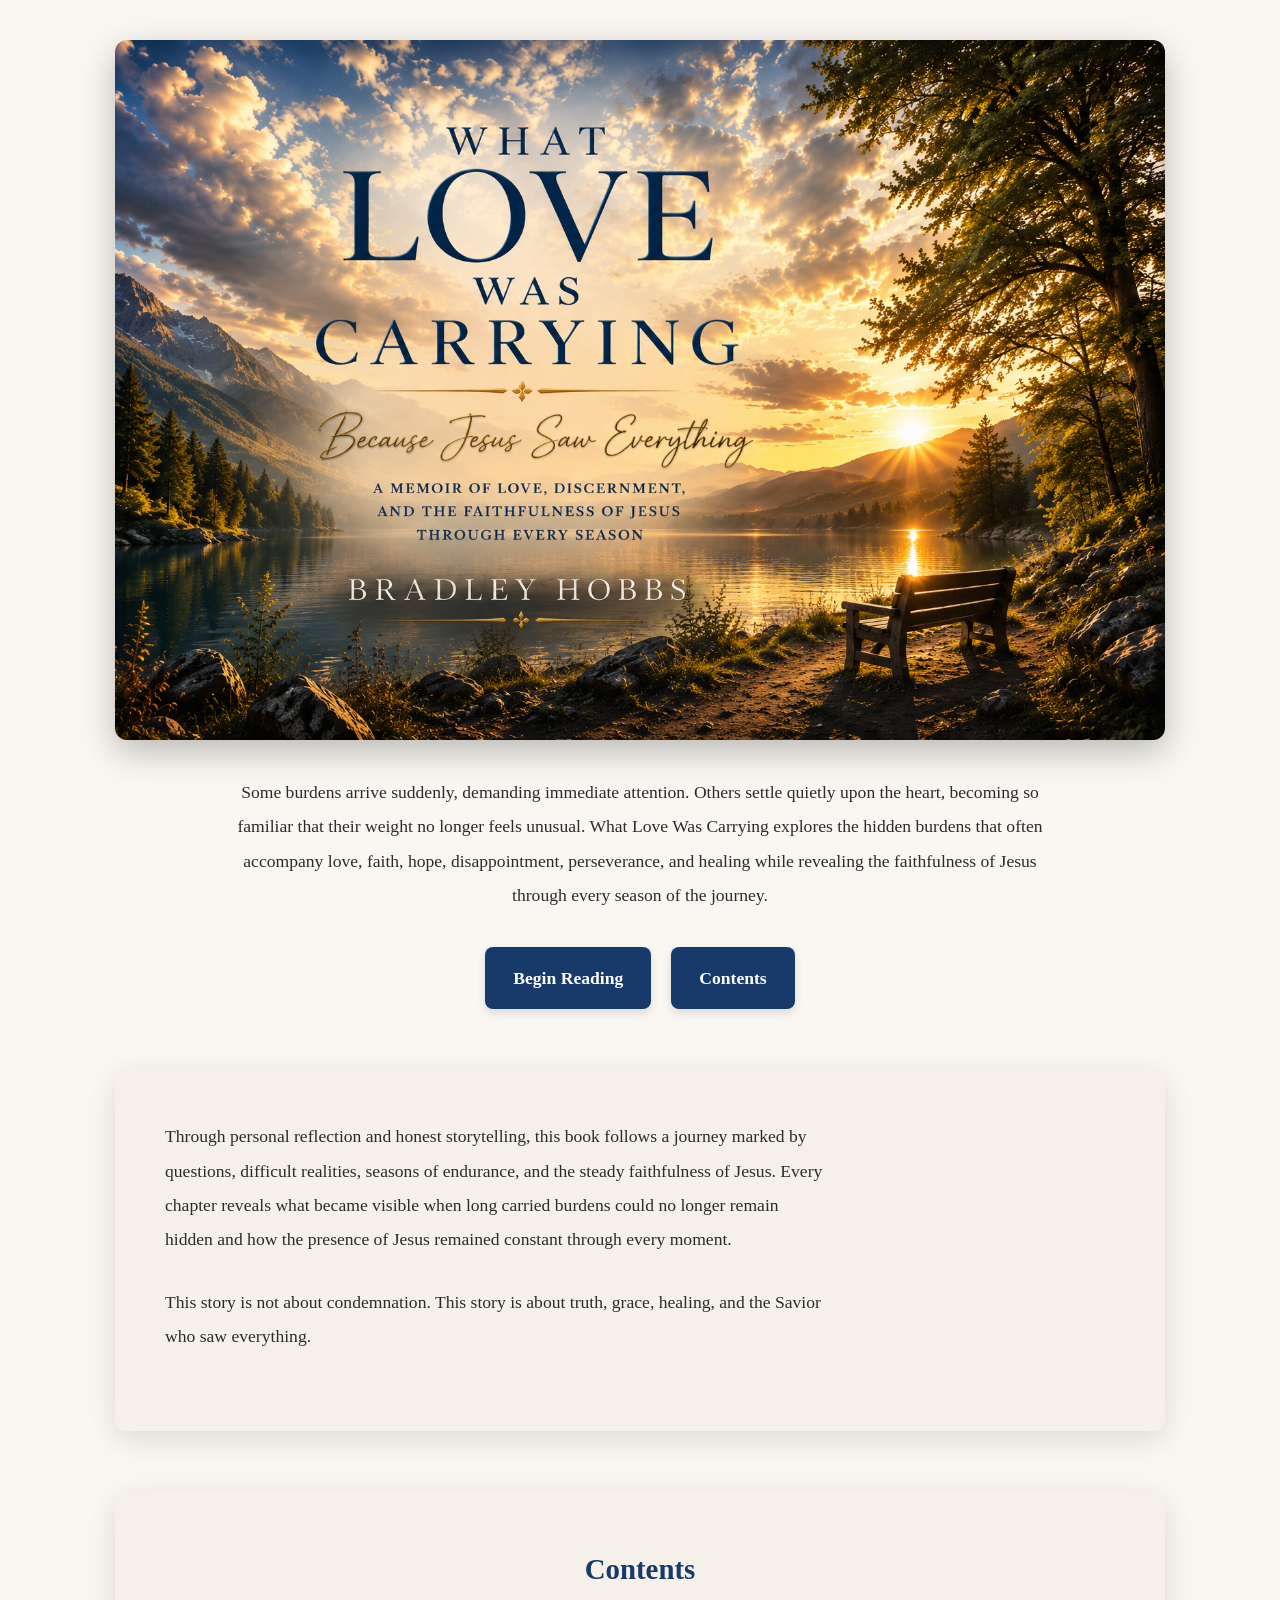
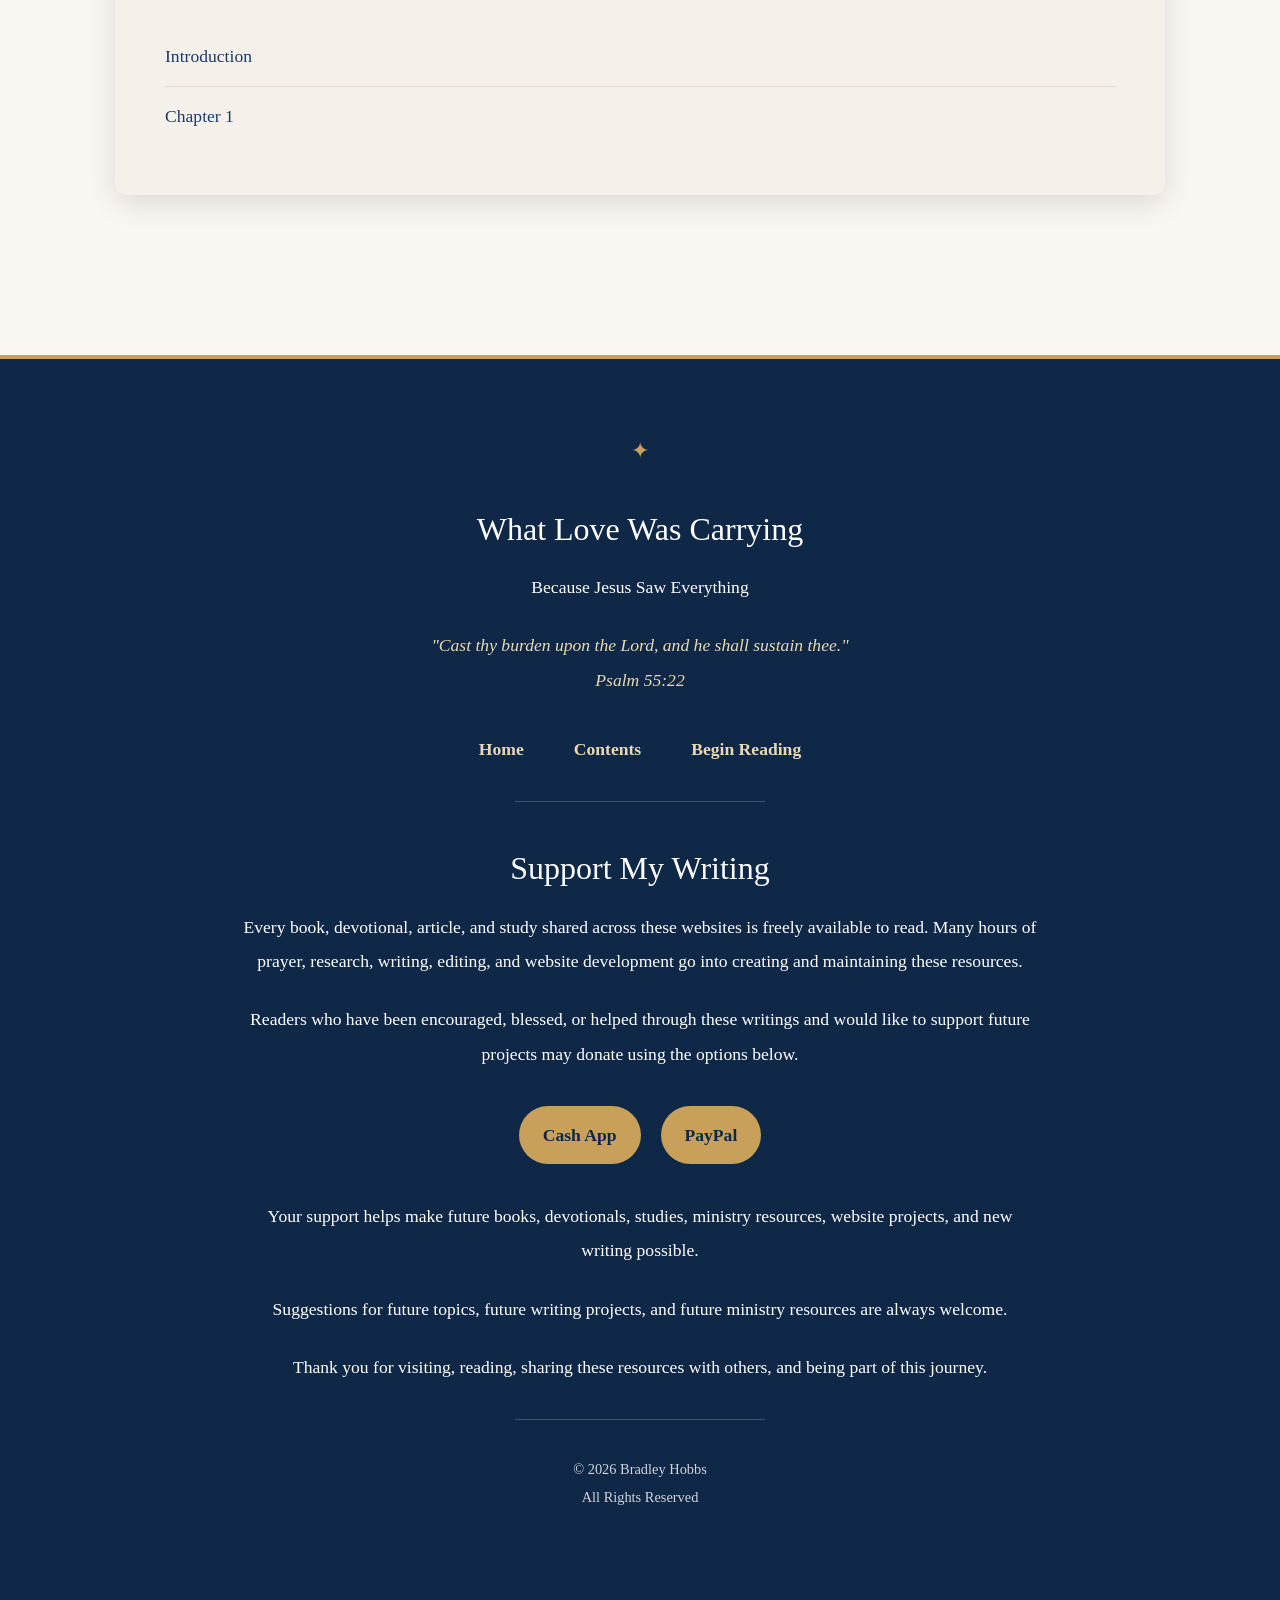
<file: index.html>
<!DOCTYPE html>
<html lang="en">
<head>
<meta charset="UTF-8">
<meta
name="viewport"
content="width=device-width, initial-scale=1.0">
<meta
name="description"
content="What Love Was Carrying: Because Jesus Saw Everything by Bradley Hobbs">
<title>
What Love Was Carrying
</title>
<link
rel="stylesheet"
href="style.css">
</head>
<body>
<main class="book-container">
<section class="hero-banner">
<img
src="FD5F262C-CA86-4D98-80D8-877874C54ADC.png"
alt="What Love Was Carrying: Because Jesus Saw Everything"
class="hero-image">
<p class="hero-intro">
Some burdens arrive suddenly, demanding immediate attention. Others settle quietly upon the heart, becoming so familiar that their weight no longer feels unusual. What Love Was Carrying explores the hidden burdens that often accompany love, faith, hope, disappointment, perseverance, and healing while revealing the faithfulness of Jesus through every season of the journey.
</p>
<div class="book-navigation">
<a href="intro.html">
Begin Reading
</a>
<a href="contents.html">
Contents
</a>
</div>
</section>
<section class="book-description">
<p>
Through personal reflection and honest storytelling, this book follows a journey marked by questions, difficult realities, seasons of endurance, and the steady faithfulness of Jesus. Every chapter reveals what became visible when long carried burdens could no longer remain hidden and how the presence of Jesus remained constant through every moment.
</p>
<p>
This story is not about condemnation. This story is about truth, grace, healing, and the Savior who saw everything.
</p>
</section>
<section class="contents-preview">
<h3>
Contents
</h3>
<ul>
<li>
<a href="intro.html">
Introduction
</a>
</li>
<li>
<a href="chapter1.html">
Chapter 1
</a>
</li>
</ul>
</section>
</main>
<div id="footer-placeholder"></div>
<script>
fetch("footer.html")
.then(response => response.text())
.then(data => {
document.getElementById("footer-placeholder").innerHTML = data;
});
</script>
</body>
</html>
</file>
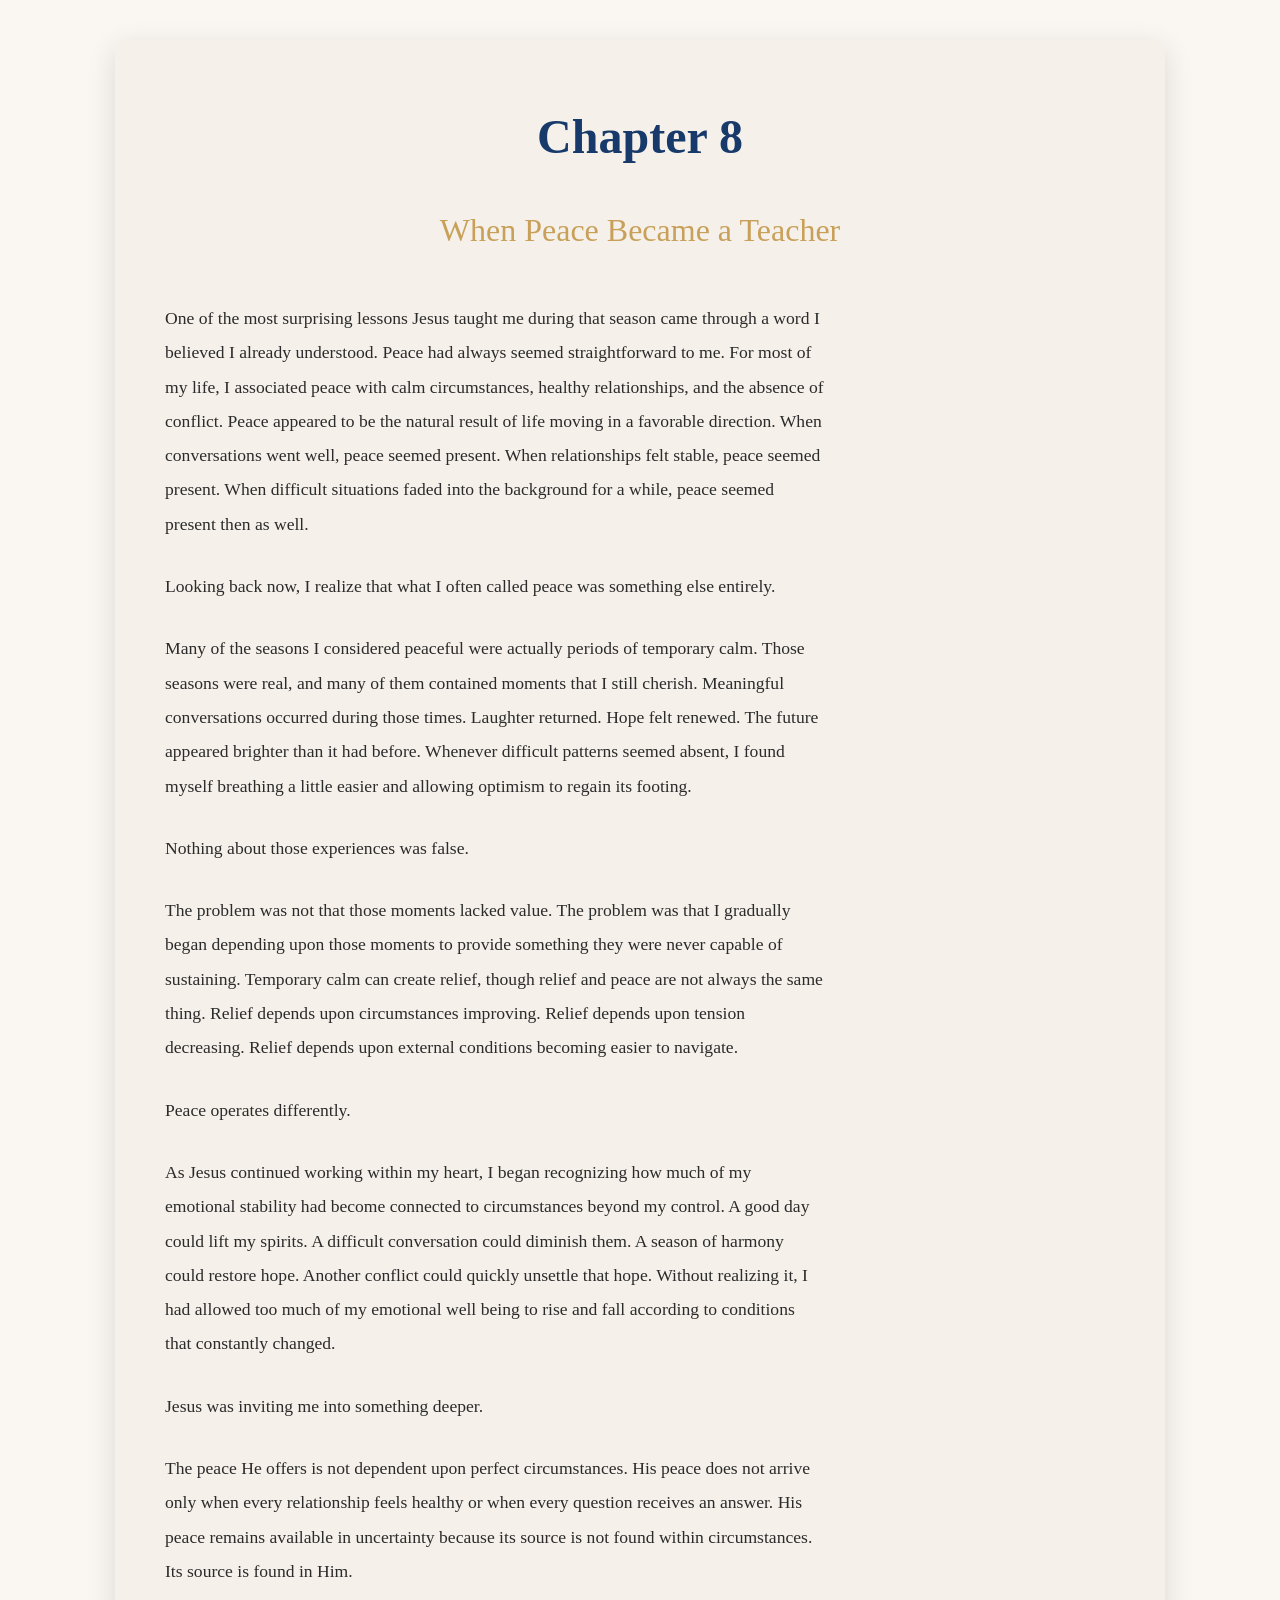
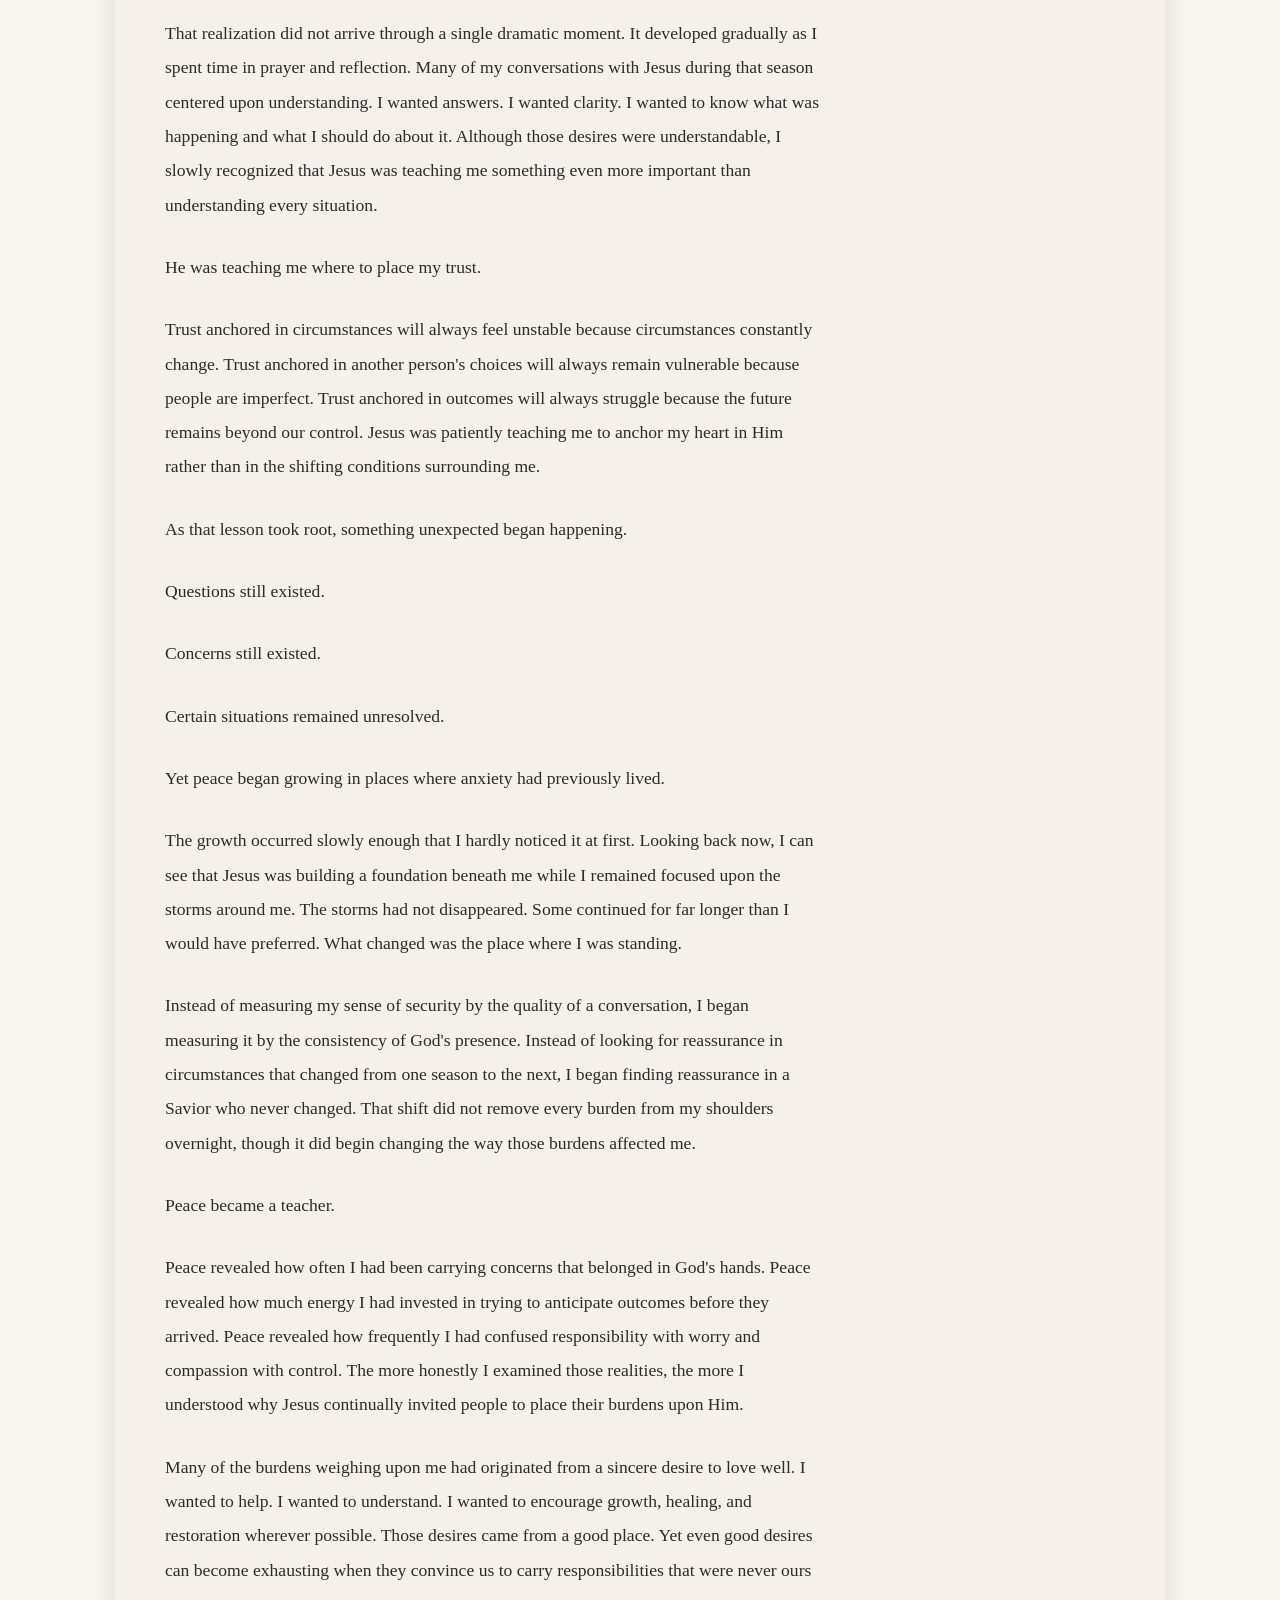
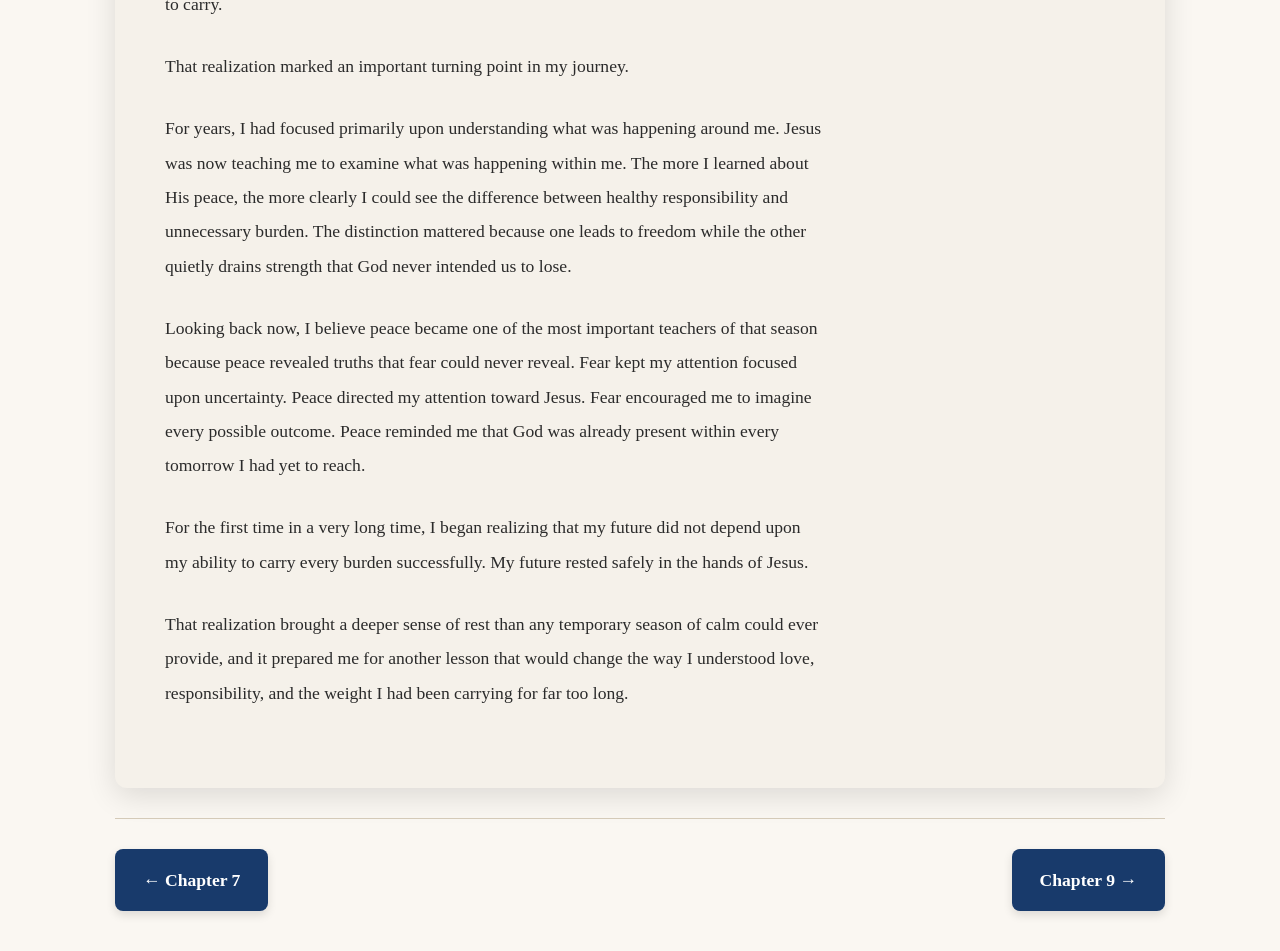
<file: chaoter8.html>
<!DOCTYPE html>
<html lang="en">
<head>
<meta charset="UTF-8">
<title>
Chapter 8 | When Peace Became a Teacher
</title>
<link
rel="stylesheet"
href="style.css">
</head>
<body>
<main class="chapter-container">
<section class="chapter-content">
<h1>
Chapter 8
</h1>
<h2>
When Peace Became a Teacher
</h2>
<p>
One of the most surprising lessons Jesus taught me during that season came through a word I believed I already understood. Peace had always seemed straightforward to me. For most of my life, I associated peace with calm circumstances, healthy relationships, and the absence of conflict. Peace appeared to be the natural result of life moving in a favorable direction. When conversations went well, peace seemed present. When relationships felt stable, peace seemed present. When difficult situations faded into the background for a while, peace seemed present then as well.
</p>
<p>
Looking back now, I realize that what I often called peace was something else entirely.
</p>
<p>
Many of the seasons I considered peaceful were actually periods of temporary calm. Those seasons were real, and many of them contained moments that I still cherish. Meaningful conversations occurred during those times. Laughter returned. Hope felt renewed. The future appeared brighter than it had before. Whenever difficult patterns seemed absent, I found myself breathing a little easier and allowing optimism to regain its footing.
</p>
<p>
Nothing about those experiences was false.
</p>
<p>
The problem was not that those moments lacked value. The problem was that I gradually began depending upon those moments to provide something they were never capable of sustaining. Temporary calm can create relief, though relief and peace are not always the same thing. Relief depends upon circumstances improving. Relief depends upon tension decreasing. Relief depends upon external conditions becoming easier to navigate.
</p>
<p>
Peace operates differently.
</p>
<p>
As Jesus continued working within my heart, I began recognizing how much of my emotional stability had become connected to circumstances beyond my control. A good day could lift my spirits. A difficult conversation could diminish them. A season of harmony could restore hope. Another conflict could quickly unsettle that hope. Without realizing it, I had allowed too much of my emotional well being to rise and fall according to conditions that constantly changed.
</p>
<p>
Jesus was inviting me into something deeper.
</p>
<p>
The peace He offers is not dependent upon perfect circumstances. His peace does not arrive only when every relationship feels healthy or when every question receives an answer. His peace remains available in uncertainty because its source is not found within circumstances. Its source is found in Him.
</p>
<p>
That realization did not arrive through a single dramatic moment. It developed gradually as I spent time in prayer and reflection. Many of my conversations with Jesus during that season centered upon understanding. I wanted answers. I wanted clarity. I wanted to know what was happening and what I should do about it. Although those desires were understandable, I slowly recognized that Jesus was teaching me something even more important than understanding every situation.
</p>
<p>
He was teaching me where to place my trust.
</p>
<p>
Trust anchored in circumstances will always feel unstable because circumstances constantly change. Trust anchored in another person's choices will always remain vulnerable because people are imperfect. Trust anchored in outcomes will always struggle because the future remains beyond our control. Jesus was patiently teaching me to anchor my heart in Him rather than in the shifting conditions surrounding me.
</p>
<p>
As that lesson took root, something unexpected began happening.
</p>
<p>
Questions still existed.
</p>
<p>
Concerns still existed.
</p>
<p>
Certain situations remained unresolved.
</p>
<p>
Yet peace began growing in places where anxiety had previously lived.
</p>
<p>
The growth occurred slowly enough that I hardly noticed it at first. Looking back now, I can see that Jesus was building a foundation beneath me while I remained focused upon the storms around me. The storms had not disappeared. Some continued for far longer than I would have preferred. What changed was the place where I was standing.
</p>
<p>
Instead of measuring my sense of security by the quality of a conversation, I began measuring it by the consistency of God's presence. Instead of looking for reassurance in circumstances that changed from one season to the next, I began finding reassurance in a Savior who never changed. That shift did not remove every burden from my shoulders overnight, though it did begin changing the way those burdens affected me.
</p>
<p>
Peace became a teacher.
</p>
<p>
Peace revealed how often I had been carrying concerns that belonged in God's hands. Peace revealed how much energy I had invested in trying to anticipate outcomes before they arrived. Peace revealed how frequently I had confused responsibility with worry and compassion with control. The more honestly I examined those realities, the more I understood why Jesus continually invited people to place their burdens upon Him.
</p>
<p>
Many of the burdens weighing upon me had originated from a sincere desire to love well. I wanted to help. I wanted to understand. I wanted to encourage growth, healing, and restoration wherever possible. Those desires came from a good place. Yet even good desires can become exhausting when they convince us to carry responsibilities that were never ours to carry.
</p>
<p>
That realization marked an important turning point in my journey.
</p>
<p>
For years, I had focused primarily upon understanding what was happening around me. Jesus was now teaching me to examine what was happening within me. The more I learned about His peace, the more clearly I could see the difference between healthy responsibility and unnecessary burden. The distinction mattered because one leads to freedom while the other quietly drains strength that God never intended us to lose.
</p>
<p>
Looking back now, I believe peace became one of the most important teachers of that season because peace revealed truths that fear could never reveal. Fear kept my attention focused upon uncertainty. Peace directed my attention toward Jesus. Fear encouraged me to imagine every possible outcome. Peace reminded me that God was already present within every tomorrow I had yet to reach.
</p>
<p>
For the first time in a very long time, I began realizing that my future did not depend upon my ability to carry every burden successfully. My future rested safely in the hands of Jesus.
</p>
<p>
That realization brought a deeper sense of rest than any temporary season of calm could ever provide, and it prepared me for another lesson that would change the way I understood love, responsibility, and the weight I had been carrying for far too long.
</p>
</section>
<nav class="chapter-navigation">
<a href="chapter7.html">
← Chapter 7
</a>
<a href="chapter9.html">
Chapter 9 →
</a>
</nav>
</main>
</body>
</html>
</file>
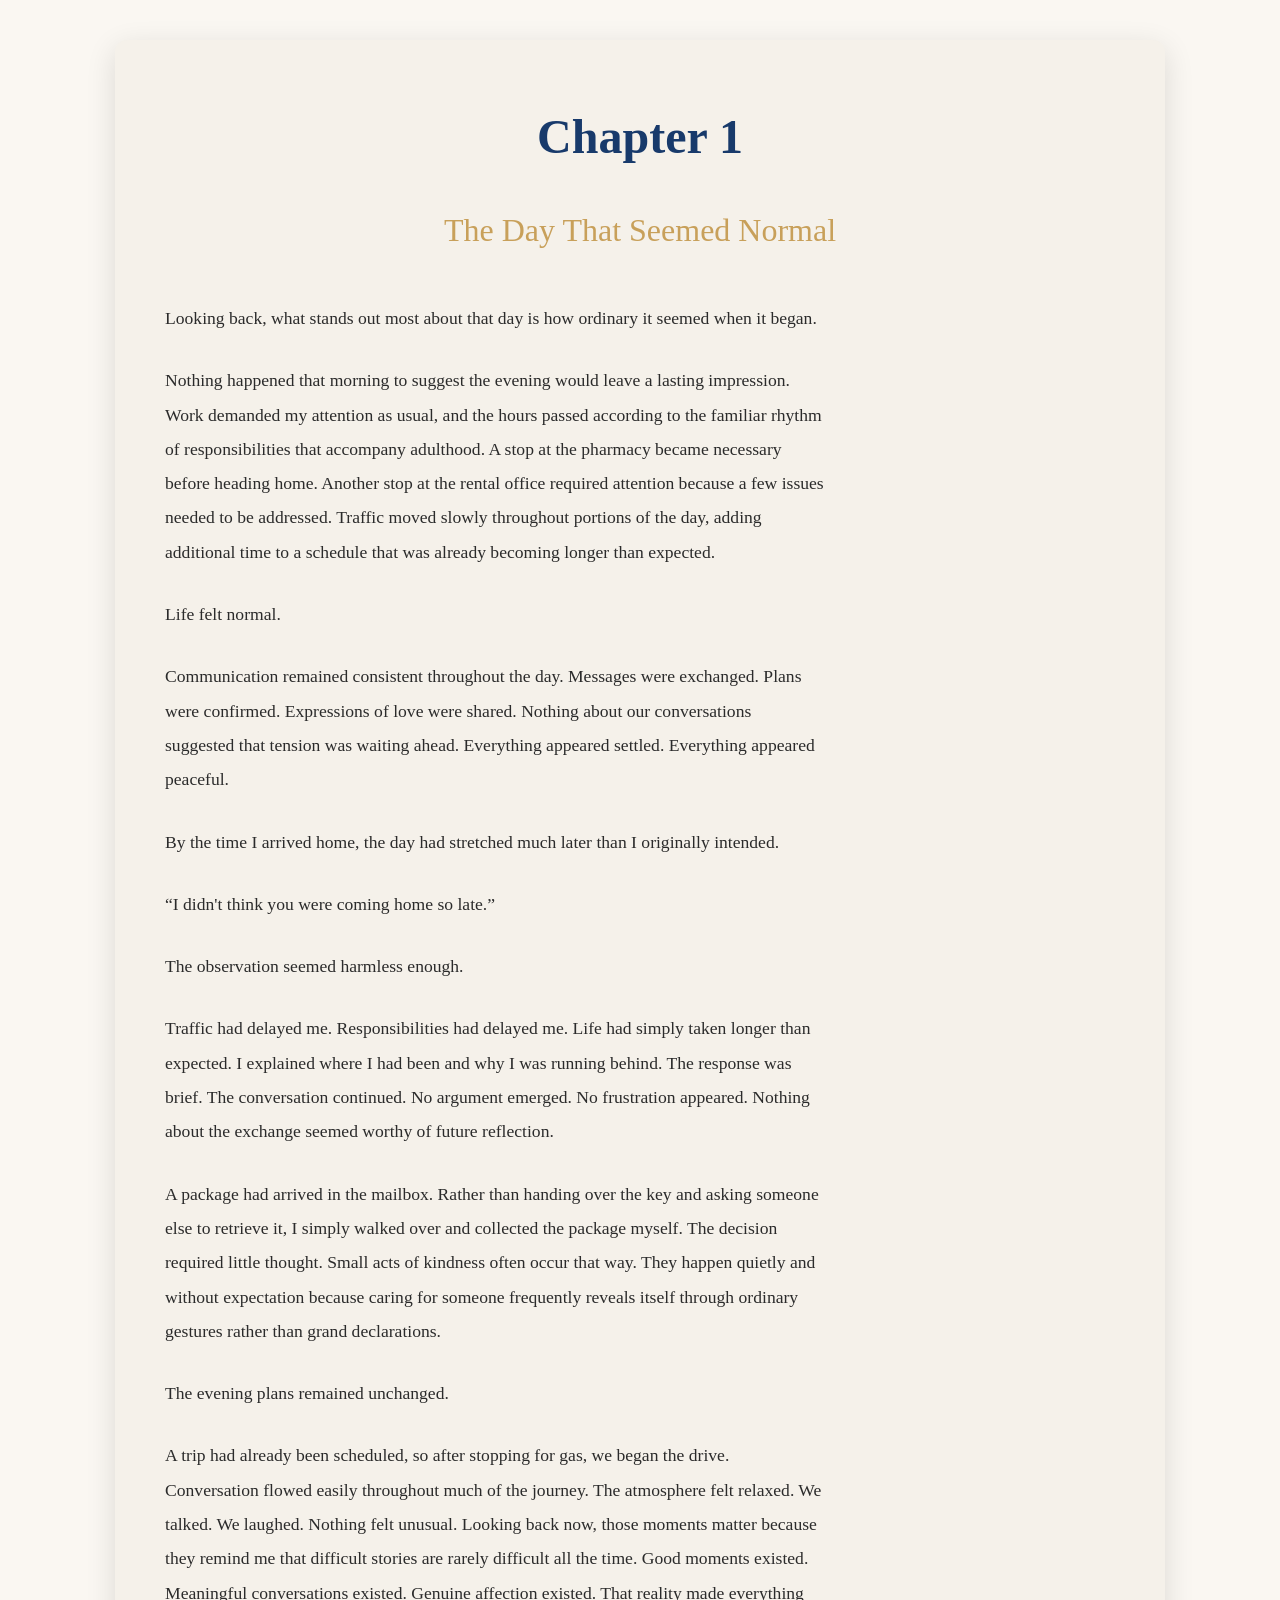
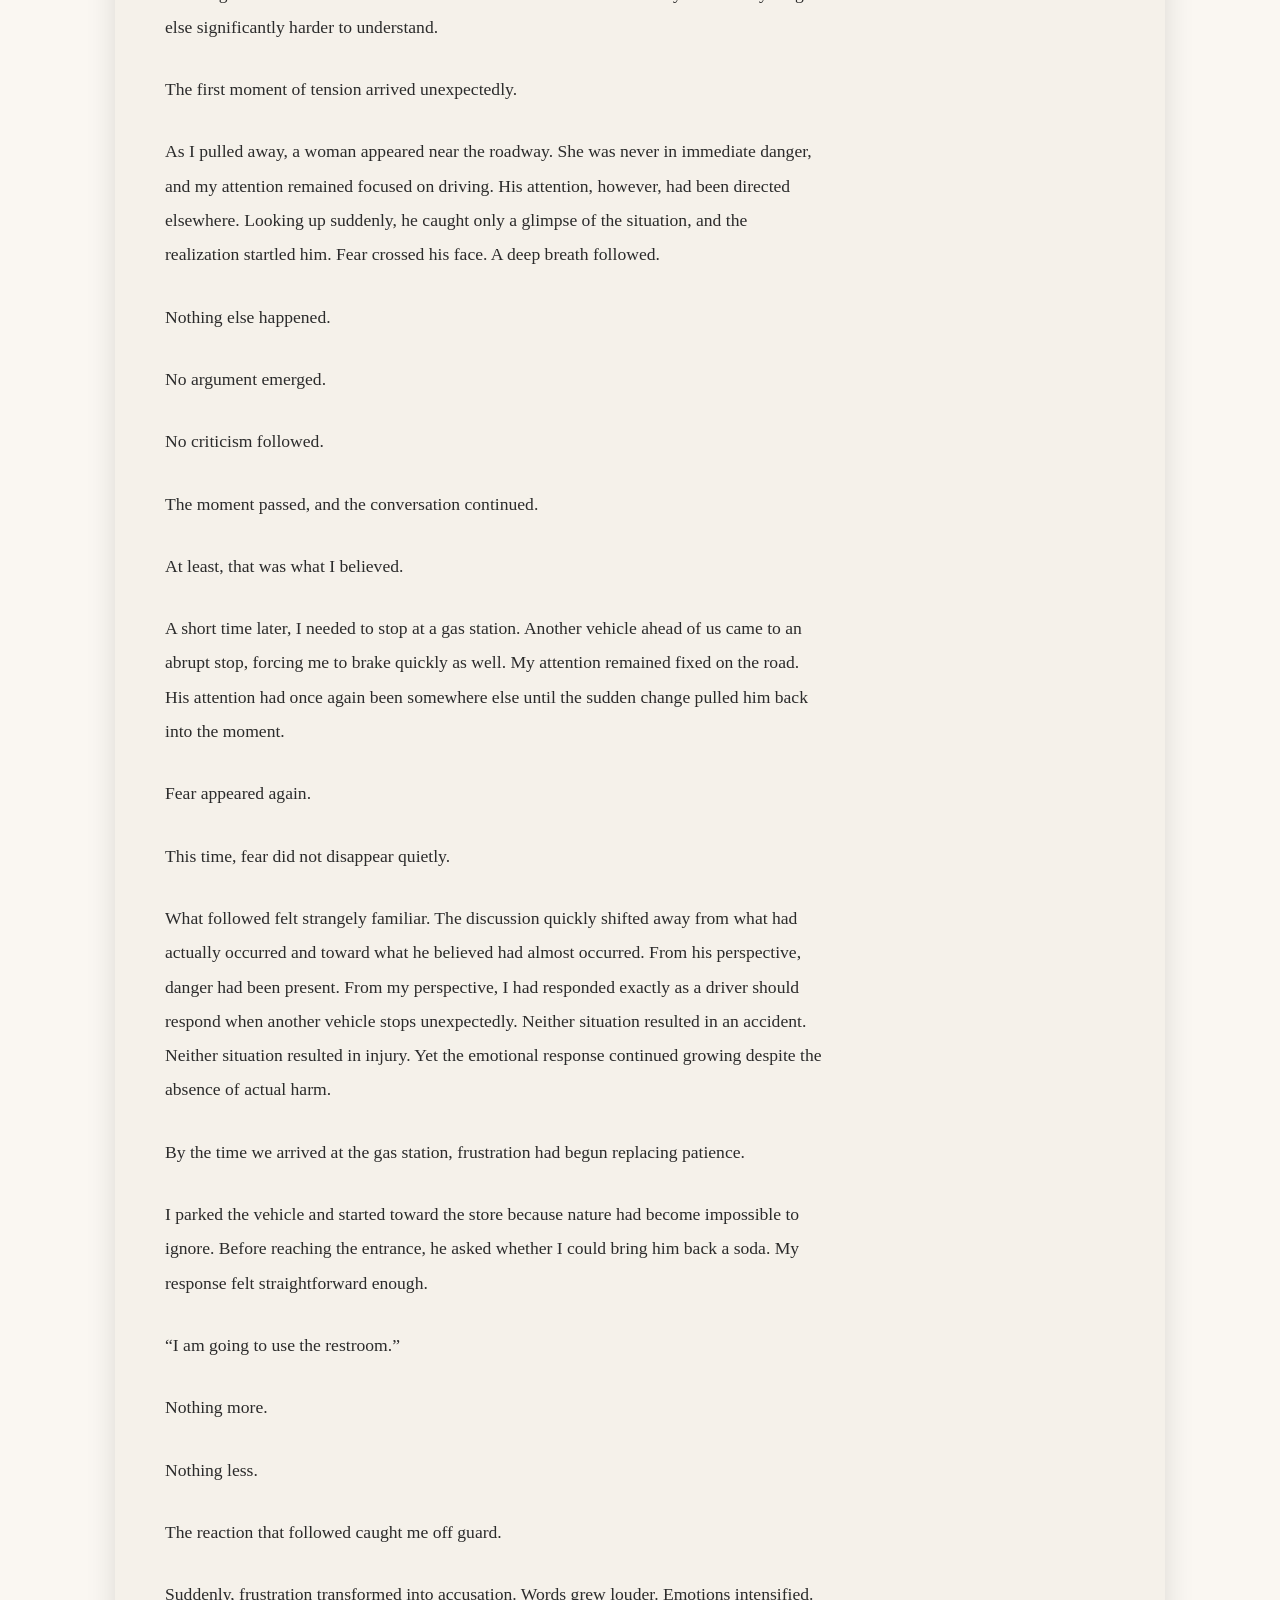
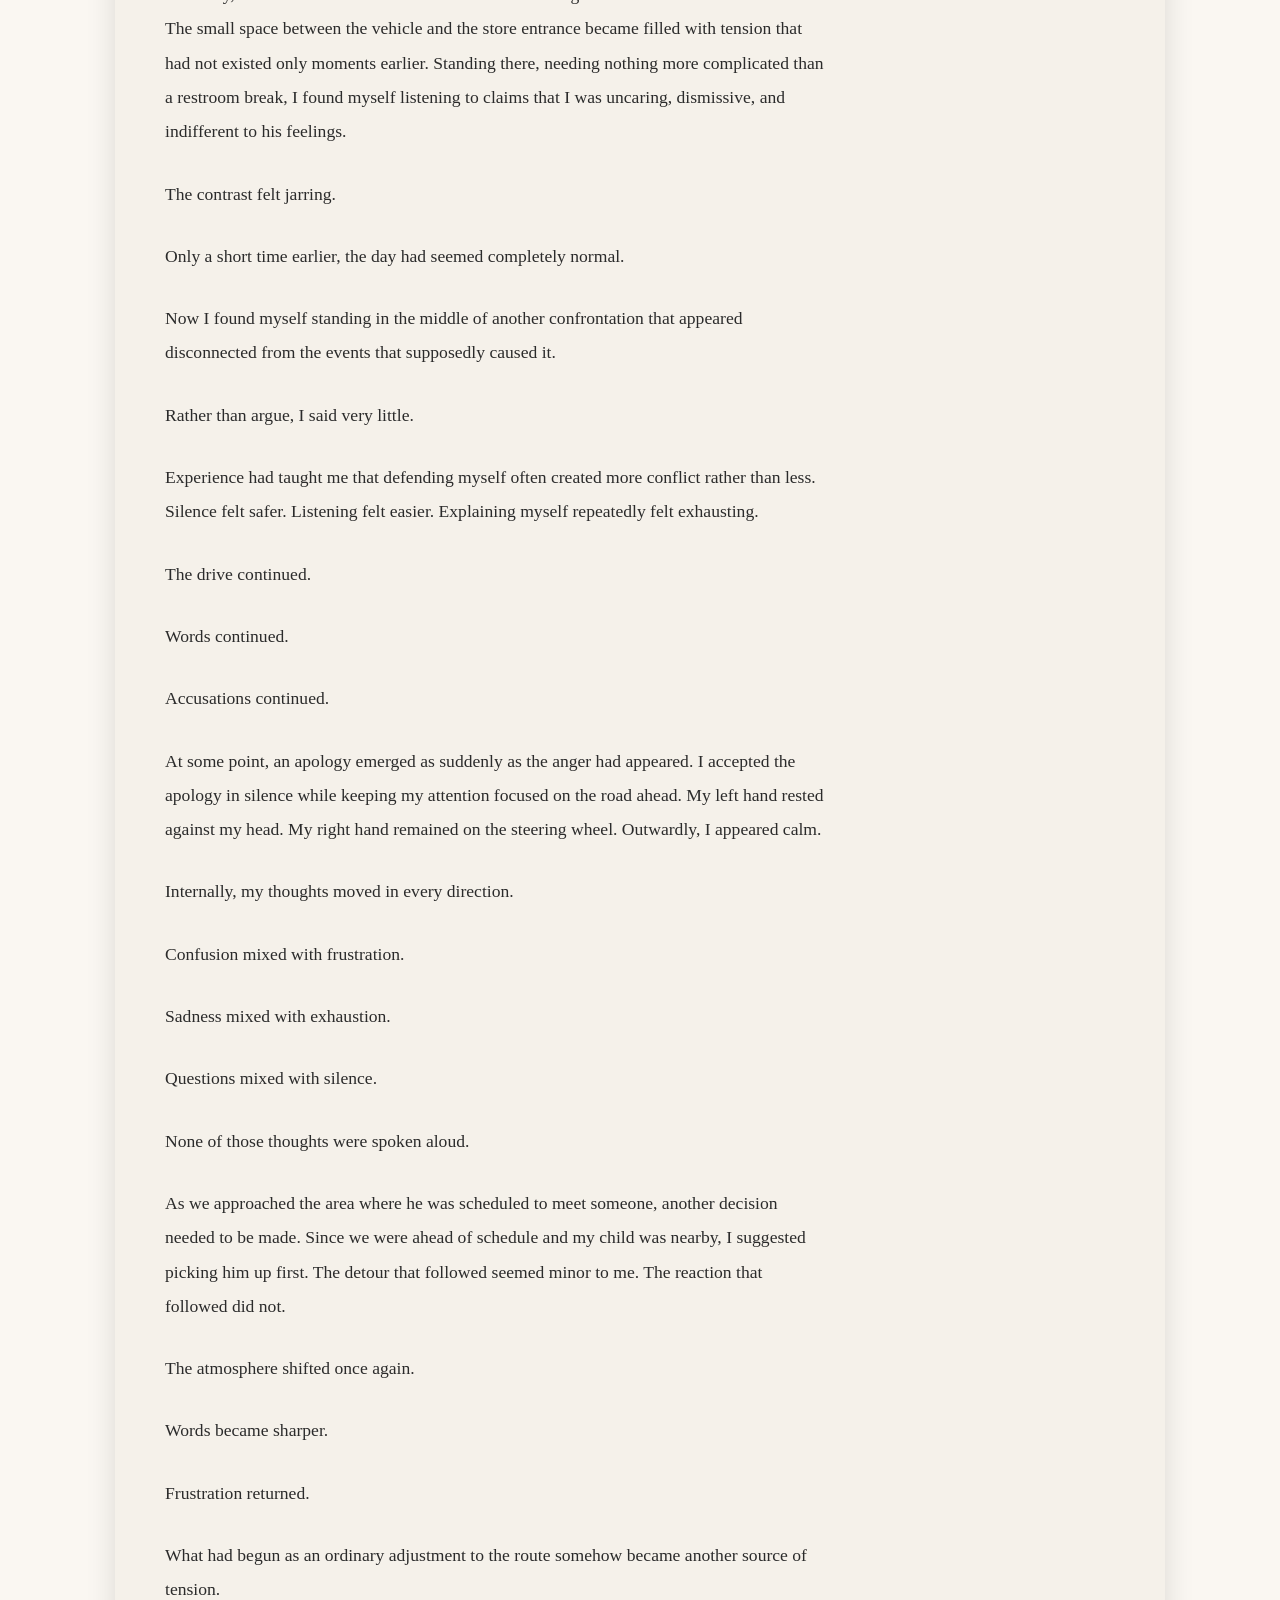
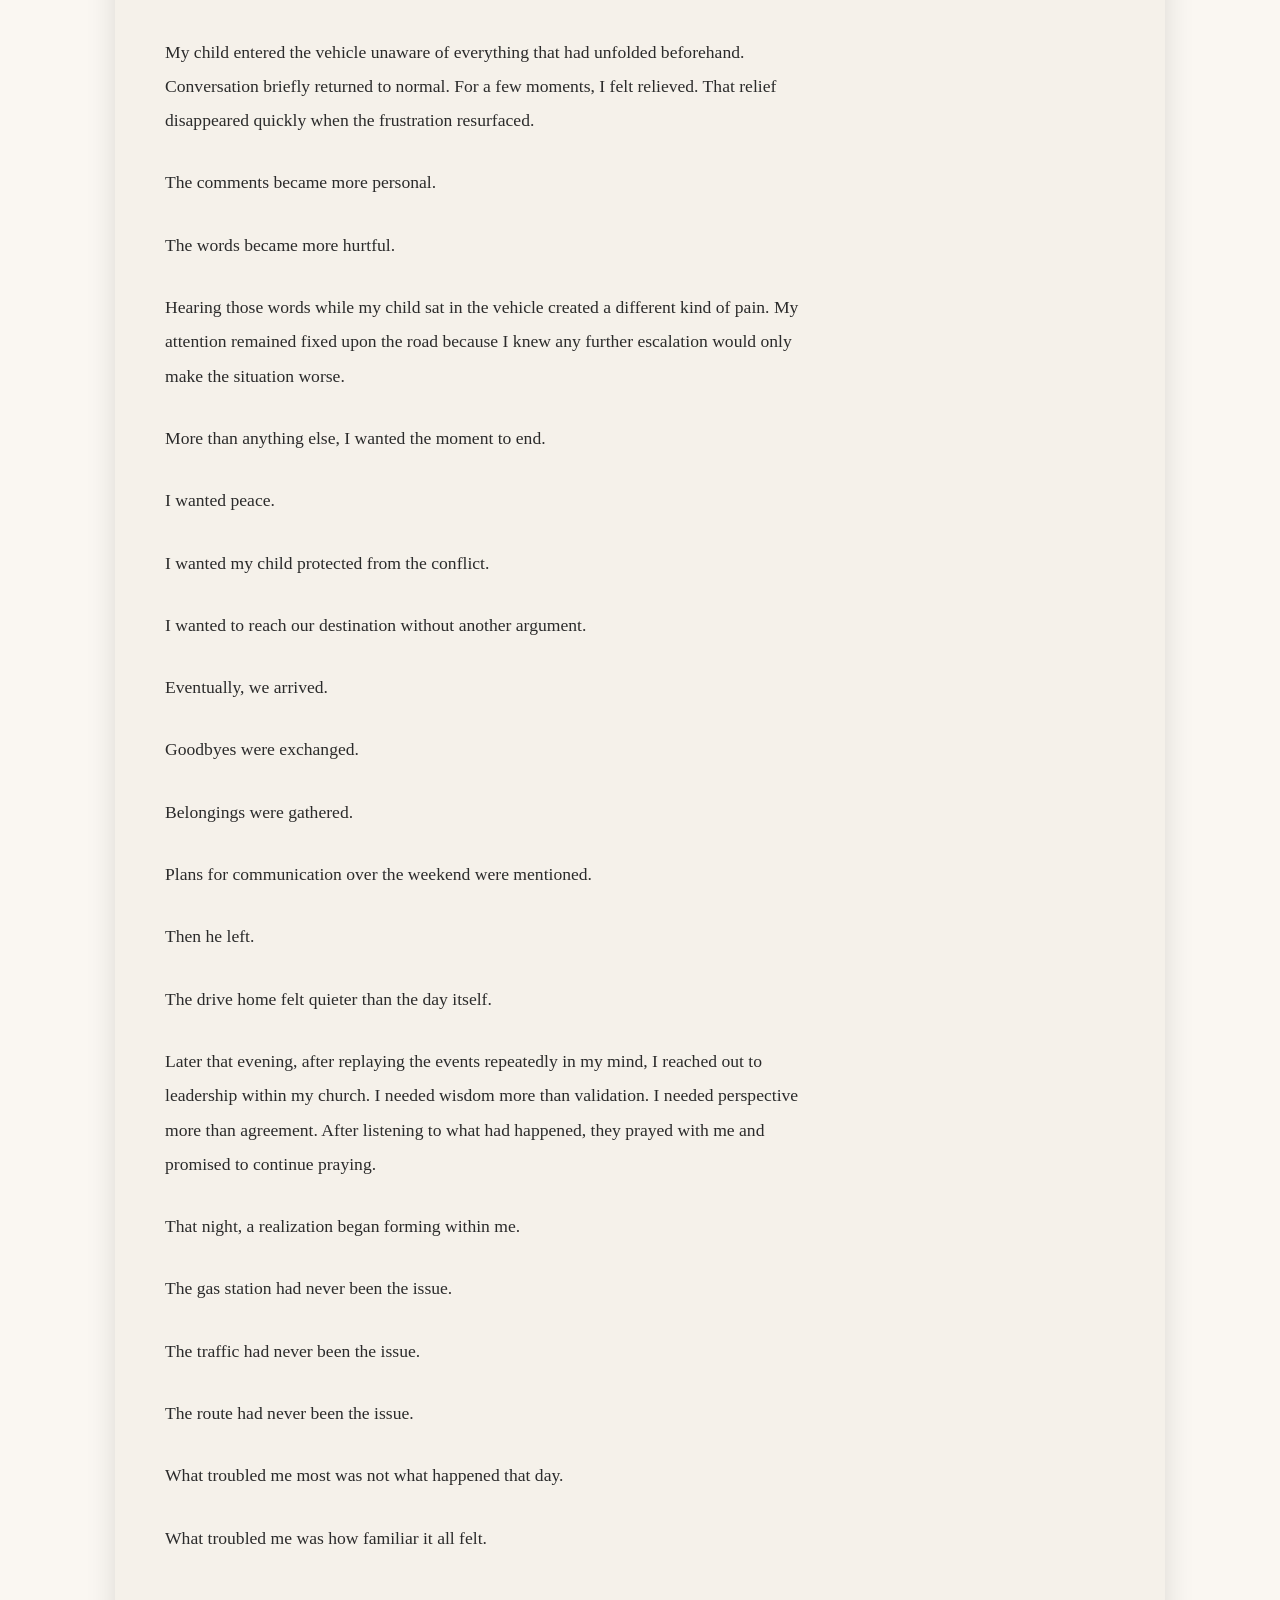
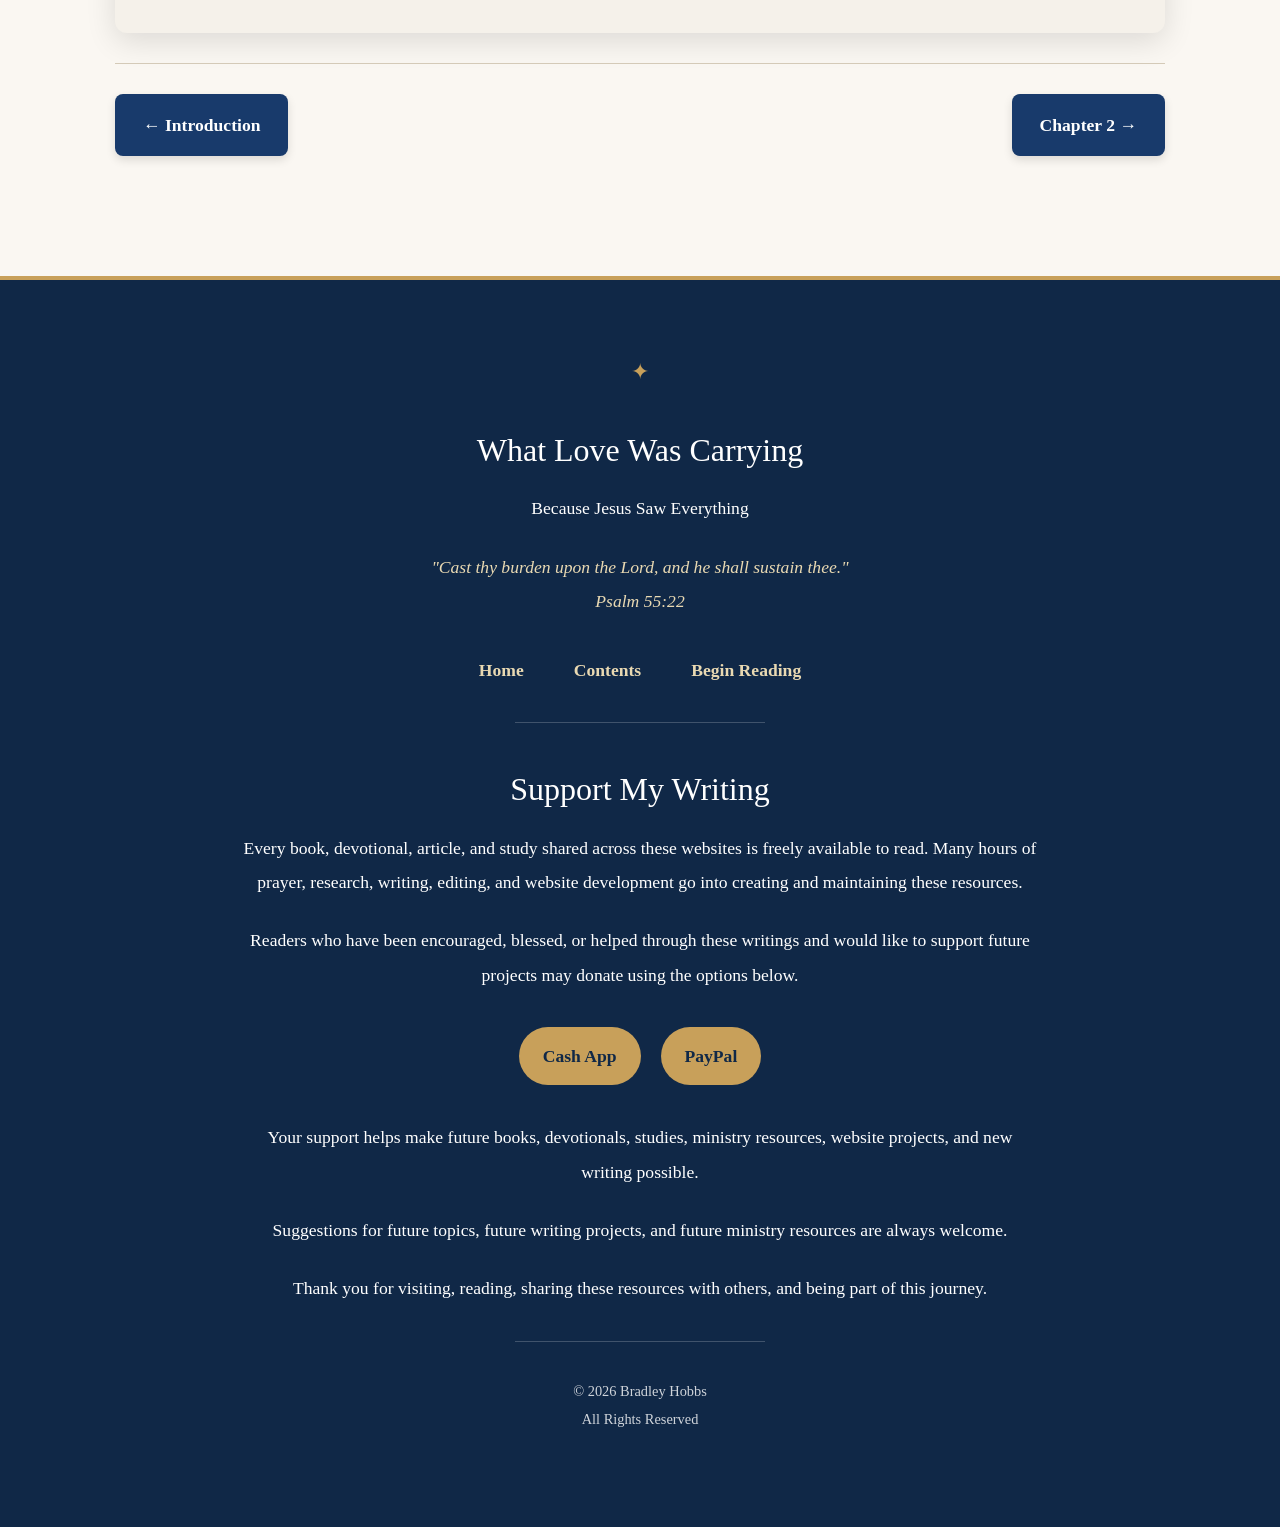
<file: chapter1.html>
<!DOCTYPE html>
<html lang="en">
<head>
<meta charset="UTF-8">
<meta
name="viewport"
content="width=device-width, initial-scale=1.0">
<title>
Chapter 1 | The Day That Seemed Normal
</title>
<meta
name="description"
content="Chapter 1 of What Love Was Carrying: Because Jesus Saw Everything by Bradley Hobbs.">
<link
rel="stylesheet"
href="style.css">
</head>
<body>
<main class="chapter-container">
<section class="chapter-content">
<h1>
Chapter 1
</h1>
<h2>
The Day That Seemed Normal
</h2>
<p>
Looking back, what stands out most about that day is how ordinary it seemed when it began.
</p>
<p>
Nothing happened that morning to suggest the evening would leave a lasting impression. Work demanded my attention as usual, and the hours passed according to the familiar rhythm of responsibilities that accompany adulthood. A stop at the pharmacy became necessary before heading home. Another stop at the rental office required attention because a few issues needed to be addressed. Traffic moved slowly throughout portions of the day, adding additional time to a schedule that was already becoming longer than expected.
</p>
<p>
Life felt normal.
</p>
<p>
Communication remained consistent throughout the day. Messages were exchanged. Plans were confirmed. Expressions of love were shared. Nothing about our conversations suggested that tension was waiting ahead. Everything appeared settled. Everything appeared peaceful.
</p>
<p>
By the time I arrived home, the day had stretched much later than I originally intended.
</p>
<p>
“I didn't think you were coming home so late.”
</p>
<p>
The observation seemed harmless enough.
</p>
<p>
Traffic had delayed me. Responsibilities had delayed me. Life had simply taken longer than expected. I explained where I had been and why I was running behind. The response was brief. The conversation continued. No argument emerged. No frustration appeared. Nothing about the exchange seemed worthy of future reflection.
</p>
<p>
A package had arrived in the mailbox. Rather than handing over the key and asking someone else to retrieve it, I simply walked over and collected the package myself. The decision required little thought. Small acts of kindness often occur that way. They happen quietly and without expectation because caring for someone frequently reveals itself through ordinary gestures rather than grand declarations.
</p>
<p>
The evening plans remained unchanged.
</p>
<p>
A trip had already been scheduled, so after stopping for gas, we began the drive. Conversation flowed easily throughout much of the journey. The atmosphere felt relaxed. We talked. We laughed. Nothing felt unusual. Looking back now, those moments matter because they remind me that difficult stories are rarely difficult all the time. Good moments existed. Meaningful conversations existed. Genuine affection existed. That reality made everything else significantly harder to understand.
</p>
<p>
The first moment of tension arrived unexpectedly.
</p>
<p>
As I pulled away, a woman appeared near the roadway. She was never in immediate danger, and my attention remained focused on driving. His attention, however, had been directed elsewhere. Looking up suddenly, he caught only a glimpse of the situation, and the realization startled him. Fear crossed his face. A deep breath followed.
</p>
<p>
Nothing else happened.
</p>
<p>
No argument emerged.
</p>
<p>
No criticism followed.
</p>
<p>
The moment passed, and the conversation continued.
</p>
<p>
At least, that was what I believed.
</p>
<p>
A short time later, I needed to stop at a gas station. Another vehicle ahead of us came to an abrupt stop, forcing me to brake quickly as well. My attention remained fixed on the road. His attention had once again been somewhere else until the sudden change pulled him back into the moment.
</p>
<p>
Fear appeared again.
</p>
<p>
This time, fear did not disappear quietly.
</p>
<p>
What followed felt strangely familiar. The discussion quickly shifted away from what had actually occurred and toward what he believed had almost occurred. From his perspective, danger had been present. From my perspective, I had responded exactly as a driver should respond when another vehicle stops unexpectedly. Neither situation resulted in an accident. Neither situation resulted in injury. Yet the emotional response continued growing despite the absence of actual harm.
</p>
<p>
By the time we arrived at the gas station, frustration had begun replacing patience.
</p>
<p>
I parked the vehicle and started toward the store because nature had become impossible to ignore. Before reaching the entrance, he asked whether I could bring him back a soda. My response felt straightforward enough.
</p>
<p>
“I am going to use the restroom.”
</p>
<p>
Nothing more.
</p>
<p>
Nothing less.
</p>
<p>
The reaction that followed caught me off guard.
</p>
<p>
Suddenly, frustration transformed into accusation. Words grew louder. Emotions intensified. The small space between the vehicle and the store entrance became filled with tension that had not existed only moments earlier. Standing there, needing nothing more complicated than a restroom break, I found myself listening to claims that I was uncaring, dismissive, and indifferent to his feelings.
</p>
<p>
The contrast felt jarring.
</p>
<p>
Only a short time earlier, the day had seemed completely normal.
</p>
<p>
Now I found myself standing in the middle of another confrontation that appeared disconnected from the events that supposedly caused it.
</p>
<p>
Rather than argue, I said very little.
</p>
<p>
Experience had taught me that defending myself often created more conflict rather than less. Silence felt safer. Listening felt easier. Explaining myself repeatedly felt exhausting.
</p>
<p>
The drive continued.
</p>
<p>
Words continued.
</p>
<p>
Accusations continued.
</p>
<p>
At some point, an apology emerged as suddenly as the anger had appeared. I accepted the apology in silence while keeping my attention focused on the road ahead. My left hand rested against my head. My right hand remained on the steering wheel. Outwardly, I appeared calm.
</p>
<p>
Internally, my thoughts moved in every direction.
</p>
<p>
Confusion mixed with frustration.
</p>
<p>
Sadness mixed with exhaustion.
</p>
<p>
Questions mixed with silence.
</p>
<p>
None of those thoughts were spoken aloud.
</p>
<p>
As we approached the area where he was scheduled to meet someone, another decision needed to be made. Since we were ahead of schedule and my child was nearby, I suggested picking him up first. The detour that followed seemed minor to me. The reaction that followed did not.
</p>
<p>
The atmosphere shifted once again.
</p>
<p>
Words became sharper.
</p>
<p>
Frustration returned.
</p>
<p>
What had begun as an ordinary adjustment to the route somehow became another source of tension.
</p>
<p>
My child entered the vehicle unaware of everything that had unfolded beforehand. Conversation briefly returned to normal. For a few moments, I felt relieved. That relief disappeared quickly when the frustration resurfaced.
</p>
<p>
The comments became more personal.
</p>
<p>
The words became more hurtful.
</p>
<p>
Hearing those words while my child sat in the vehicle created a different kind of pain. My attention remained fixed upon the road because I knew any further escalation would only make the situation worse.
</p>
<p>
More than anything else, I wanted the moment to end.
</p>
<p>
I wanted peace.
</p>
<p>
I wanted my child protected from the conflict.
</p>
<p>
I wanted to reach our destination without another argument.
</p>
<p>
Eventually, we arrived.
</p>
<p>
Goodbyes were exchanged.
</p>
<p>
Belongings were gathered.
</p>
<p>
Plans for communication over the weekend were mentioned.
</p>
<p>
Then he left.
</p>
<p>
The drive home felt quieter than the day itself.
</p>
<p>
Later that evening, after replaying the events repeatedly in my mind, I reached out to leadership within my church. I needed wisdom more than validation. I needed perspective more than agreement. After listening to what had happened, they prayed with me and promised to continue praying.
</p>
<p>
That night, a realization began forming within me.
</p>
<p>
The gas station had never been the issue.
</p>
<p>
The traffic had never been the issue.
</p>
<p>
The route had never been the issue.
</p>
<p>
What troubled me most was not what happened that day.
</p>
<p>
What troubled me was how familiar it all felt.
</p>
</section>
<nav class="chapter-navigation">
<a href="intro.html">
← Introduction
</a>
<a href="chapter2.html">
Chapter 2 →
</a>
</nav>
</main>
<div id="footer-placeholder"></div>
<script>
fetch("footer.html")
.then(response => response.text())
.then(data => {
document.getElementById("footer-placeholder").innerHTML = data;
});
</script>
</body>
</html>
</file>
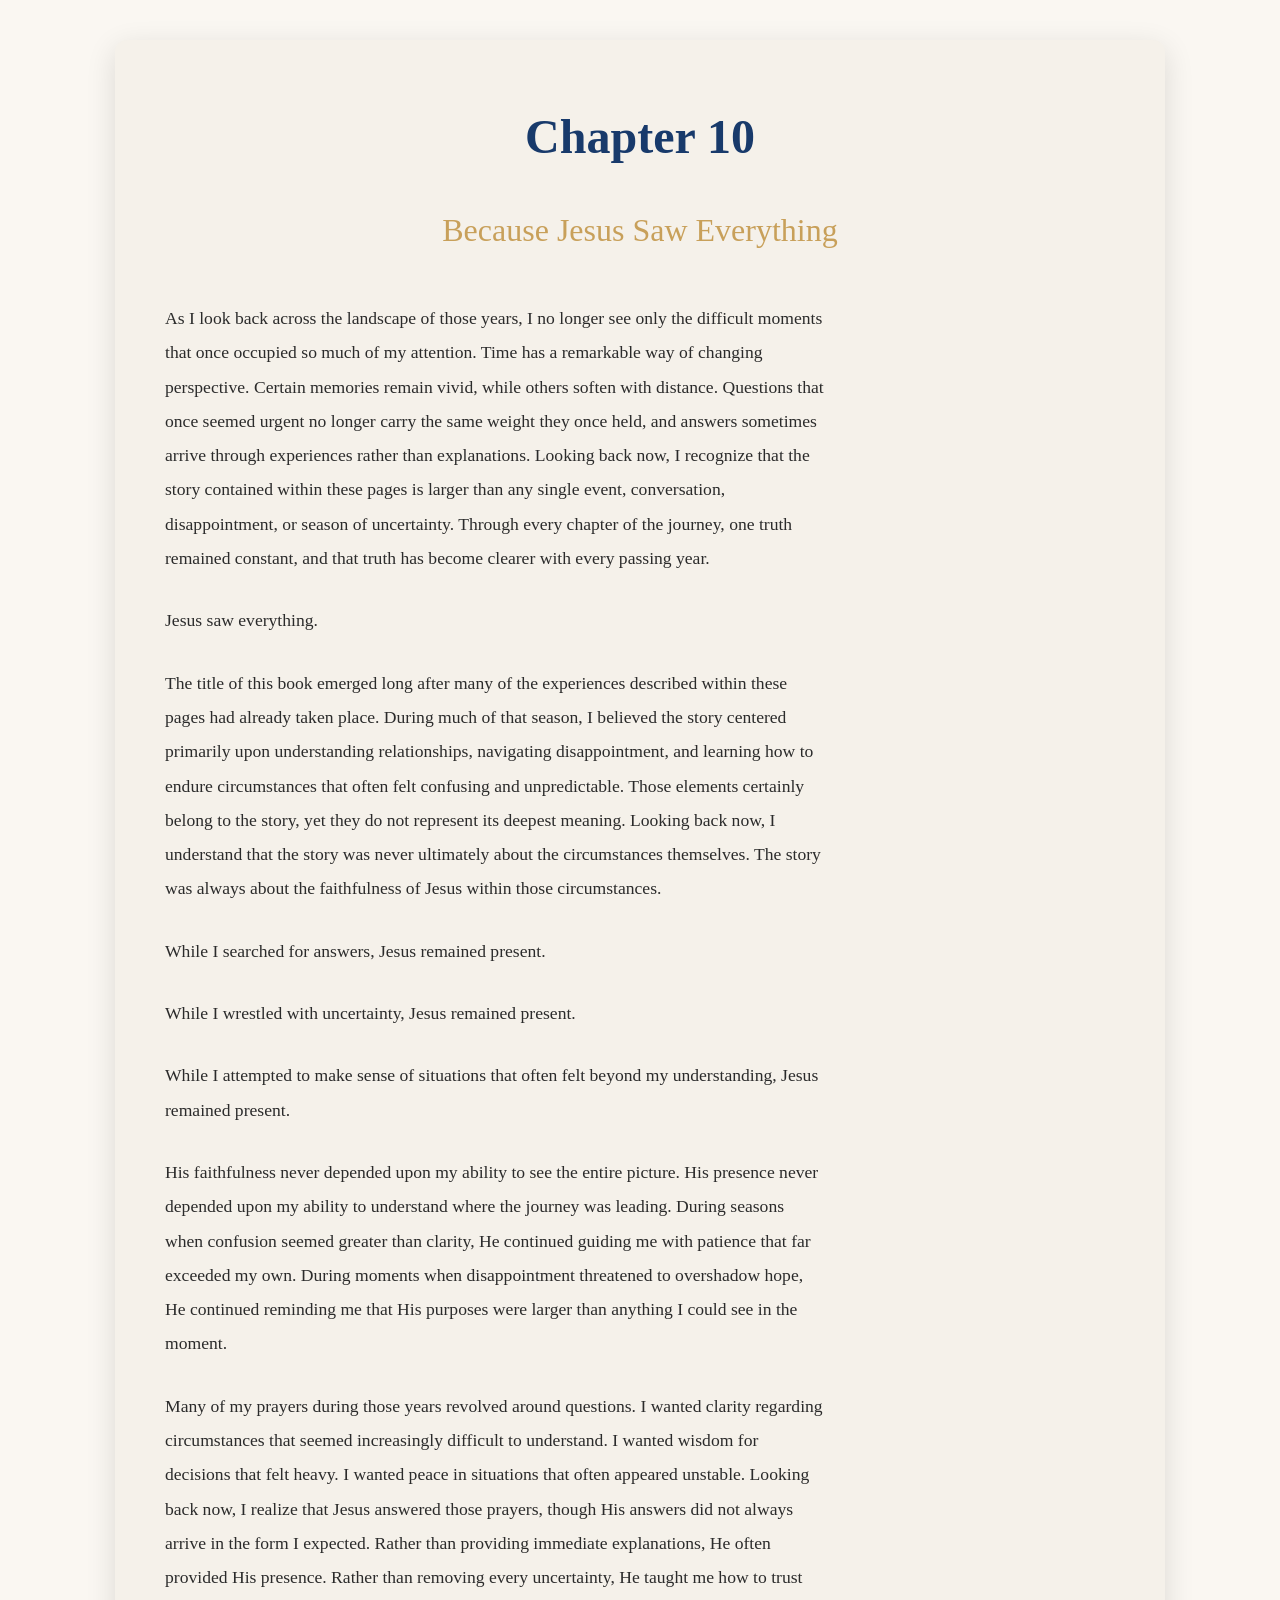
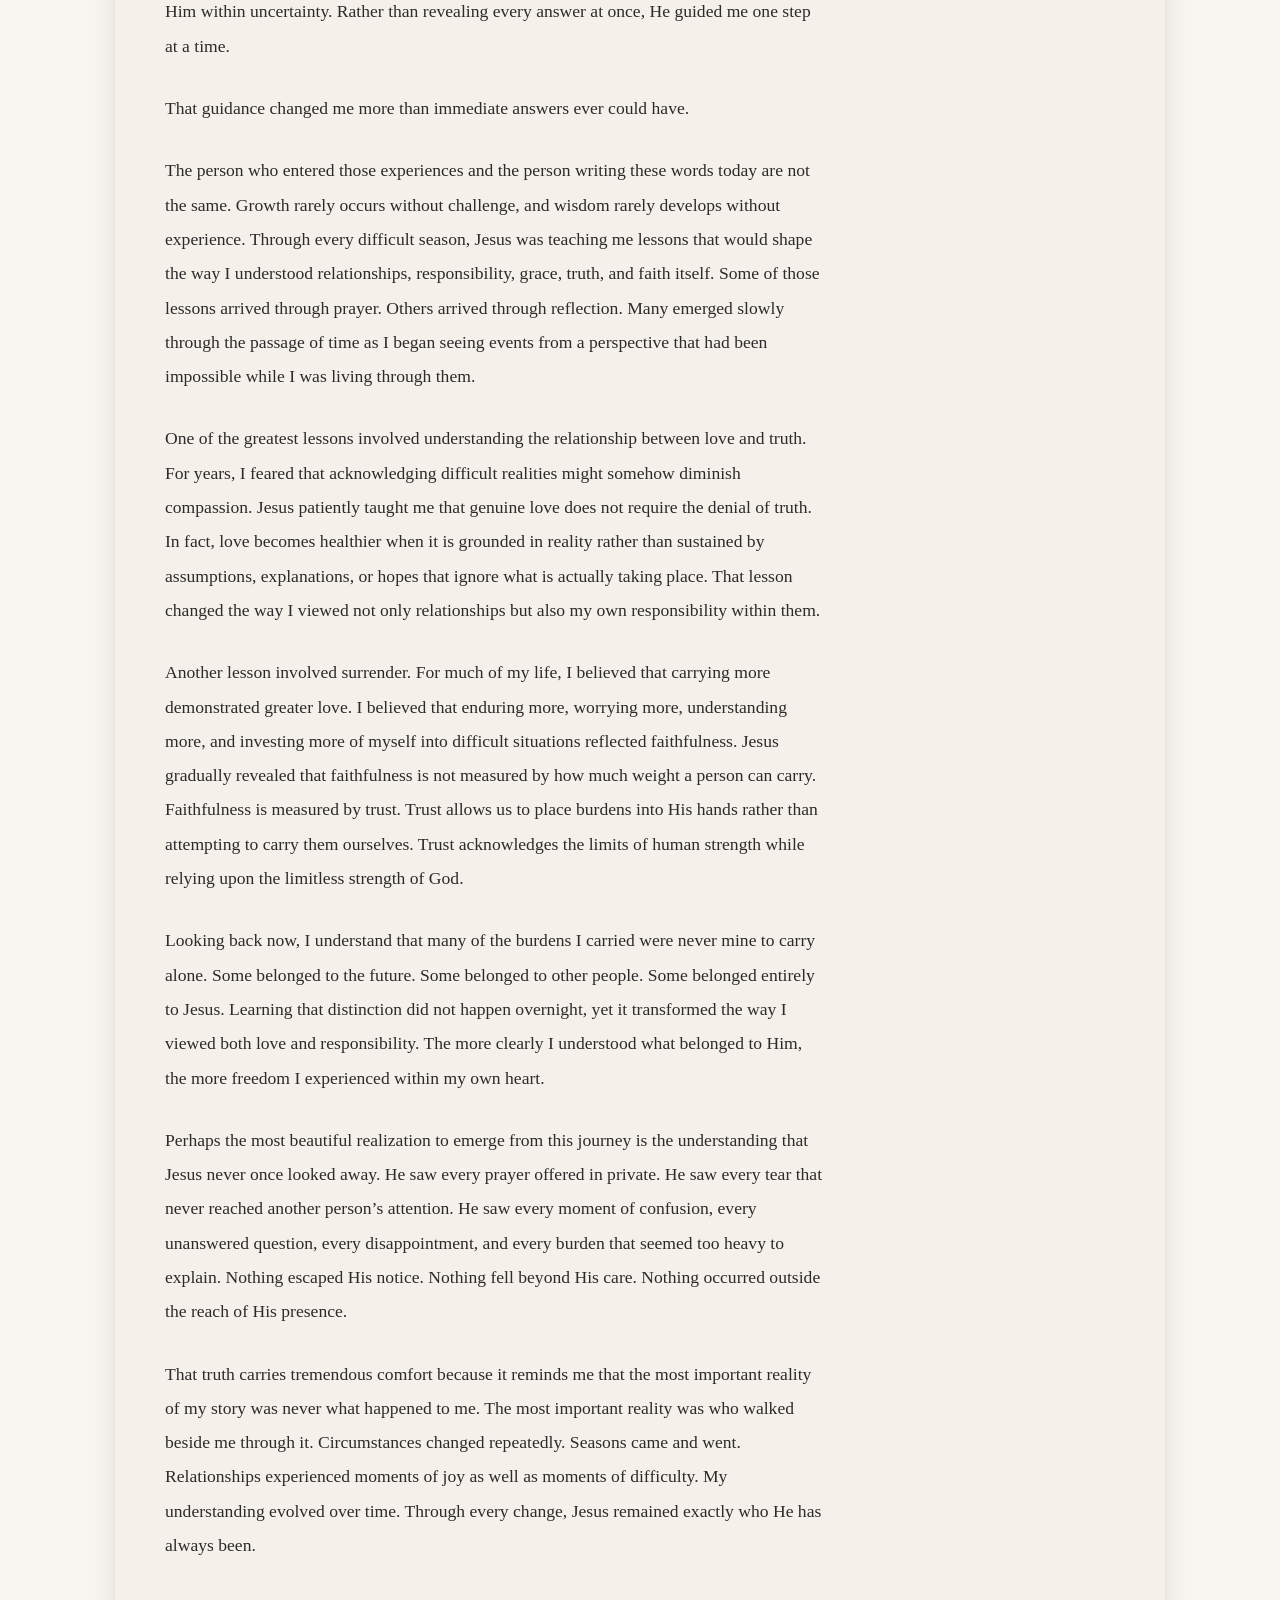
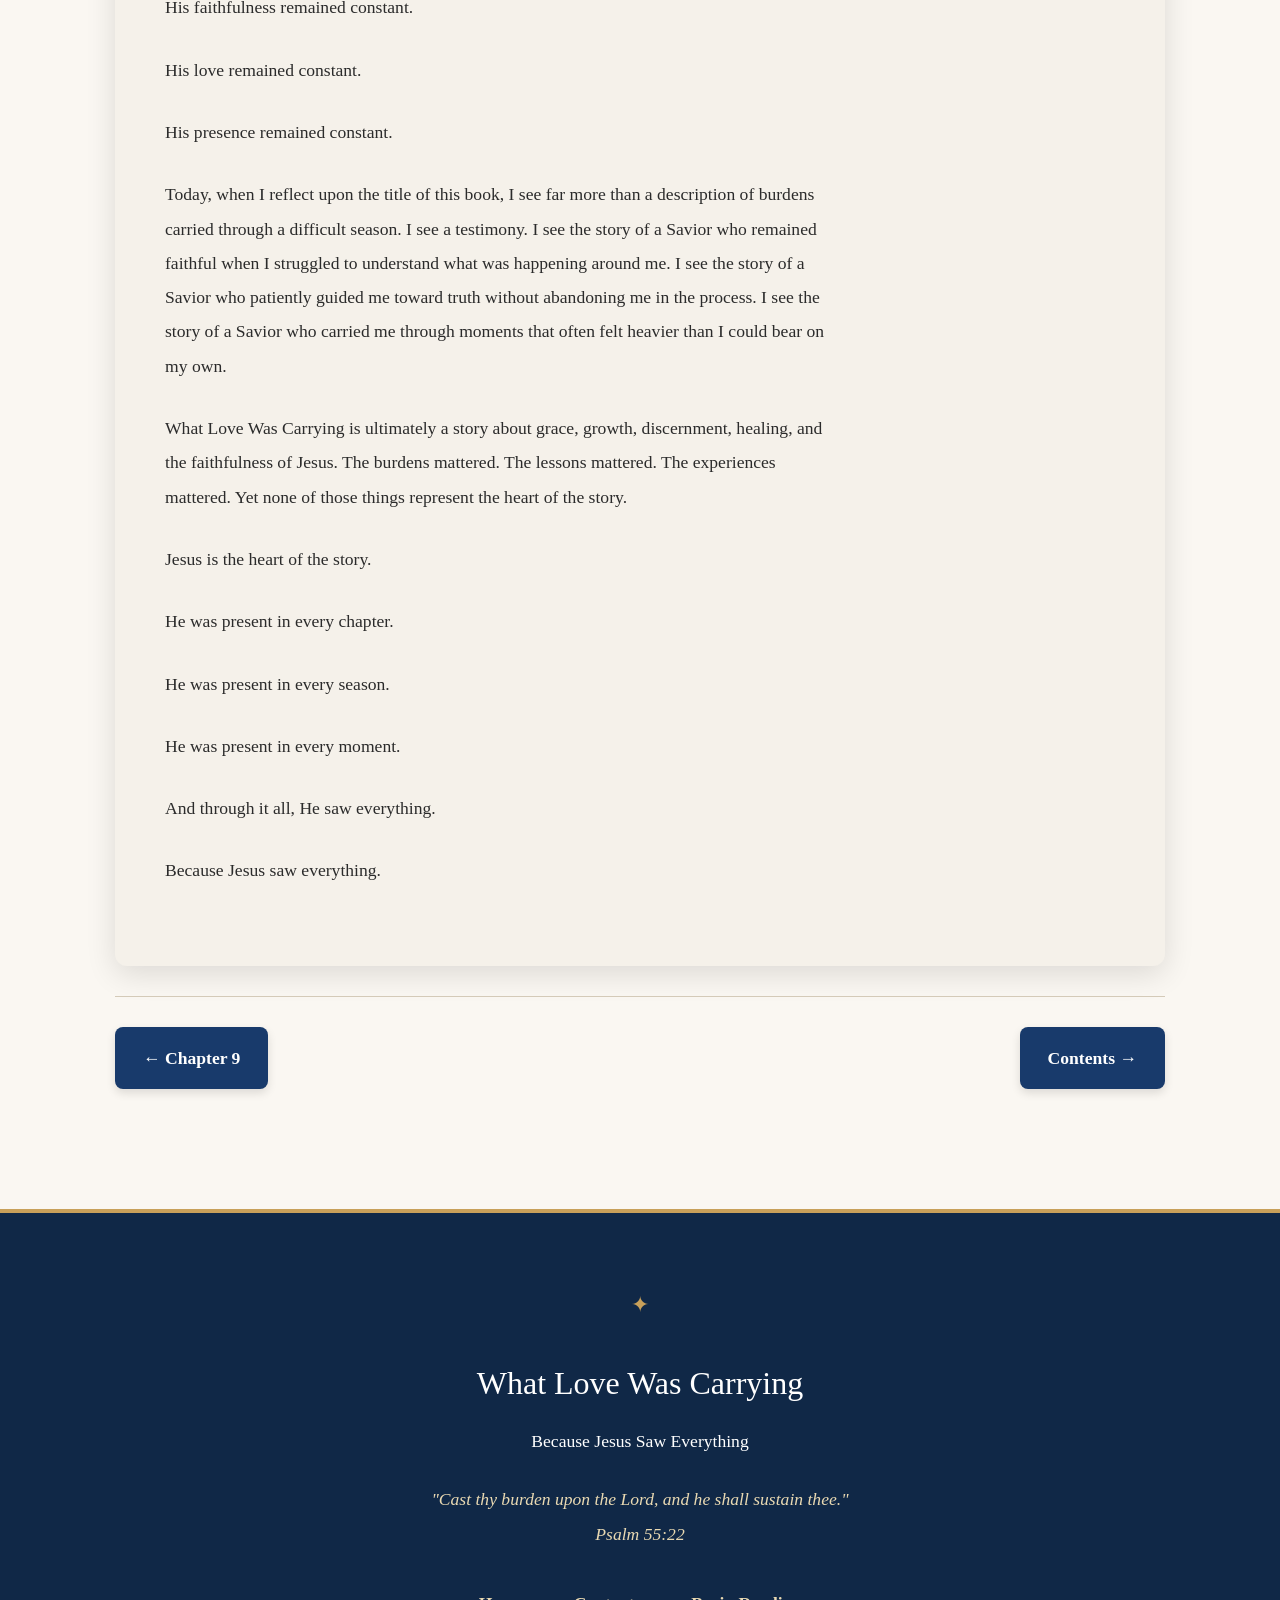
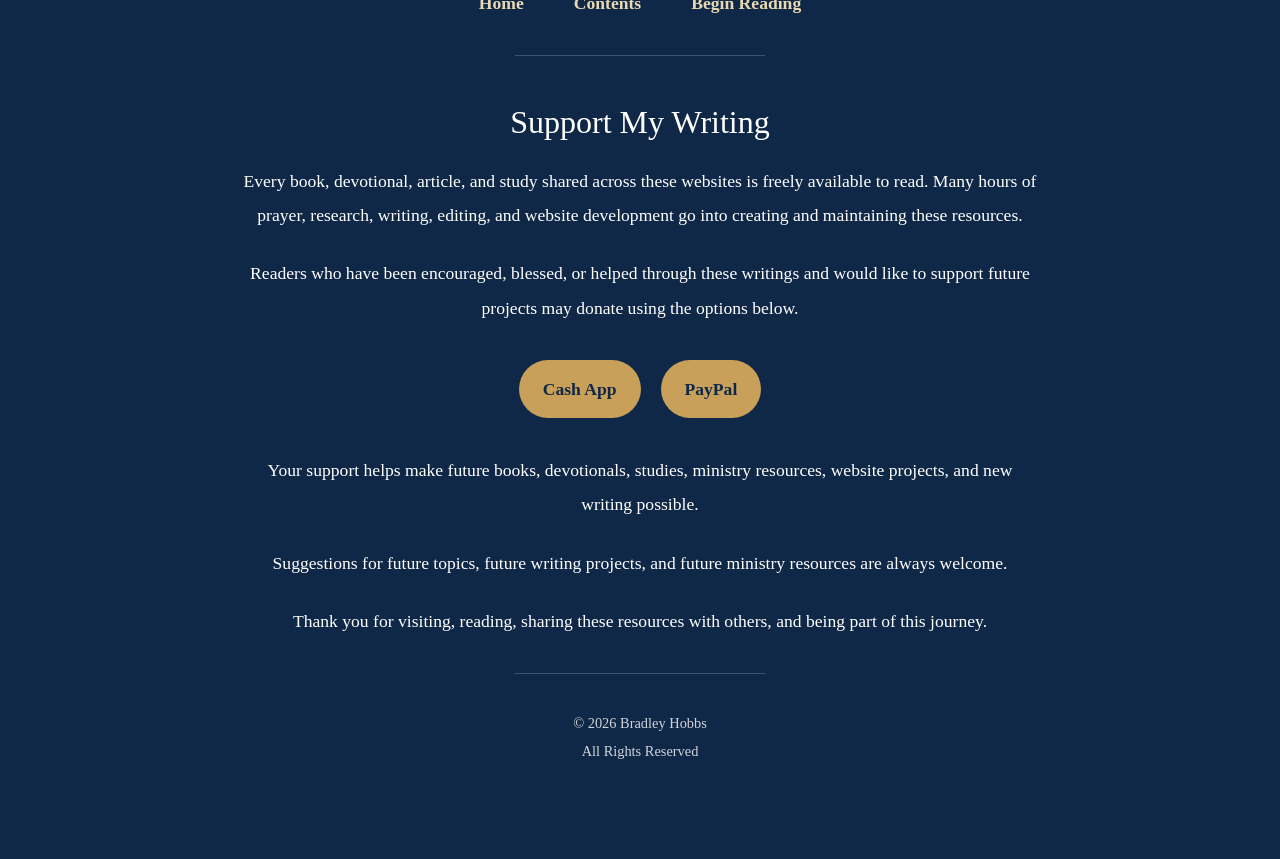
<file: chapter10.html>
<!DOCTYPE html>
<html lang="en">
<head>
<meta charset="UTF-8">
<meta
name="viewport"
content="width=device-width, initial-scale=1.0">
<title>
Chapter 10 | Because Jesus Saw Everything
</title>
<meta
name="description"
content="Chapter 10 of What Love Was Carrying: Because Jesus Saw Everything by Bradley Hobbs.">
<link
rel="stylesheet"
href="style.css">
</head>
<body>
<main class="chapter-container">
<section class="chapter-content">
<h1>
Chapter 10
</h1>
<h2>
Because Jesus Saw Everything
</h2>
<p>
As I look back across the landscape of those years, I no longer see only the difficult moments that once occupied so much of my attention. Time has a remarkable way of changing perspective. Certain memories remain vivid, while others soften with distance. Questions that once seemed urgent no longer carry the same weight they once held, and answers sometimes arrive through experiences rather than explanations. Looking back now, I recognize that the story contained within these pages is larger than any single event, conversation, disappointment, or season of uncertainty. Through every chapter of the journey, one truth remained constant, and that truth has become clearer with every passing year.
</p>
<p>
Jesus saw everything.
</p>
<p>
The title of this book emerged long after many of the experiences described within these pages had already taken place. During much of that season, I believed the story centered primarily upon understanding relationships, navigating disappointment, and learning how to endure circumstances that often felt confusing and unpredictable. Those elements certainly belong to the story, yet they do not represent its deepest meaning. Looking back now, I understand that the story was never ultimately about the circumstances themselves. The story was always about the faithfulness of Jesus within those circumstances.
</p>
<p>
While I searched for answers, Jesus remained present.
</p>
<p>
While I wrestled with uncertainty, Jesus remained present.
</p>
<p>
While I attempted to make sense of situations that often felt beyond my understanding, Jesus remained present.
</p>
<p>
His faithfulness never depended upon my ability to see the entire picture. His presence never depended upon my ability to understand where the journey was leading. During seasons when confusion seemed greater than clarity, He continued guiding me with patience that far exceeded my own. During moments when disappointment threatened to overshadow hope, He continued reminding me that His purposes were larger than anything I could see in the moment.
</p>
<p>
Many of my prayers during those years revolved around questions. I wanted clarity regarding circumstances that seemed increasingly difficult to understand. I wanted wisdom for decisions that felt heavy. I wanted peace in situations that often appeared unstable. Looking back now, I realize that Jesus answered those prayers, though His answers did not always arrive in the form I expected. Rather than providing immediate explanations, He often provided His presence. Rather than removing every uncertainty, He taught me how to trust Him within uncertainty. Rather than revealing every answer at once, He guided me one step at a time.
</p>
<p>
That guidance changed me more than immediate answers ever could have.
</p>
<p>
The person who entered those experiences and the person writing these words today are not the same. Growth rarely occurs without challenge, and wisdom rarely develops without experience. Through every difficult season, Jesus was teaching me lessons that would shape the way I understood relationships, responsibility, grace, truth, and faith itself. Some of those lessons arrived through prayer. Others arrived through reflection. Many emerged slowly through the passage of time as I began seeing events from a perspective that had been impossible while I was living through them.
</p>
<p>
One of the greatest lessons involved understanding the relationship between love and truth. For years, I feared that acknowledging difficult realities might somehow diminish compassion. Jesus patiently taught me that genuine love does not require the denial of truth. In fact, love becomes healthier when it is grounded in reality rather than sustained by assumptions, explanations, or hopes that ignore what is actually taking place. That lesson changed the way I viewed not only relationships but also my own responsibility within them.
</p>
<p>
Another lesson involved surrender. For much of my life, I believed that carrying more demonstrated greater love. I believed that enduring more, worrying more, understanding more, and investing more of myself into difficult situations reflected faithfulness. Jesus gradually revealed that faithfulness is not measured by how much weight a person can carry. Faithfulness is measured by trust. Trust allows us to place burdens into His hands rather than attempting to carry them ourselves. Trust acknowledges the limits of human strength while relying upon the limitless strength of God.
</p>
<p>
Looking back now, I understand that many of the burdens I carried were never mine to carry alone. Some belonged to the future. Some belonged to other people. Some belonged entirely to Jesus. Learning that distinction did not happen overnight, yet it transformed the way I viewed both love and responsibility. The more clearly I understood what belonged to Him, the more freedom I experienced within my own heart.
</p>
<p>
Perhaps the most beautiful realization to emerge from this journey is the understanding that Jesus never once looked away. He saw every prayer offered in private. He saw every tear that never reached another person’s attention. He saw every moment of confusion, every unanswered question, every disappointment, and every burden that seemed too heavy to explain. Nothing escaped His notice. Nothing fell beyond His care. Nothing occurred outside the reach of His presence.
</p>
<p>
That truth carries tremendous comfort because it reminds me that the most important reality of my story was never what happened to me. The most important reality was who walked beside me through it. Circumstances changed repeatedly. Seasons came and went. Relationships experienced moments of joy as well as moments of difficulty. My understanding evolved over time. Through every change, Jesus remained exactly who He has always been.
</p>
<p>
His faithfulness remained constant.
</p>
<p>
His love remained constant.
</p>
<p>
His presence remained constant.
</p>
<p>
Today, when I reflect upon the title of this book, I see far more than a description of burdens carried through a difficult season. I see a testimony. I see the story of a Savior who remained faithful when I struggled to understand what was happening around me. I see the story of a Savior who patiently guided me toward truth without abandoning me in the process. I see the story of a Savior who carried me through moments that often felt heavier than I could bear on my own.
</p>
<p>
What Love Was Carrying is ultimately a story about grace, growth, discernment, healing, and the faithfulness of Jesus. The burdens mattered. The lessons mattered. The experiences mattered. Yet none of those things represent the heart of the story.
</p>
<p>
Jesus is the heart of the story.
</p>
<p>
He was present in every chapter.
</p>
<p>
He was present in every season.
</p>
<p>
He was present in every moment.
</p>
<p>
And through it all, He saw everything.
</p>
<p>
Because Jesus saw everything.
</p>
</section>
<nav class="chapter-navigation">
<a href="chapter9.html">
← Chapter 9
</a>
<a href="contents.html">
Contents →
</a>
</nav>
</main>
<div id="footer-placeholder"></div>
<script>
fetch("footer.html")
.then(response => response.text())
.then(data => {
document.getElementById("footer-placeholder").innerHTML = data;
});
</script>
</body>
</html>
</file>
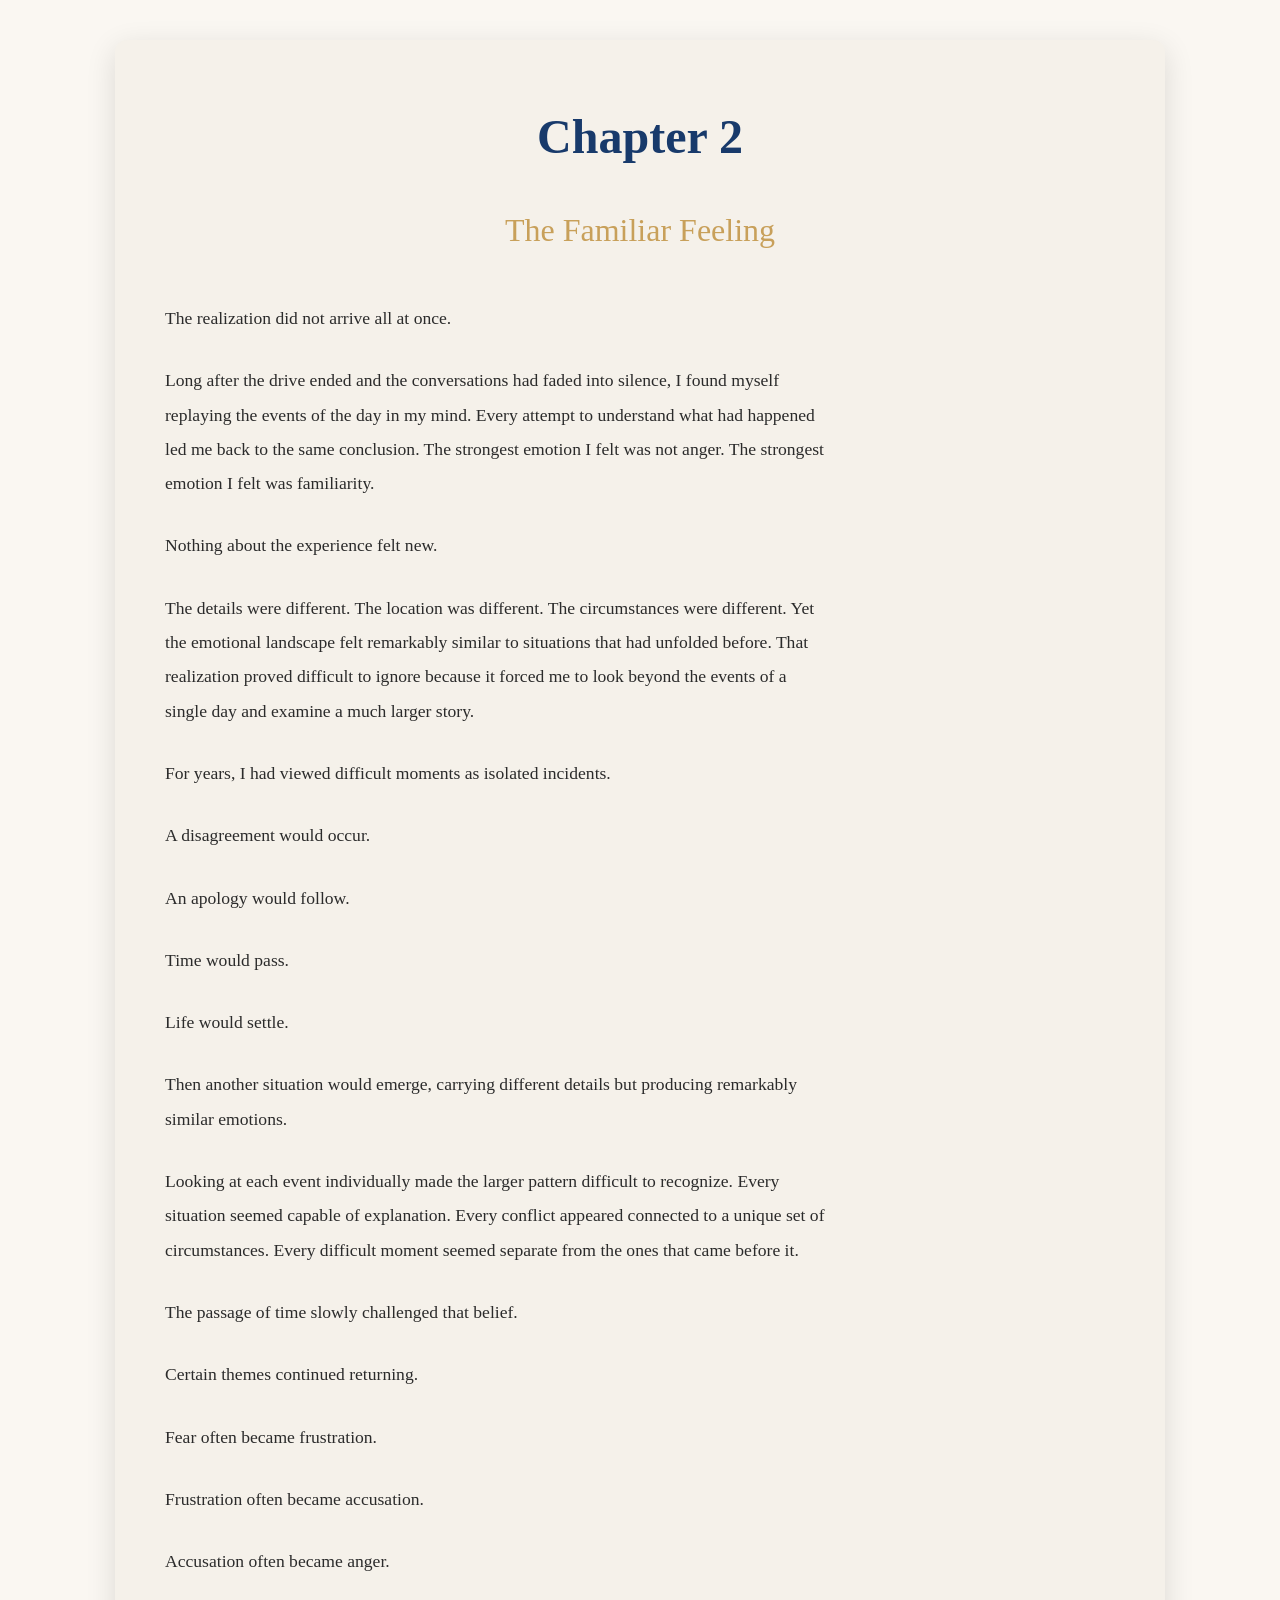
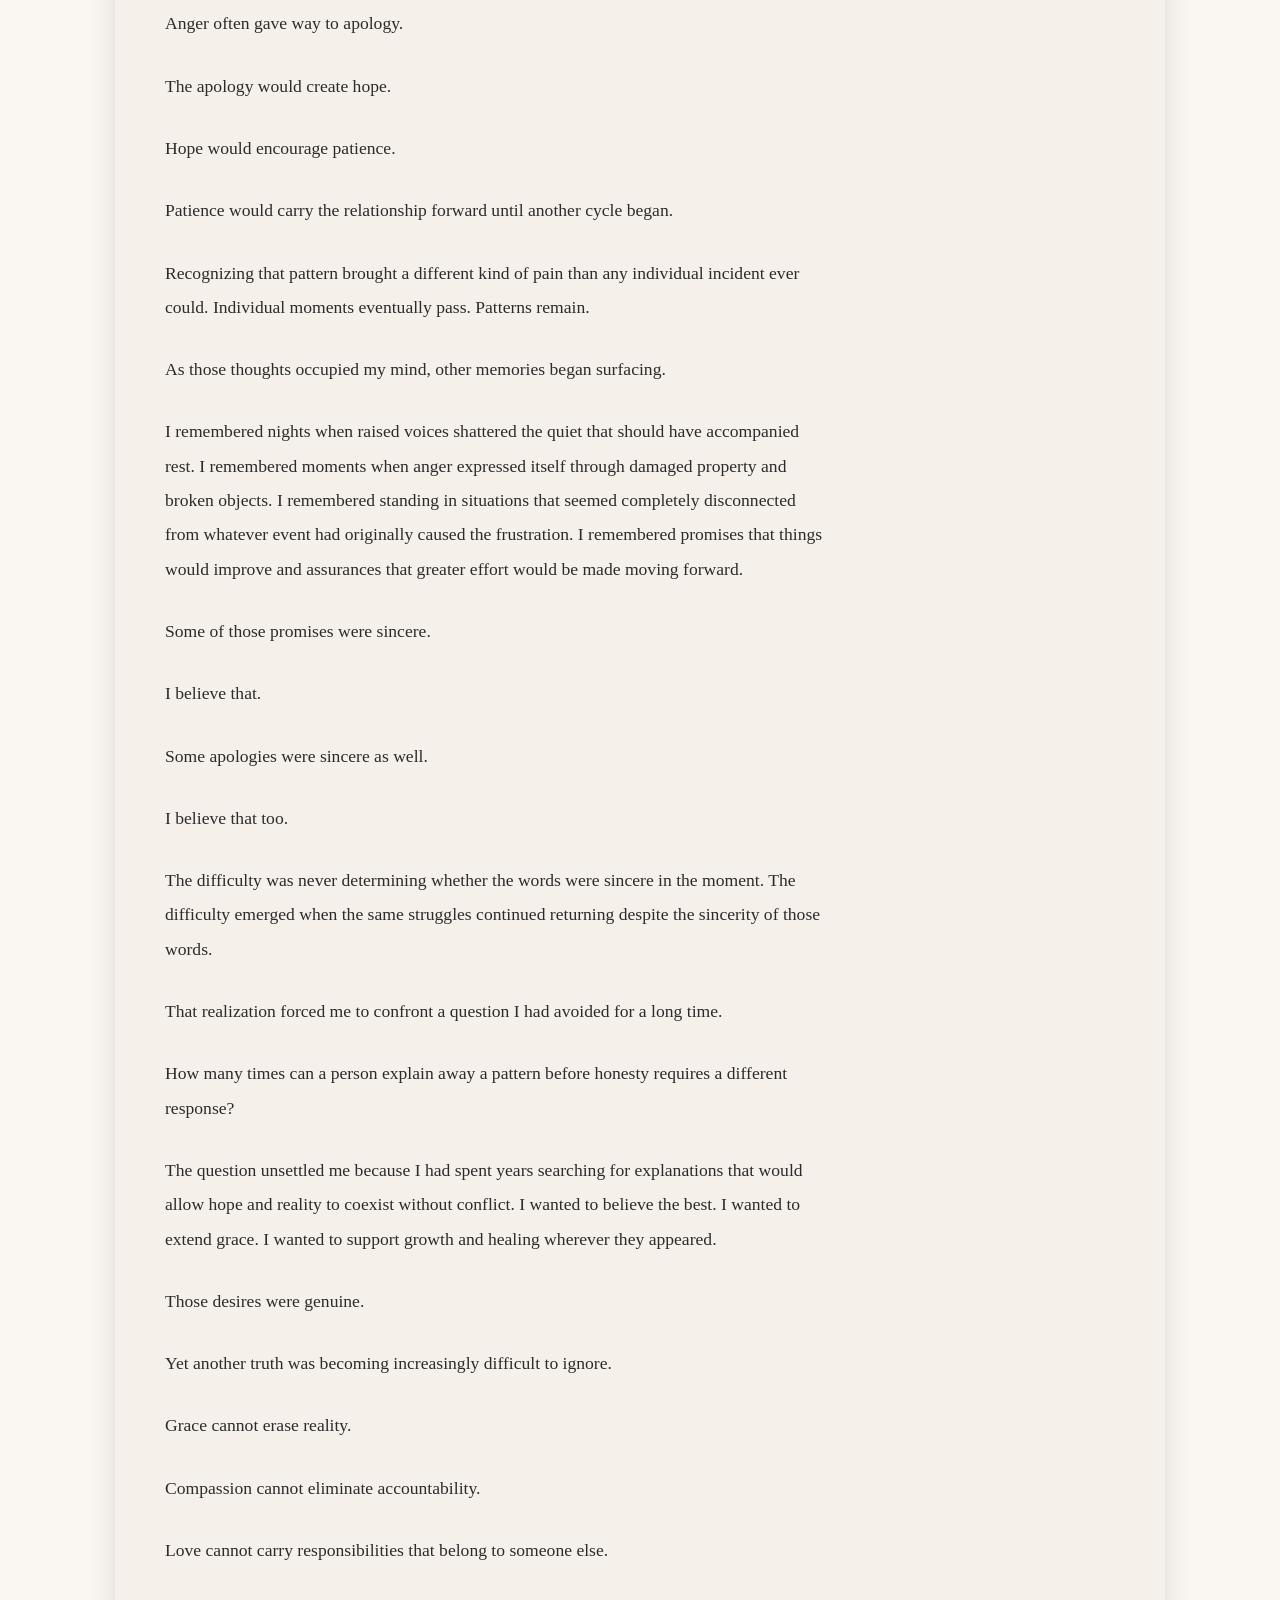
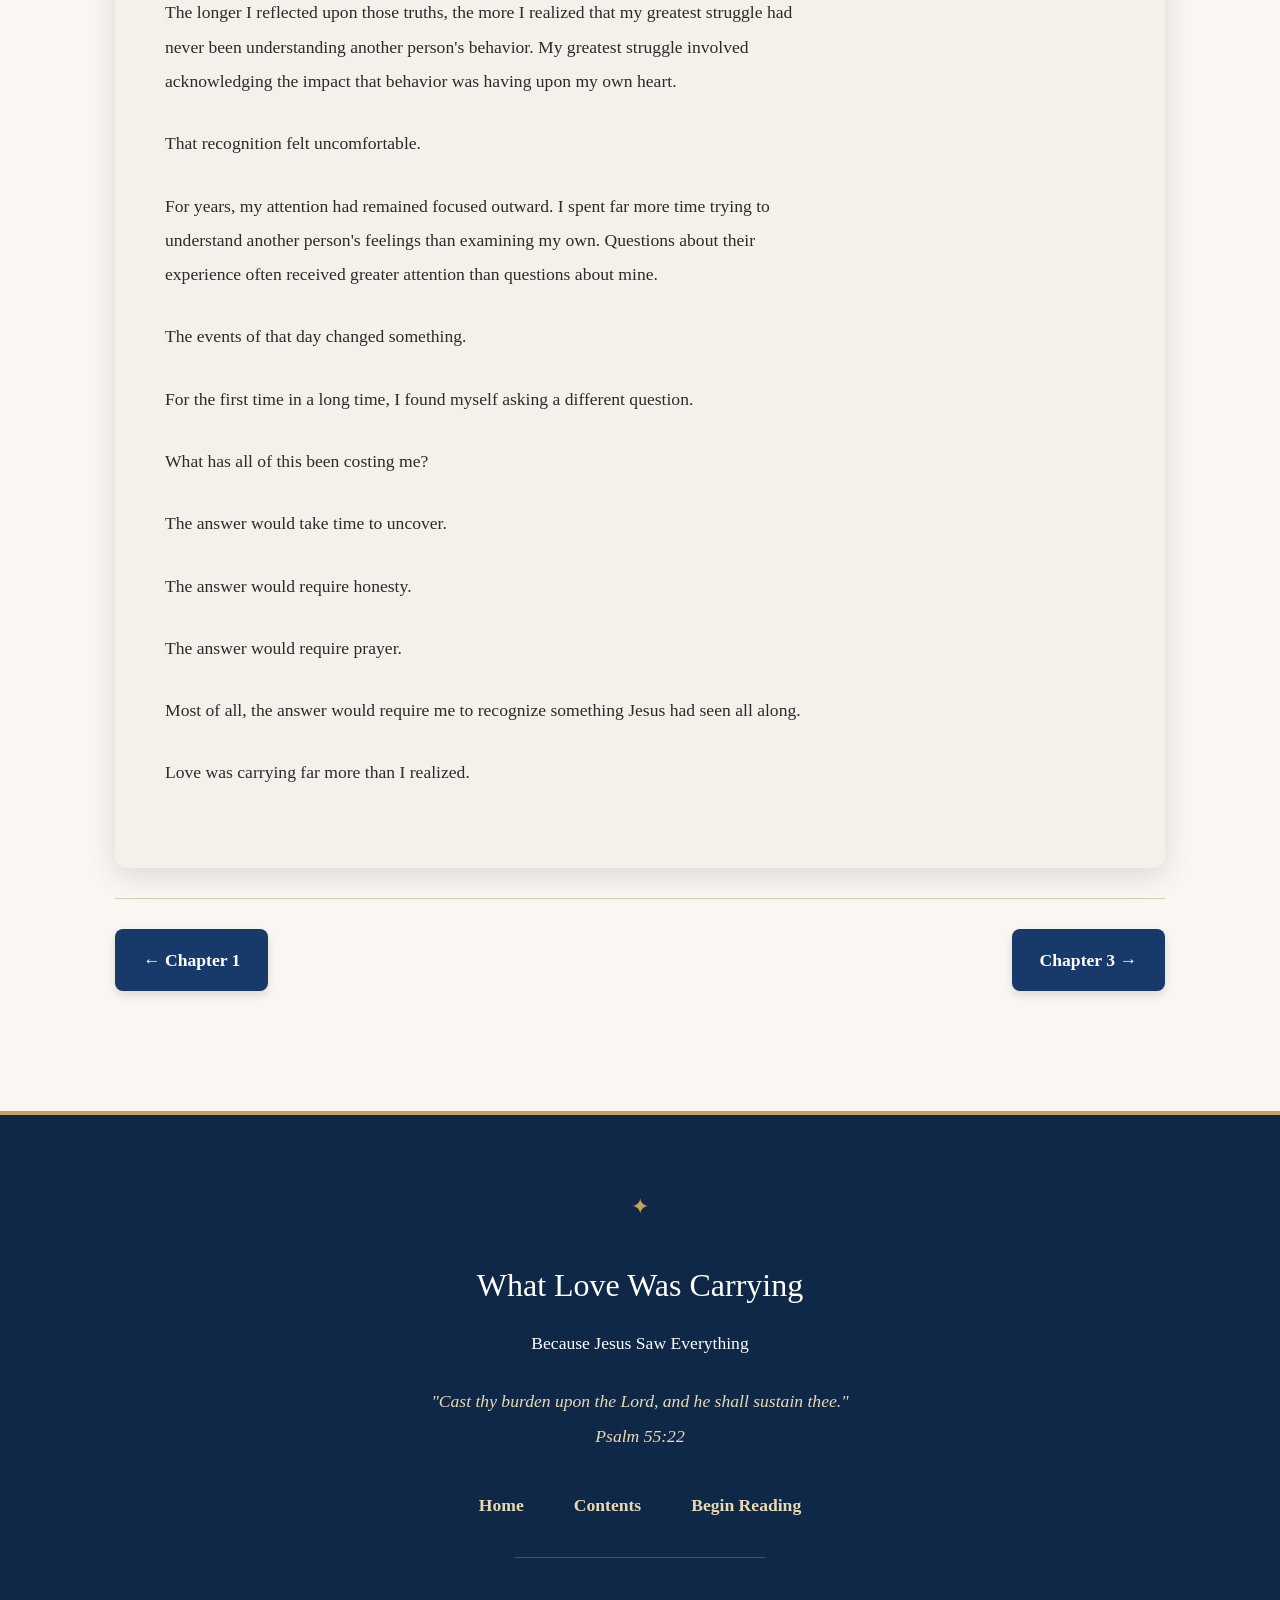
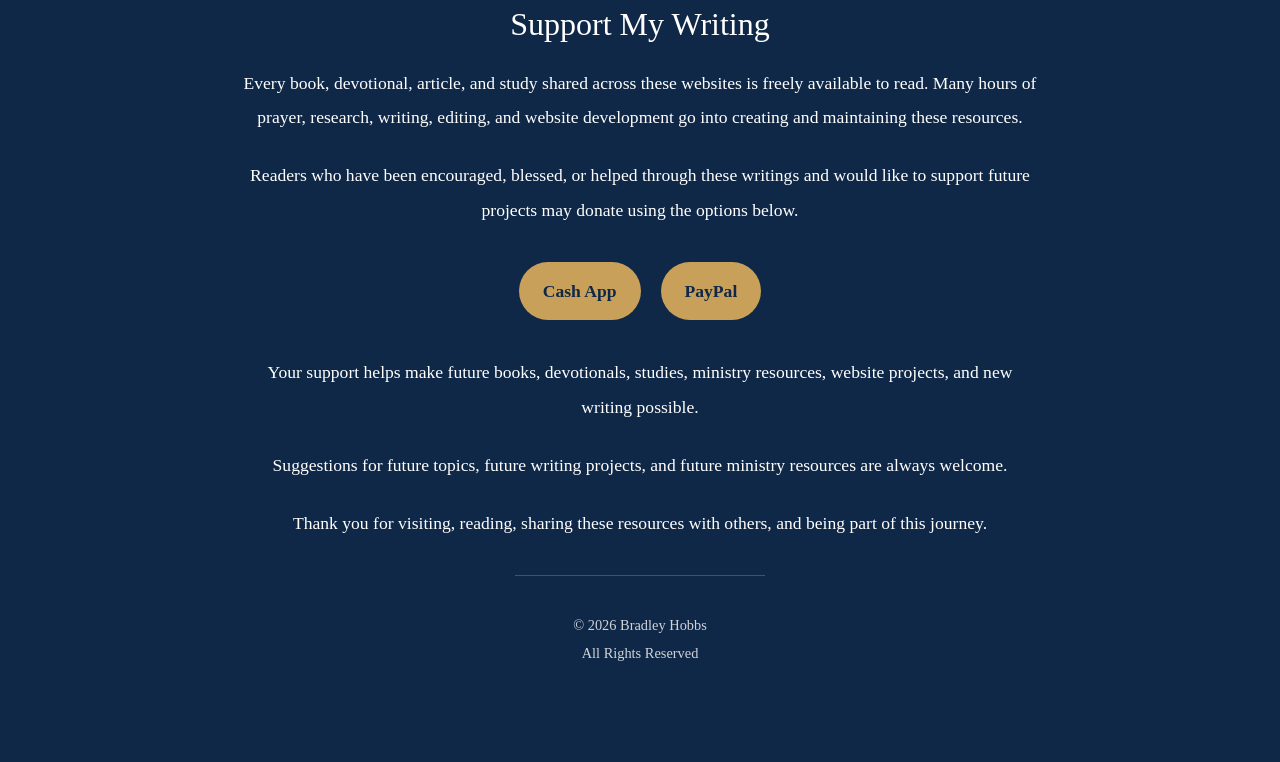
<file: chapter2.html>
<!DOCTYPE html>
<html lang="en">
<head>
<meta charset="UTF-8">
<meta
name="viewport"
content="width=device-width, initial-scale=1.0">
<title>
Chapter 2 | The Familiar Feeling
</title>
<meta
name="description"
content="Chapter 2 of What Love Was Carrying: Because Jesus Saw Everything by Bradley Hobbs.">
<link
rel="stylesheet"
href="style.css">
</head>
<body>
<main class="chapter-container">
<section class="chapter-content">
<h1>
Chapter 2
</h1>
<h2>
The Familiar Feeling
</h2>
<p>
The realization did not arrive all at once.
</p>
<p>
Long after the drive ended and the conversations had faded into silence, I found myself replaying the events of the day in my mind. Every attempt to understand what had happened led me back to the same conclusion. The strongest emotion I felt was not anger. The strongest emotion I felt was familiarity.
</p>
<p>
Nothing about the experience felt new.
</p>
<p>
The details were different. The location was different. The circumstances were different. Yet the emotional landscape felt remarkably similar to situations that had unfolded before. That realization proved difficult to ignore because it forced me to look beyond the events of a single day and examine a much larger story.
</p>
<p>
For years, I had viewed difficult moments as isolated incidents.
</p>
<p>
A disagreement would occur.
</p>
<p>
An apology would follow.
</p>
<p>
Time would pass.
</p>
<p>
Life would settle.
</p>
<p>
Then another situation would emerge, carrying different details but producing remarkably similar emotions.
</p>
<p>
Looking at each event individually made the larger pattern difficult to recognize. Every situation seemed capable of explanation. Every conflict appeared connected to a unique set of circumstances. Every difficult moment seemed separate from the ones that came before it.
</p>
<p>
The passage of time slowly challenged that belief.
</p>
<p>
Certain themes continued returning.
</p>
<p>
Fear often became frustration.
</p>
<p>
Frustration often became accusation.
</p>
<p>
Accusation often became anger.
</p>
<p>
Anger often gave way to apology.
</p>
<p>
The apology would create hope.
</p>
<p>
Hope would encourage patience.
</p>
<p>
Patience would carry the relationship forward until another cycle began.
</p>
<p>
Recognizing that pattern brought a different kind of pain than any individual incident ever could. Individual moments eventually pass. Patterns remain.
</p>
<p>
As those thoughts occupied my mind, other memories began surfacing.
</p>
<p>
I remembered nights when raised voices shattered the quiet that should have accompanied rest. I remembered moments when anger expressed itself through damaged property and broken objects. I remembered standing in situations that seemed completely disconnected from whatever event had originally caused the frustration. I remembered promises that things would improve and assurances that greater effort would be made moving forward.
</p>
<p>
Some of those promises were sincere.
</p>
<p>
I believe that.
</p>
<p>
Some apologies were sincere as well.
</p>
<p>
I believe that too.
</p>
<p>
The difficulty was never determining whether the words were sincere in the moment. The difficulty emerged when the same struggles continued returning despite the sincerity of those words.
</p>
<p>
That realization forced me to confront a question I had avoided for a long time.
</p>
<p>
How many times can a person explain away a pattern before honesty requires a different response?
</p>
<p>
The question unsettled me because I had spent years searching for explanations that would allow hope and reality to coexist without conflict. I wanted to believe the best. I wanted to extend grace. I wanted to support growth and healing wherever they appeared.
</p>
<p>
Those desires were genuine.
</p>
<p>
Yet another truth was becoming increasingly difficult to ignore.
</p>
<p>
Grace cannot erase reality.
</p>
<p>
Compassion cannot eliminate accountability.
</p>
<p>
Love cannot carry responsibilities that belong to someone else.
</p>
<p>
The longer I reflected upon those truths, the more I realized that my greatest struggle had never been understanding another person's behavior. My greatest struggle involved acknowledging the impact that behavior was having upon my own heart.
</p>
<p>
That recognition felt uncomfortable.
</p>
<p>
For years, my attention had remained focused outward. I spent far more time trying to understand another person's feelings than examining my own. Questions about their experience often received greater attention than questions about mine.
</p>
<p>
The events of that day changed something.
</p>
<p>
For the first time in a long time, I found myself asking a different question.
</p>
<p>
What has all of this been costing me?
</p>
<p>
The answer would take time to uncover.
</p>
<p>
The answer would require honesty.
</p>
<p>
The answer would require prayer.
</p>
<p>
Most of all, the answer would require me to recognize something Jesus had seen all along.
</p>
<p>
Love was carrying far more than I realized.
</p>
</section>
<nav class="chapter-navigation">
<a href="chapter1.html">
← Chapter 1
</a>
<a href="chapter3.html">
Chapter 3 →
</a>
</nav>
</main>
<div id="footer-placeholder"></div>
<script>
fetch("footer.html")
.then(response => response.text())
.then(data => {
document.getElementById("footer-placeholder").innerHTML = data;
});
</script>
</body>
</html>
</file>
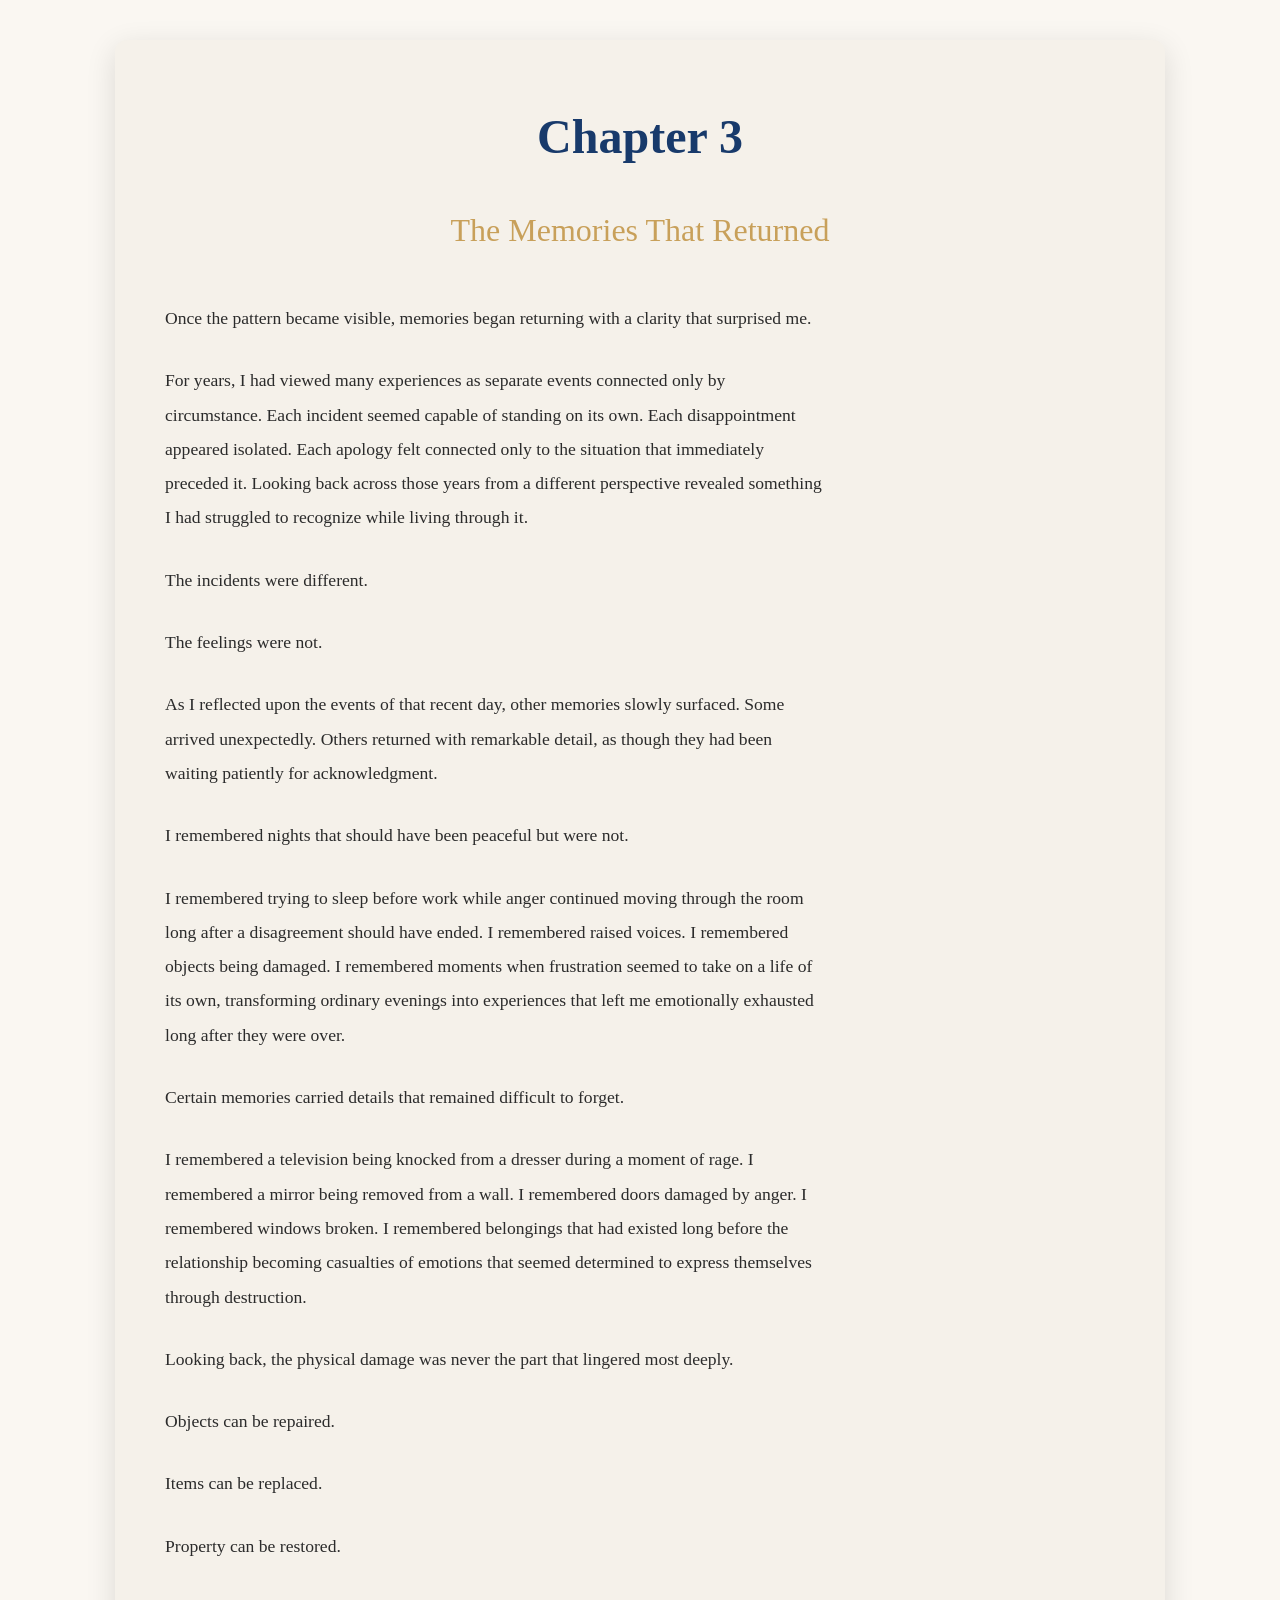
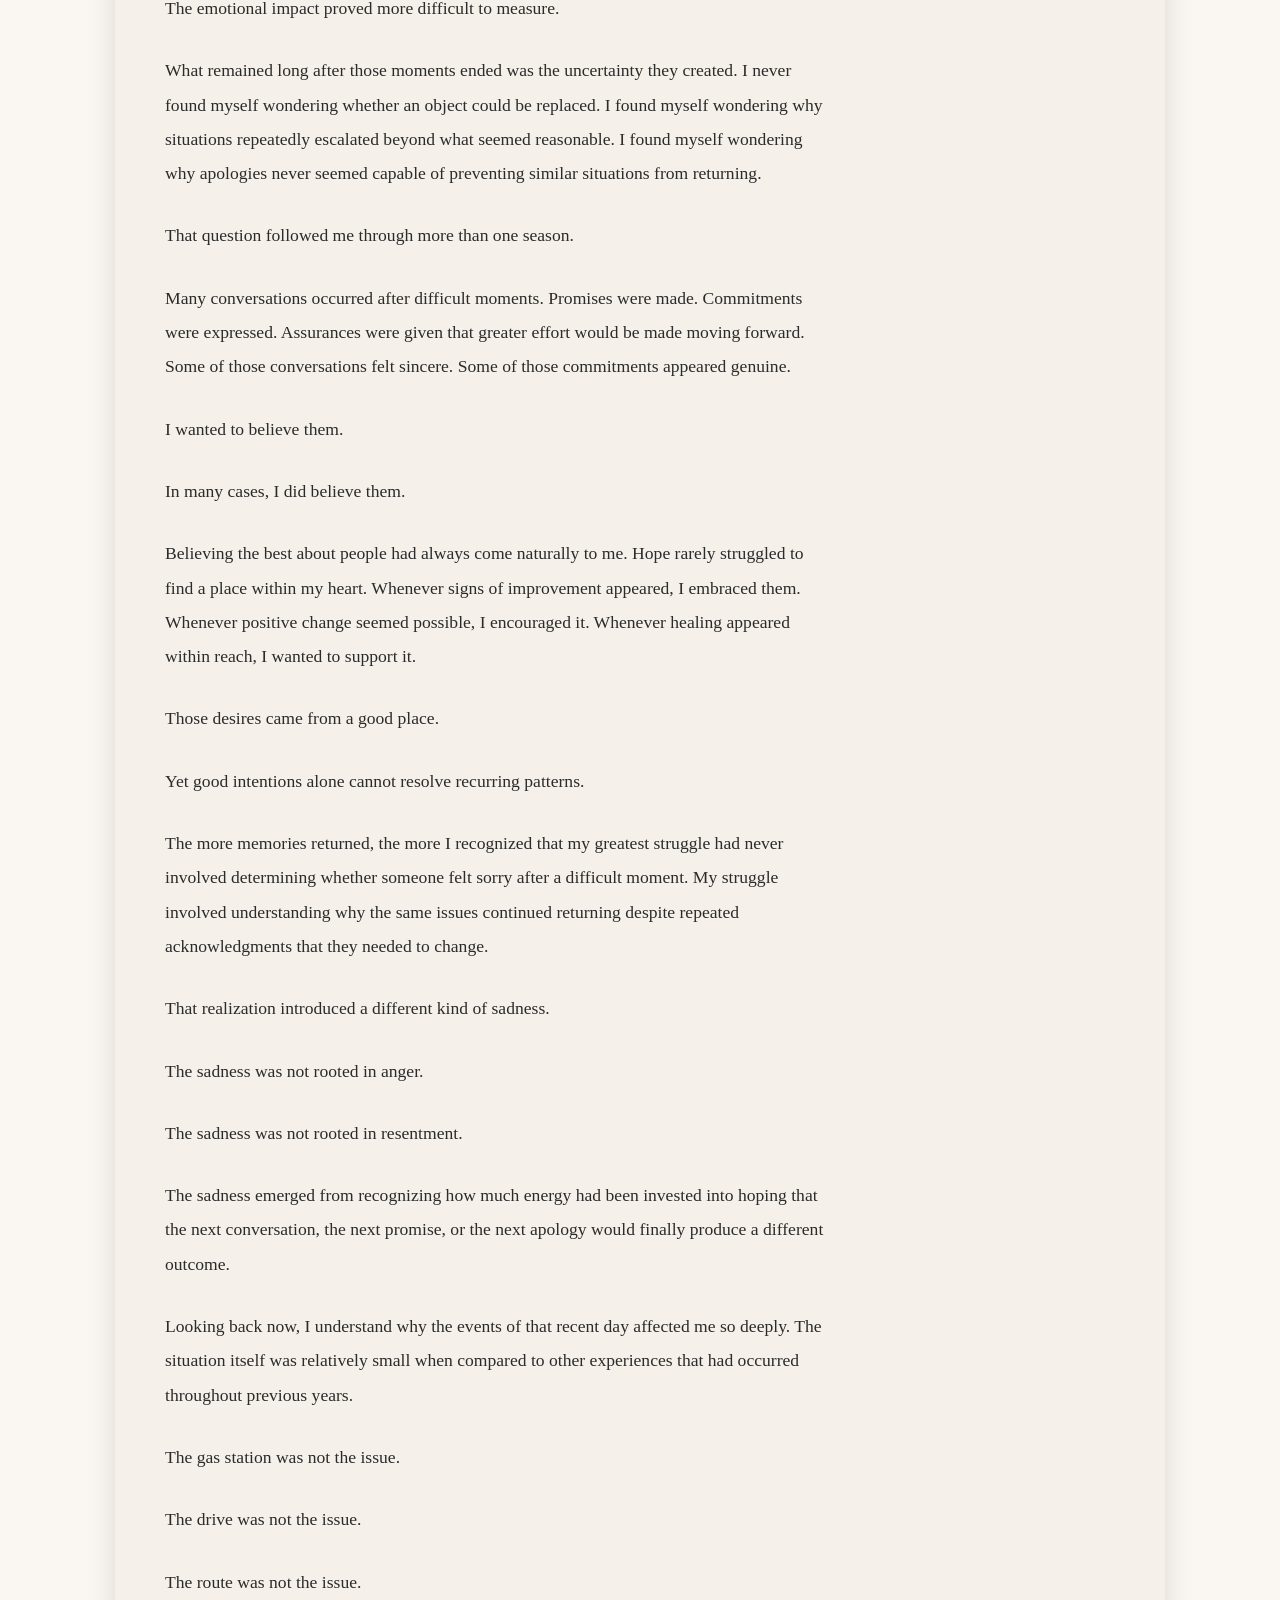
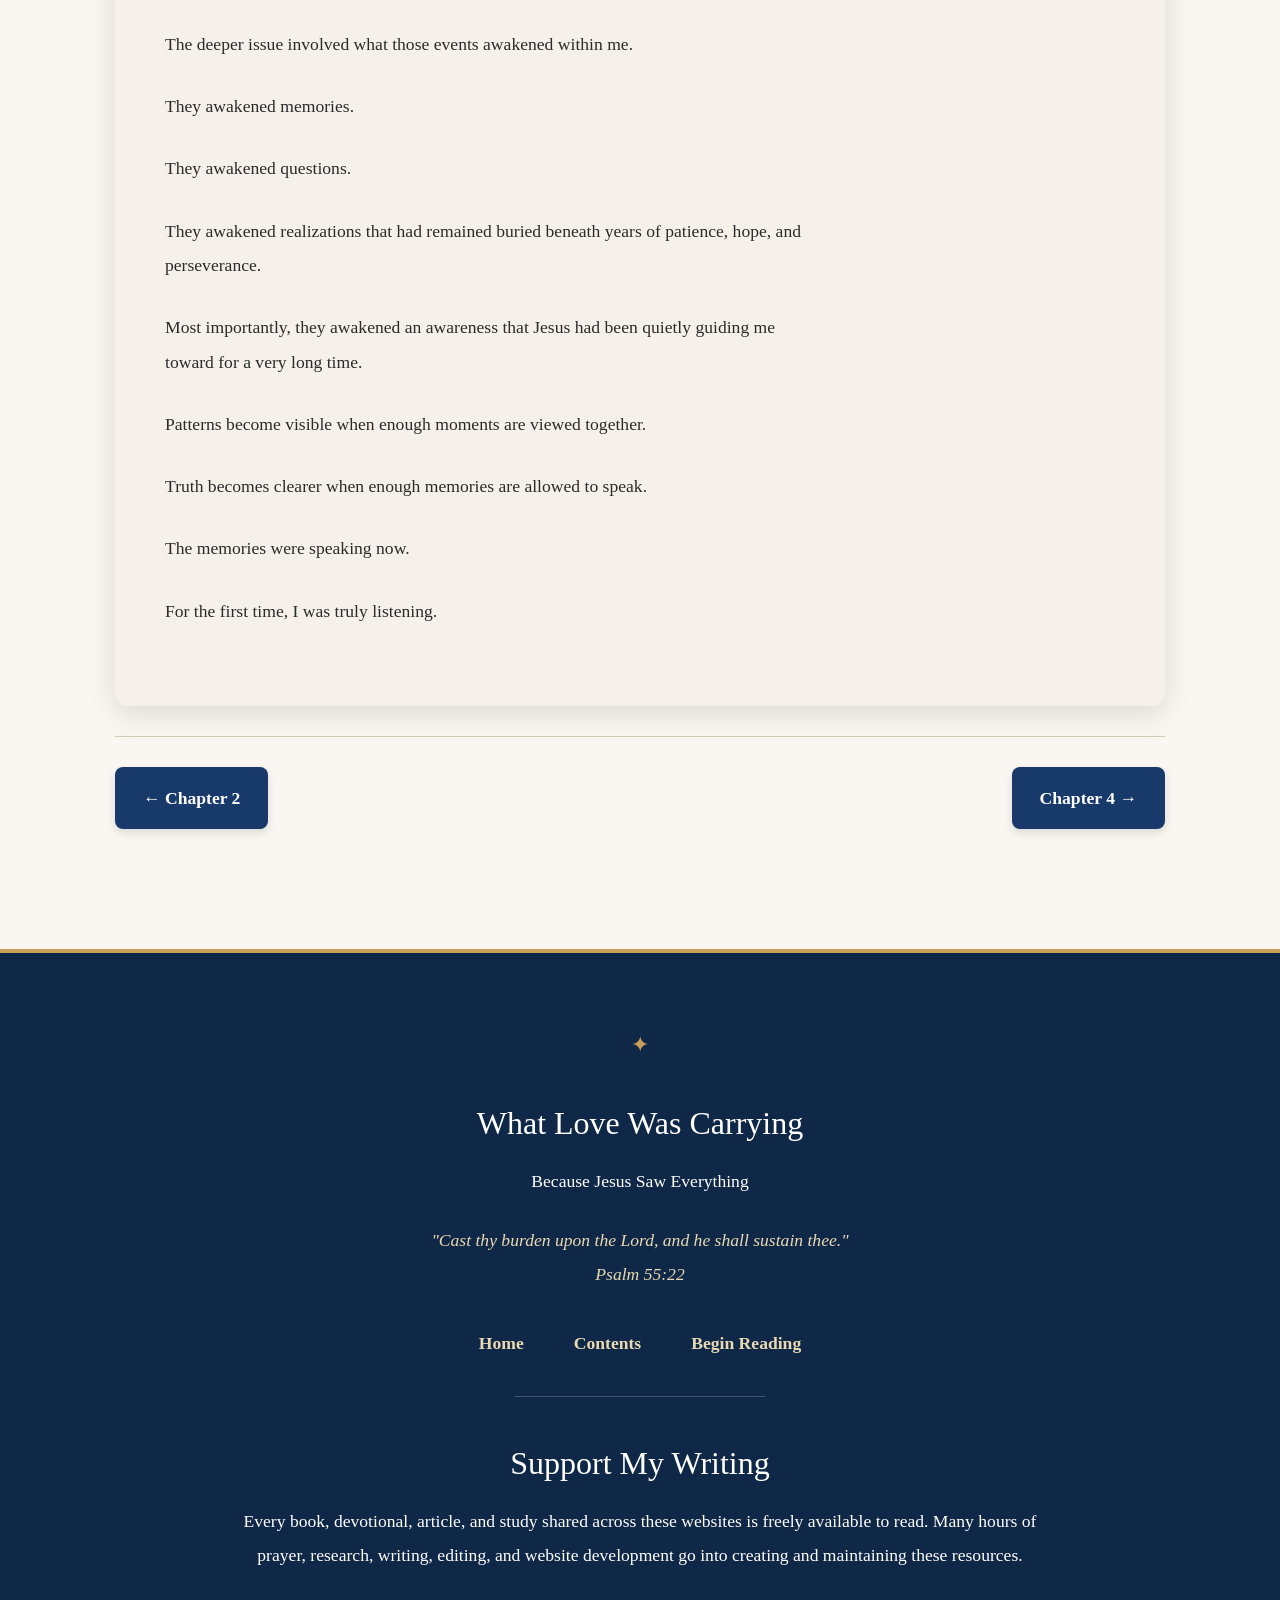
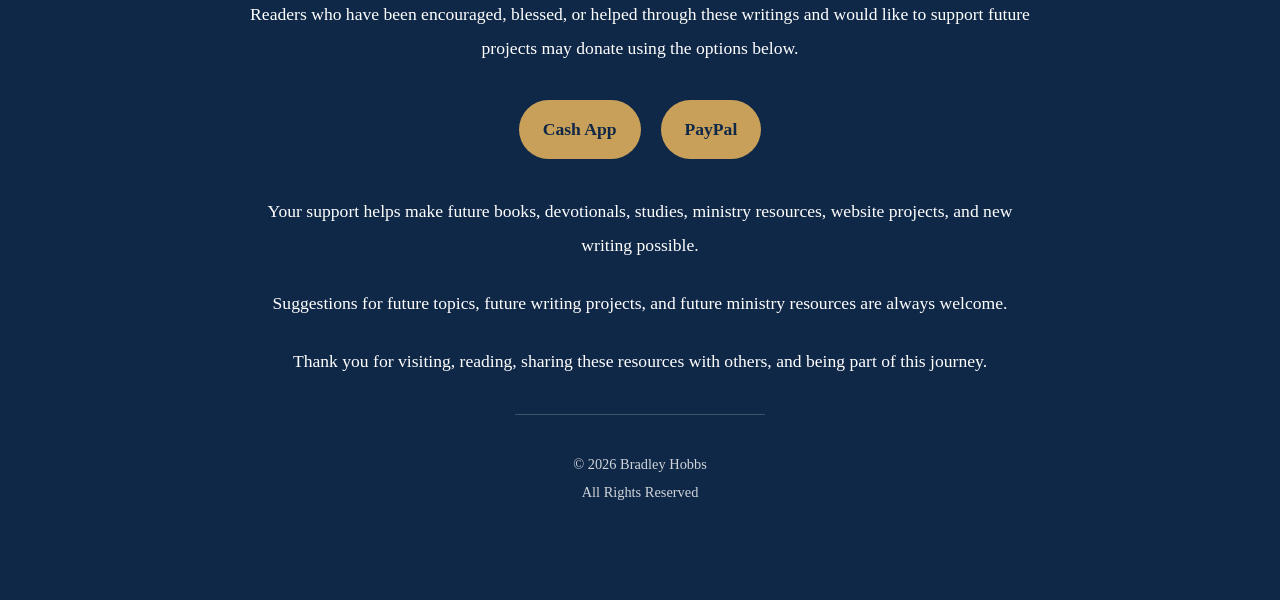
<file: chapter3.html>
<!DOCTYPE html>
<html lang="en">
<head>
<meta charset="UTF-8">
<meta
name="viewport"
content="width=device-width, initial-scale=1.0">
<title>
Chapter 3 | The Memories That Returned
</title>
<meta
name="description"
content="Chapter 3 of What Love Was Carrying: Because Jesus Saw Everything by Bradley Hobbs.">
<link
rel="stylesheet"
href="style.css">
</head>
<body>
<main class="chapter-container">
<section class="chapter-content">
<h1>
Chapter 3
</h1>
<h2>
The Memories That Returned
</h2>
<p>
Once the pattern became visible, memories began returning with a clarity that surprised me.
</p>
<p>
For years, I had viewed many experiences as separate events connected only by circumstance. Each incident seemed capable of standing on its own. Each disappointment appeared isolated. Each apology felt connected only to the situation that immediately preceded it. Looking back across those years from a different perspective revealed something I had struggled to recognize while living through it.
</p>
<p>
The incidents were different.
</p>
<p>
The feelings were not.
</p>
<p>
As I reflected upon the events of that recent day, other memories slowly surfaced. Some arrived unexpectedly. Others returned with remarkable detail, as though they had been waiting patiently for acknowledgment.
</p>
<p>
I remembered nights that should have been peaceful but were not.
</p>
<p>
I remembered trying to sleep before work while anger continued moving through the room long after a disagreement should have ended. I remembered raised voices. I remembered objects being damaged. I remembered moments when frustration seemed to take on a life of its own, transforming ordinary evenings into experiences that left me emotionally exhausted long after they were over.
</p>
<p>
Certain memories carried details that remained difficult to forget.
</p>
<p>
I remembered a television being knocked from a dresser during a moment of rage. I remembered a mirror being removed from a wall. I remembered doors damaged by anger. I remembered windows broken. I remembered belongings that had existed long before the relationship becoming casualties of emotions that seemed determined to express themselves through destruction.
</p>
<p>
Looking back, the physical damage was never the part that lingered most deeply.
</p>
<p>
Objects can be repaired.
</p>
<p>
Items can be replaced.
</p>
<p>
Property can be restored.
</p>
<p>
The emotional impact proved more difficult to measure.
</p>
<p>
What remained long after those moments ended was the uncertainty they created. I never found myself wondering whether an object could be replaced. I found myself wondering why situations repeatedly escalated beyond what seemed reasonable. I found myself wondering why apologies never seemed capable of preventing similar situations from returning.
</p>
<p>
That question followed me through more than one season.
</p>
<p>
Many conversations occurred after difficult moments. Promises were made. Commitments were expressed. Assurances were given that greater effort would be made moving forward. Some of those conversations felt sincere. Some of those commitments appeared genuine.
</p>
<p>
I wanted to believe them.
</p>
<p>
In many cases, I did believe them.
</p>
<p>
Believing the best about people had always come naturally to me. Hope rarely struggled to find a place within my heart. Whenever signs of improvement appeared, I embraced them. Whenever positive change seemed possible, I encouraged it. Whenever healing appeared within reach, I wanted to support it.
</p>
<p>
Those desires came from a good place.
</p>
<p>
Yet good intentions alone cannot resolve recurring patterns.
</p>
<p>
The more memories returned, the more I recognized that my greatest struggle had never involved determining whether someone felt sorry after a difficult moment. My struggle involved understanding why the same issues continued returning despite repeated acknowledgments that they needed to change.
</p>
<p>
That realization introduced a different kind of sadness.
</p>
<p>
The sadness was not rooted in anger.
</p>
<p>
The sadness was not rooted in resentment.
</p>
<p>
The sadness emerged from recognizing how much energy had been invested into hoping that the next conversation, the next promise, or the next apology would finally produce a different outcome.
</p>
<p>
Looking back now, I understand why the events of that recent day affected me so deeply. The situation itself was relatively small when compared to other experiences that had occurred throughout previous years.
</p>
<p>
The gas station was not the issue.
</p>
<p>
The drive was not the issue.
</p>
<p>
The route was not the issue.
</p>
<p>
The deeper issue involved what those events awakened within me.
</p>
<p>
They awakened memories.
</p>
<p>
They awakened questions.
</p>
<p>
They awakened realizations that had remained buried beneath years of patience, hope, and perseverance.
</p>
<p>
Most importantly, they awakened an awareness that Jesus had been quietly guiding me toward for a very long time.
</p>
<p>
Patterns become visible when enough moments are viewed together.
</p>
<p>
Truth becomes clearer when enough memories are allowed to speak.
</p>
<p>
The memories were speaking now.
</p>
<p>
For the first time, I was truly listening.
</p>
</section>
<nav class="chapter-navigation">
<a href="chapter2.html">
← Chapter 2
</a>
<a href="chapter4.html">
Chapter 4 →
</a>
</nav>
</main>
<div id="footer-placeholder"></div>
<script>
fetch("footer.html")
.then(response => response.text())
.then(data => {
document.getElementById("footer-placeholder").innerHTML = data;
});
</script>
</body>
</html>
</file>
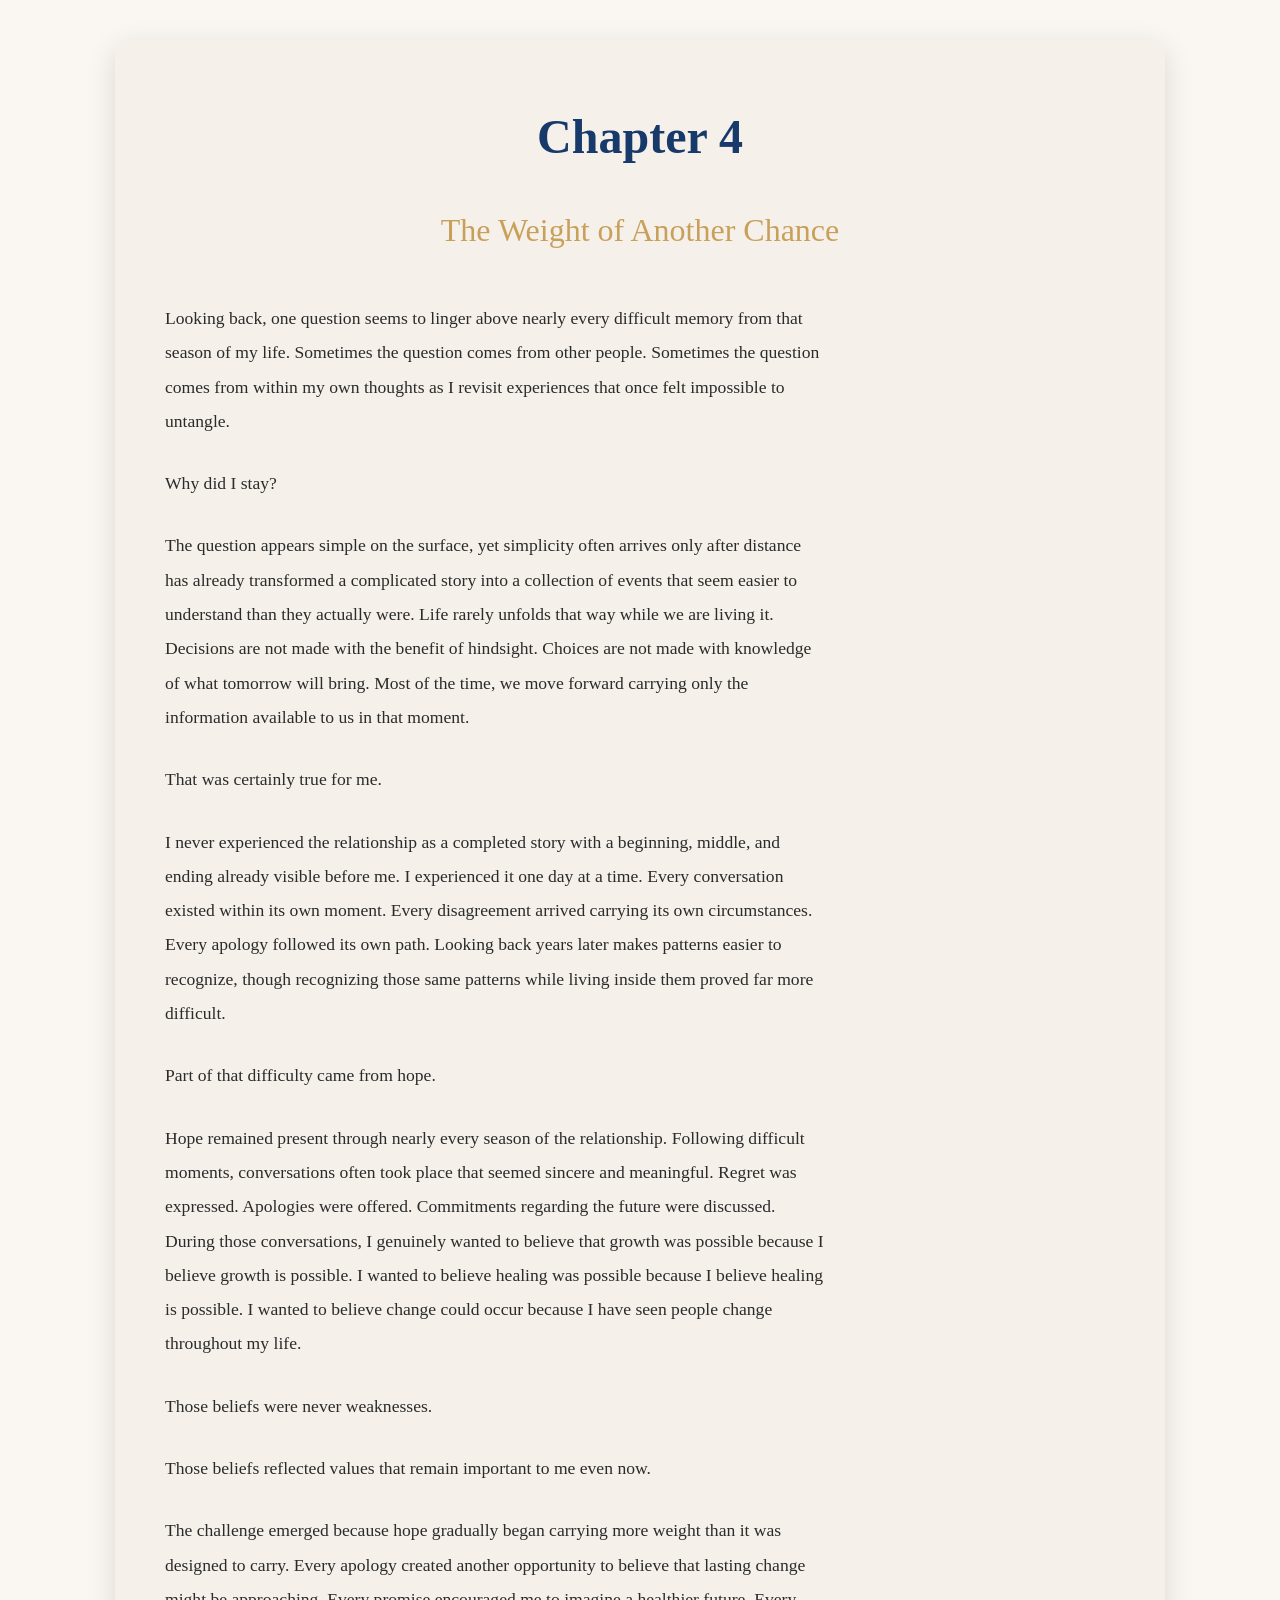
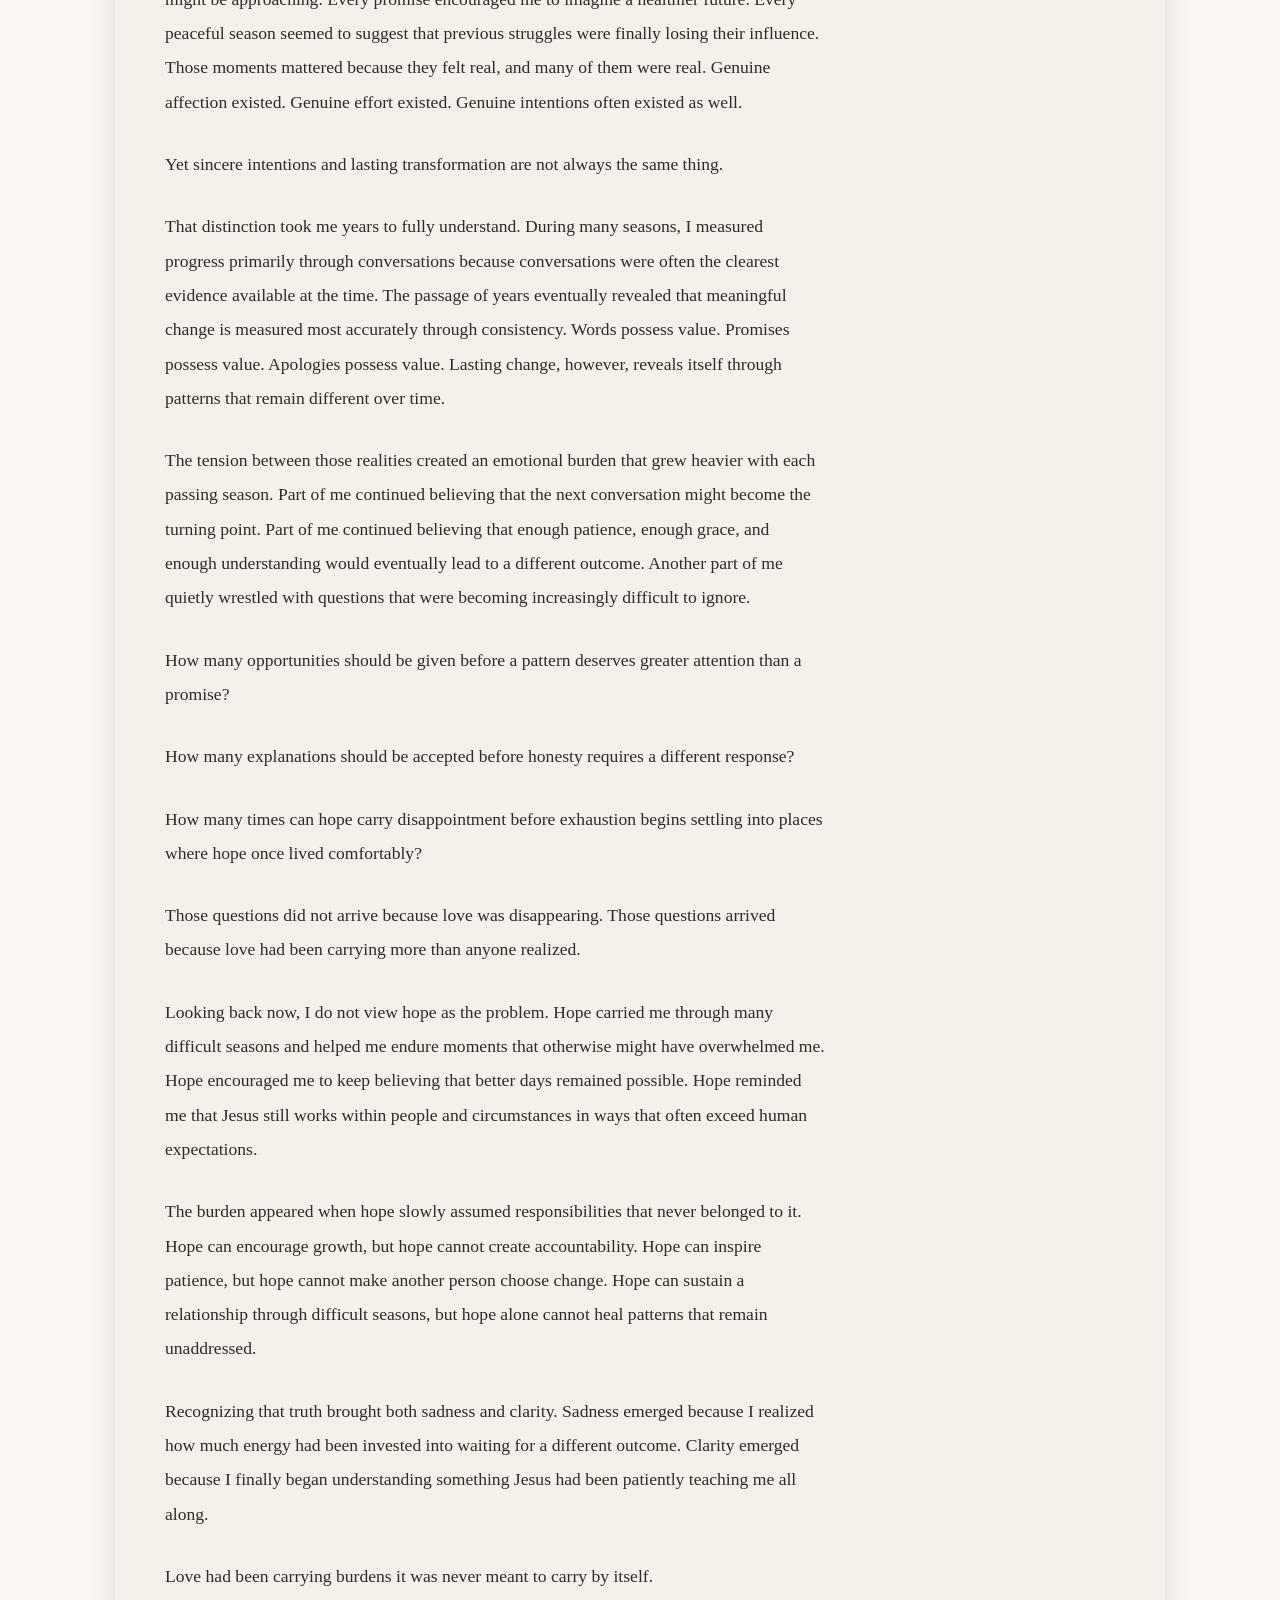
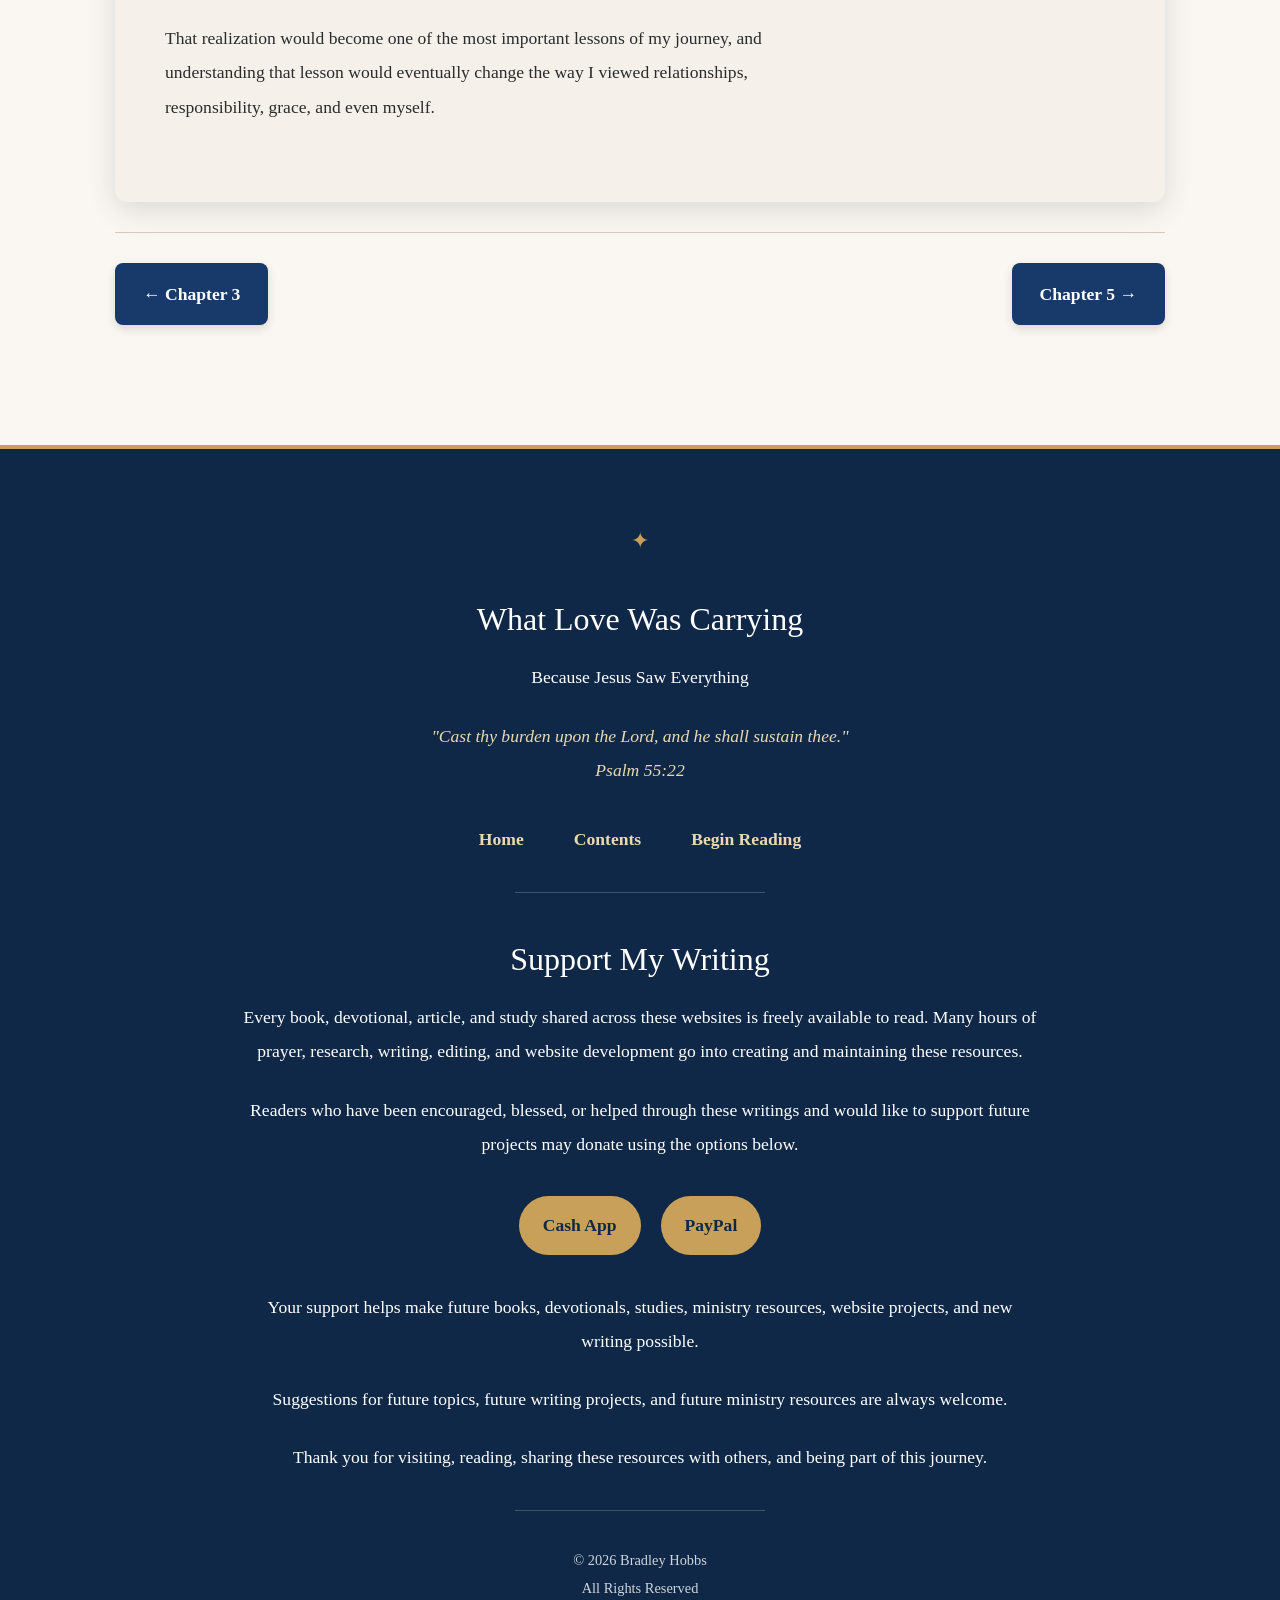
<file: chapter4.html>
<!DOCTYPE html>
<html lang="en">
<head>
<meta charset="UTF-8">
<meta
name="viewport"
content="width=device-width, initial-scale=1.0">
<title>
Chapter 4 | The Weight of Another Chance
</title>
<meta
name="description"
content="Chapter 4 of What Love Was Carrying: Because Jesus Saw Everything by Bradley Hobbs.">
<link
rel="stylesheet"
href="style.css">
</head>
<body>
<main class="chapter-container">
<section class="chapter-content">
<h1>
Chapter 4
</h1>
<h2>
The Weight of Another Chance
</h2>
<p>
Looking back, one question seems to linger above nearly every difficult memory from that season of my life. Sometimes the question comes from other people. Sometimes the question comes from within my own thoughts as I revisit experiences that once felt impossible to untangle.
</p>
<p>
Why did I stay?
</p>
<p>
The question appears simple on the surface, yet simplicity often arrives only after distance has already transformed a complicated story into a collection of events that seem easier to understand than they actually were. Life rarely unfolds that way while we are living it. Decisions are not made with the benefit of hindsight. Choices are not made with knowledge of what tomorrow will bring. Most of the time, we move forward carrying only the information available to us in that moment.
</p>
<p>
That was certainly true for me.
</p>
<p>
I never experienced the relationship as a completed story with a beginning, middle, and ending already visible before me. I experienced it one day at a time. Every conversation existed within its own moment. Every disagreement arrived carrying its own circumstances. Every apology followed its own path. Looking back years later makes patterns easier to recognize, though recognizing those same patterns while living inside them proved far more difficult.
</p>
<p>
Part of that difficulty came from hope.
</p>
<p>
Hope remained present through nearly every season of the relationship. Following difficult moments, conversations often took place that seemed sincere and meaningful. Regret was expressed. Apologies were offered. Commitments regarding the future were discussed. During those conversations, I genuinely wanted to believe that growth was possible because I believe growth is possible. I wanted to believe healing was possible because I believe healing is possible. I wanted to believe change could occur because I have seen people change throughout my life.
</p>
<p>
Those beliefs were never weaknesses.
</p>
<p>
Those beliefs reflected values that remain important to me even now.
</p>
<p>
The challenge emerged because hope gradually began carrying more weight than it was designed to carry. Every apology created another opportunity to believe that lasting change might be approaching. Every promise encouraged me to imagine a healthier future. Every peaceful season seemed to suggest that previous struggles were finally losing their influence. Those moments mattered because they felt real, and many of them were real. Genuine affection existed. Genuine effort existed. Genuine intentions often existed as well.
</p>
<p>
Yet sincere intentions and lasting transformation are not always the same thing.
</p>
<p>
That distinction took me years to fully understand. During many seasons, I measured progress primarily through conversations because conversations were often the clearest evidence available at the time. The passage of years eventually revealed that meaningful change is measured most accurately through consistency. Words possess value. Promises possess value. Apologies possess value. Lasting change, however, reveals itself through patterns that remain different over time.
</p>
<p>
The tension between those realities created an emotional burden that grew heavier with each passing season. Part of me continued believing that the next conversation might become the turning point. Part of me continued believing that enough patience, enough grace, and enough understanding would eventually lead to a different outcome. Another part of me quietly wrestled with questions that were becoming increasingly difficult to ignore.
</p>
<p>
How many opportunities should be given before a pattern deserves greater attention than a promise?
</p>
<p>
How many explanations should be accepted before honesty requires a different response?
</p>
<p>
How many times can hope carry disappointment before exhaustion begins settling into places where hope once lived comfortably?
</p>
<p>
Those questions did not arrive because love was disappearing. Those questions arrived because love had been carrying more than anyone realized.
</p>
<p>
Looking back now, I do not view hope as the problem. Hope carried me through many difficult seasons and helped me endure moments that otherwise might have overwhelmed me. Hope encouraged me to keep believing that better days remained possible. Hope reminded me that Jesus still works within people and circumstances in ways that often exceed human expectations.
</p>
<p>
The burden appeared when hope slowly assumed responsibilities that never belonged to it. Hope can encourage growth, but hope cannot create accountability. Hope can inspire patience, but hope cannot make another person choose change. Hope can sustain a relationship through difficult seasons, but hope alone cannot heal patterns that remain unaddressed.
</p>
<p>
Recognizing that truth brought both sadness and clarity. Sadness emerged because I realized how much energy had been invested into waiting for a different outcome. Clarity emerged because I finally began understanding something Jesus had been patiently teaching me all along.
</p>
<p>
Love had been carrying burdens it was never meant to carry by itself.
</p>
<p>
That realization would become one of the most important lessons of my journey, and understanding that lesson would eventually change the way I viewed relationships, responsibility, grace, and even myself.
</p>
</section>
<nav class="chapter-navigation">
<a href="chapter3.html">
← Chapter 3
</a>
<a href="chapter5.html">
Chapter 5 →
</a>
</nav>
</main>
<div id="footer-placeholder"></div>
<script>
fetch("footer.html")
.then(response => response.text())
.then(data => {
document.getElementById("footer-placeholder").innerHTML = data;
});
</script>
</body>
</html>
</file>
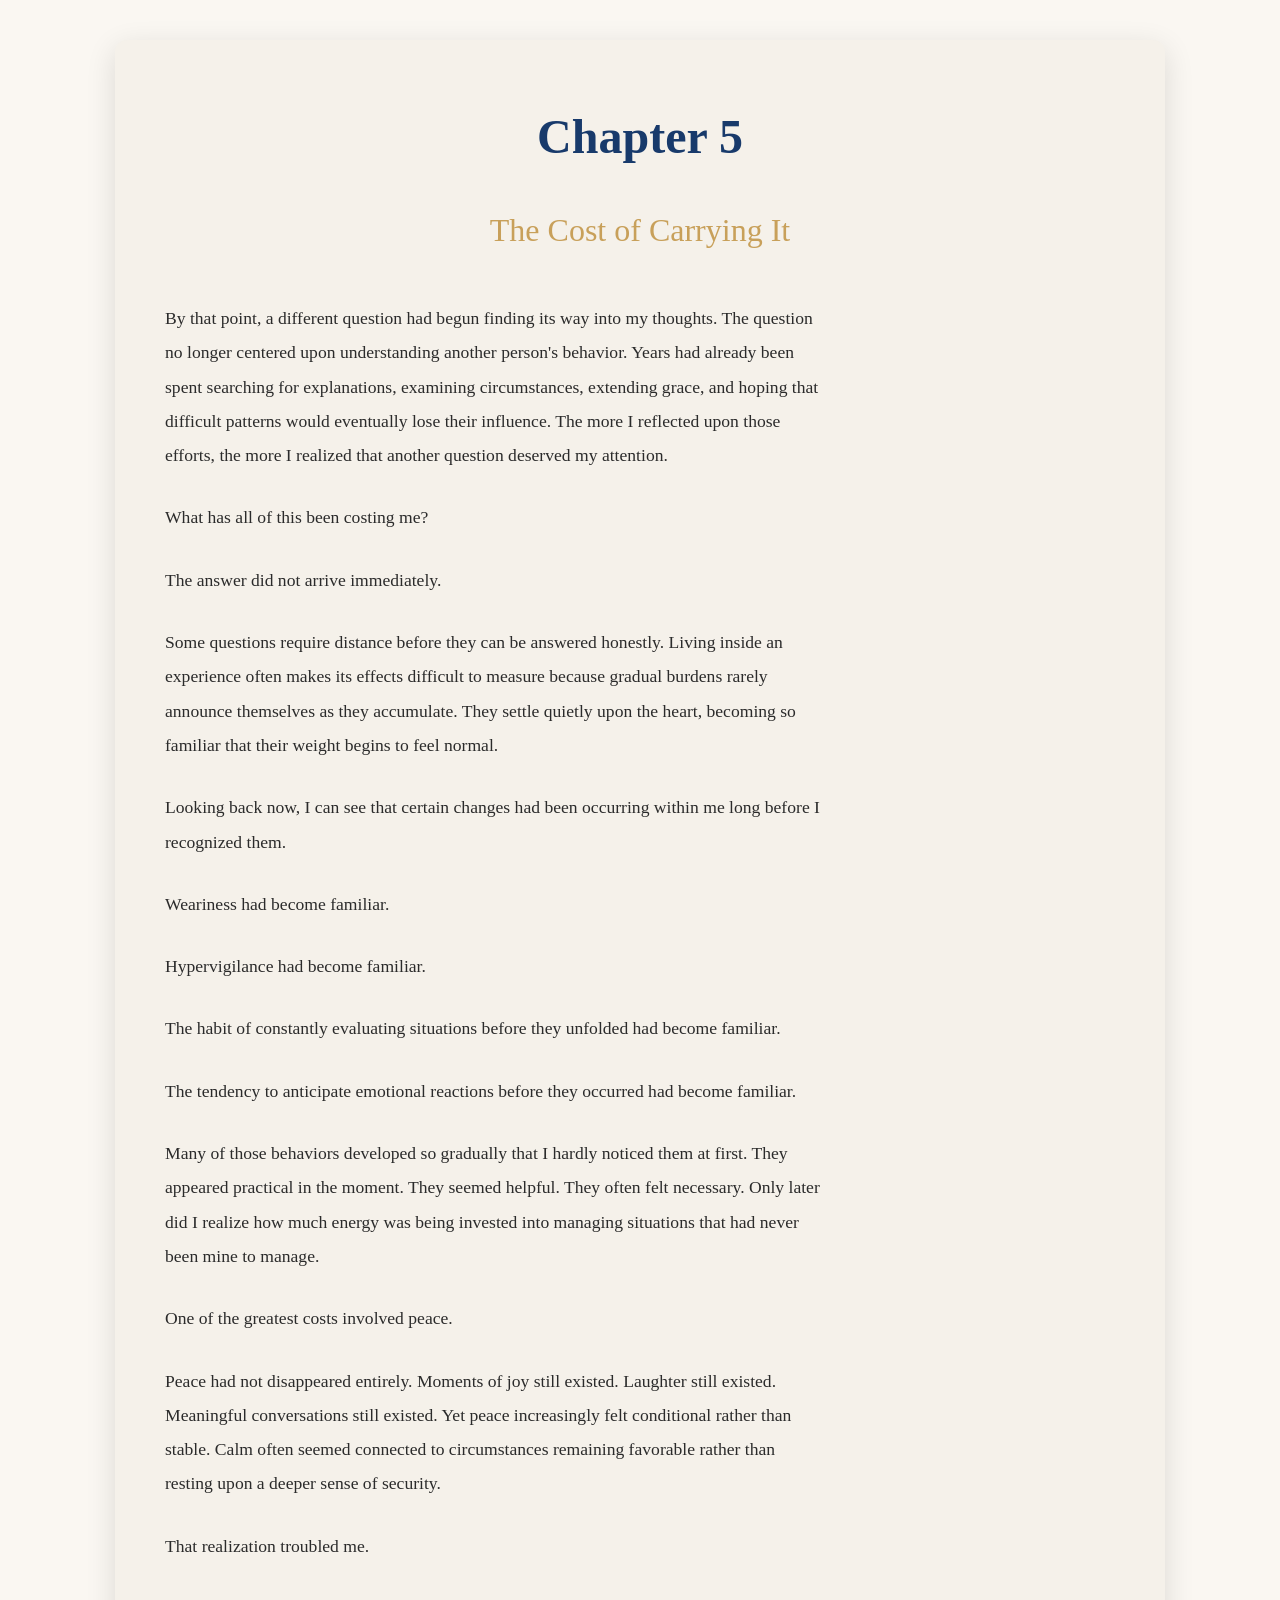
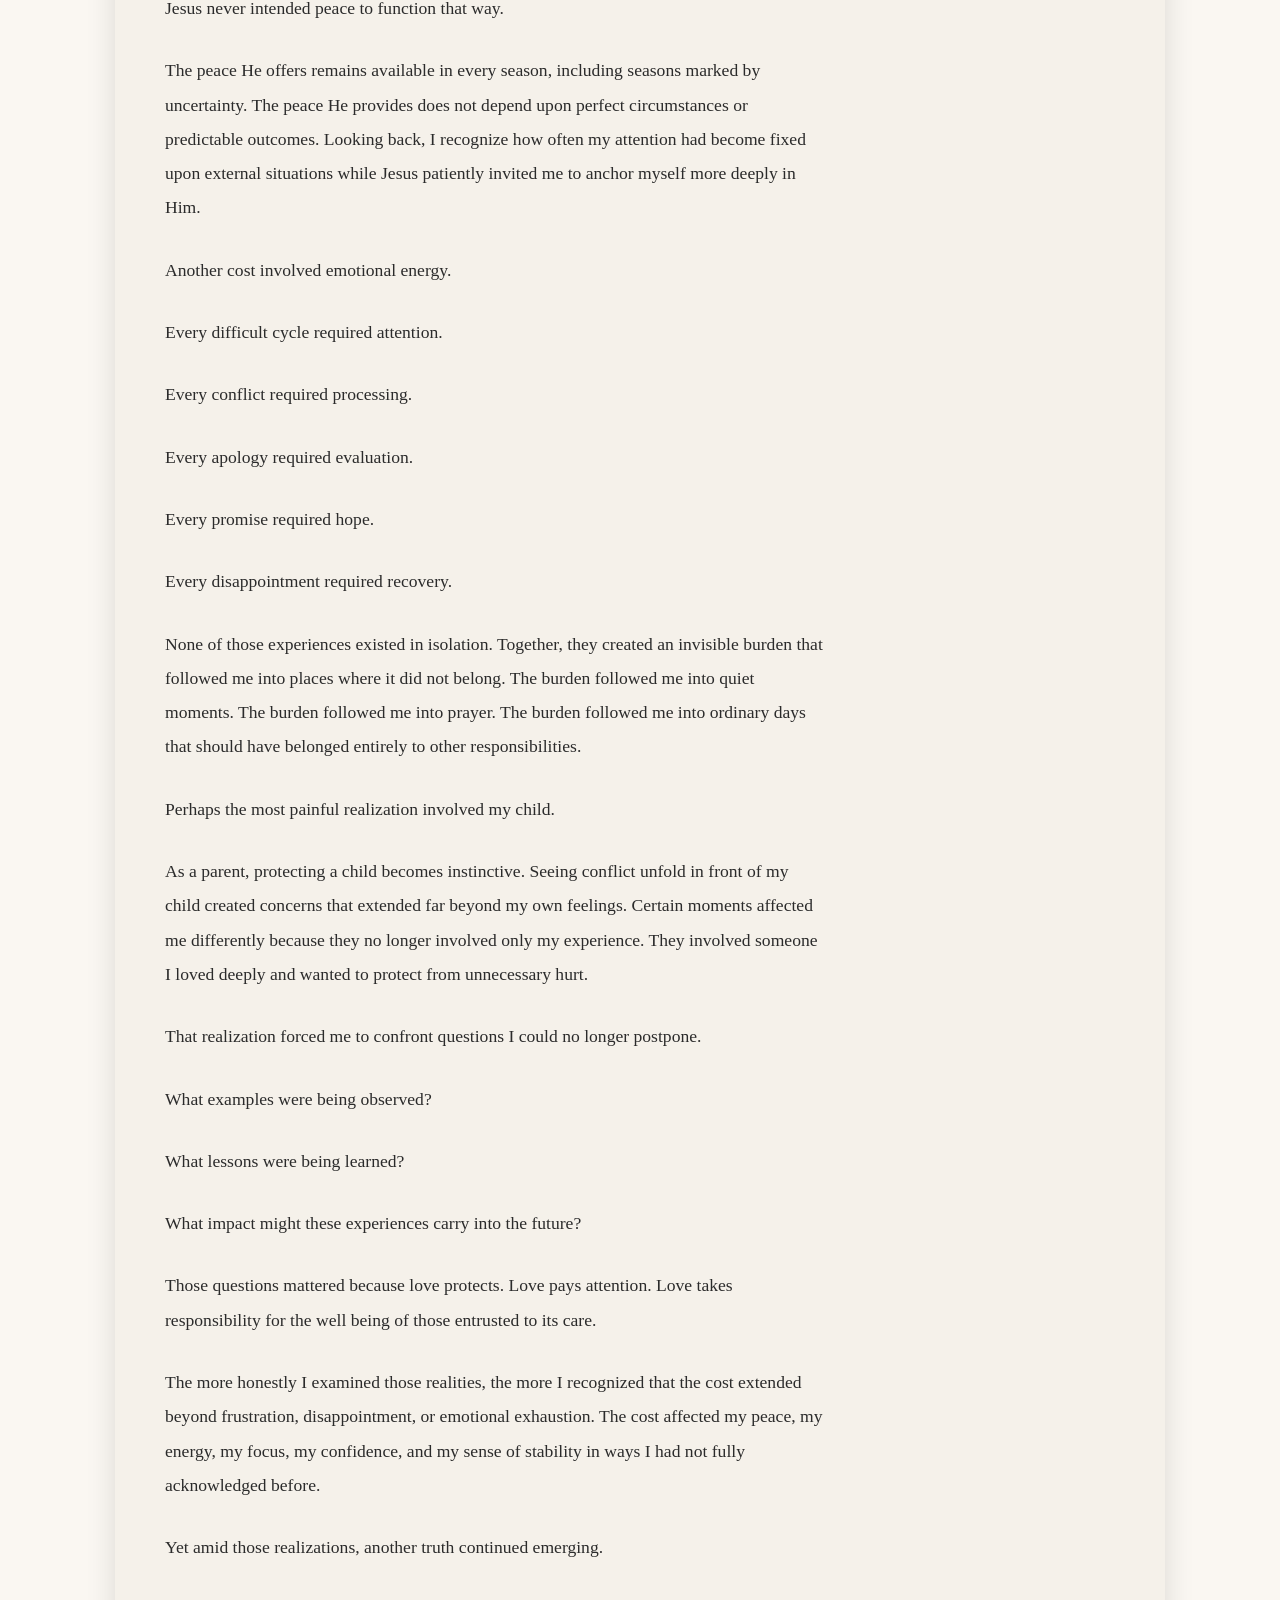
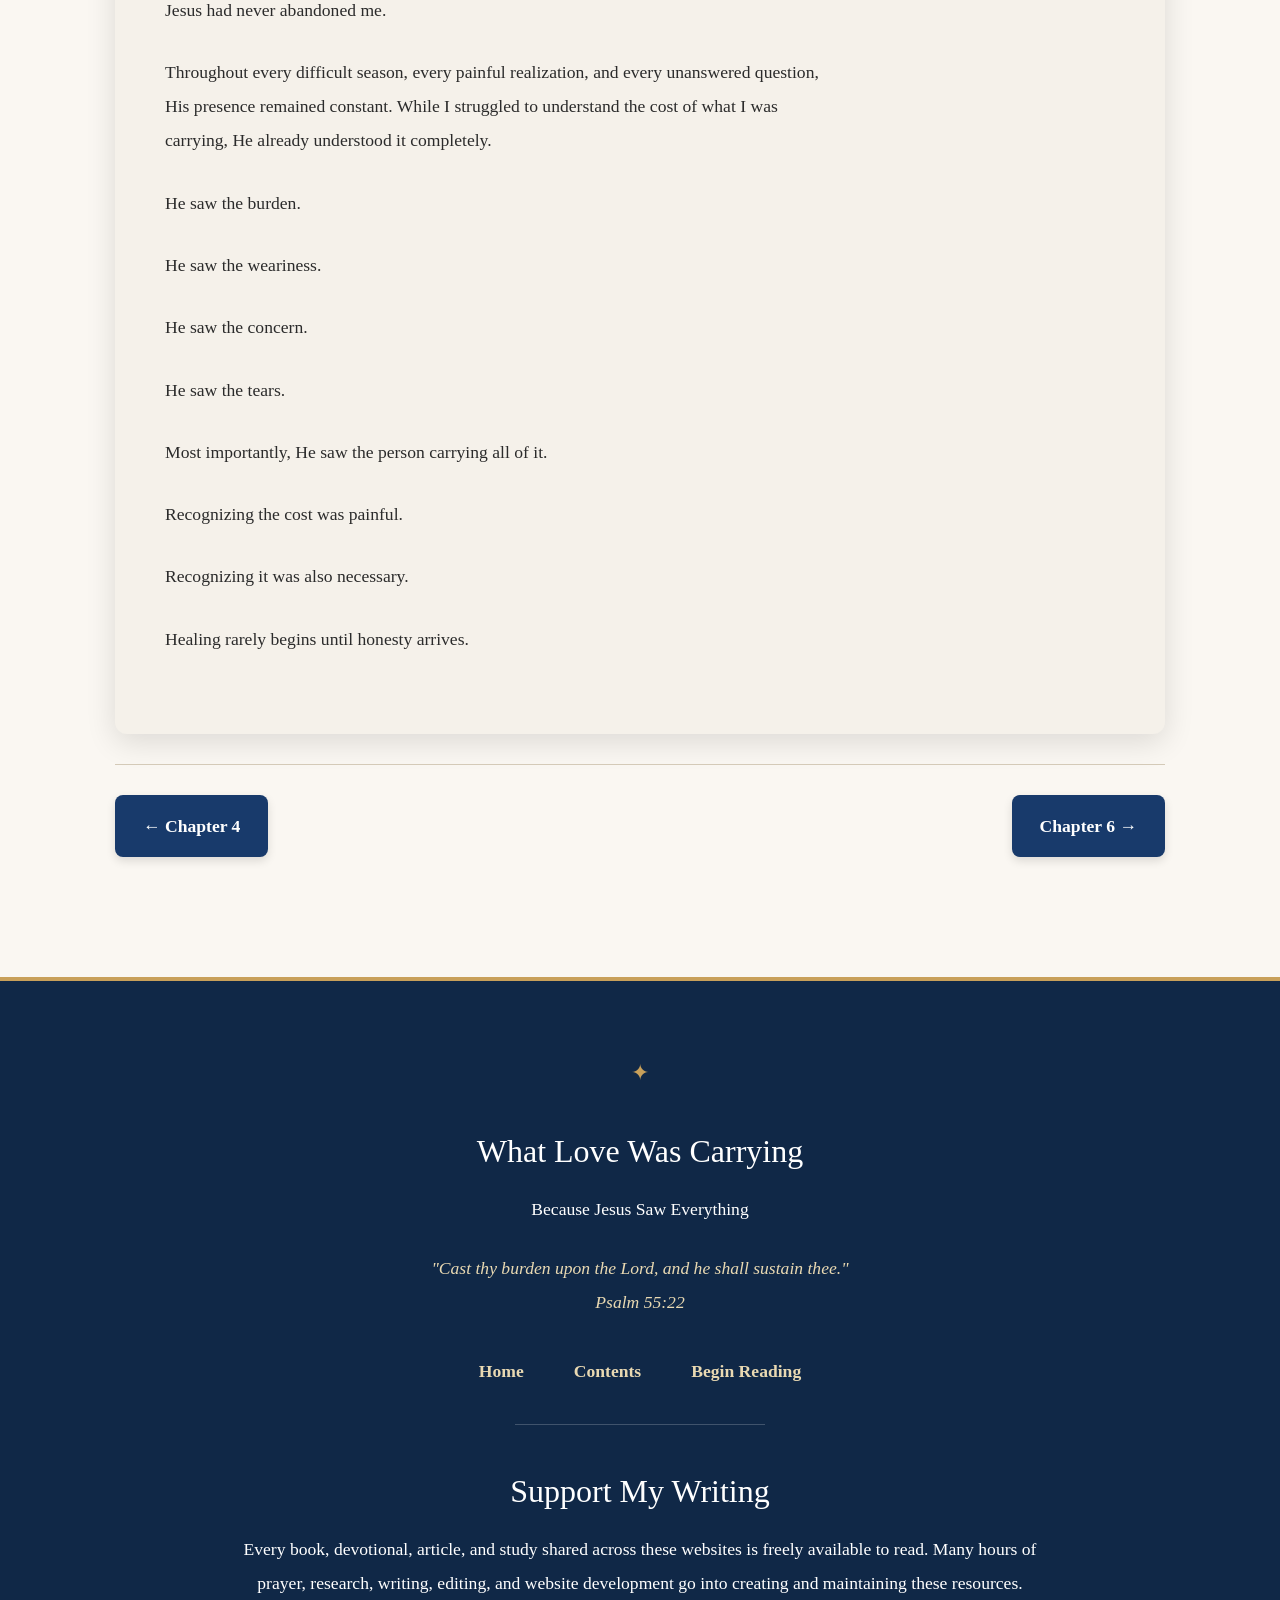
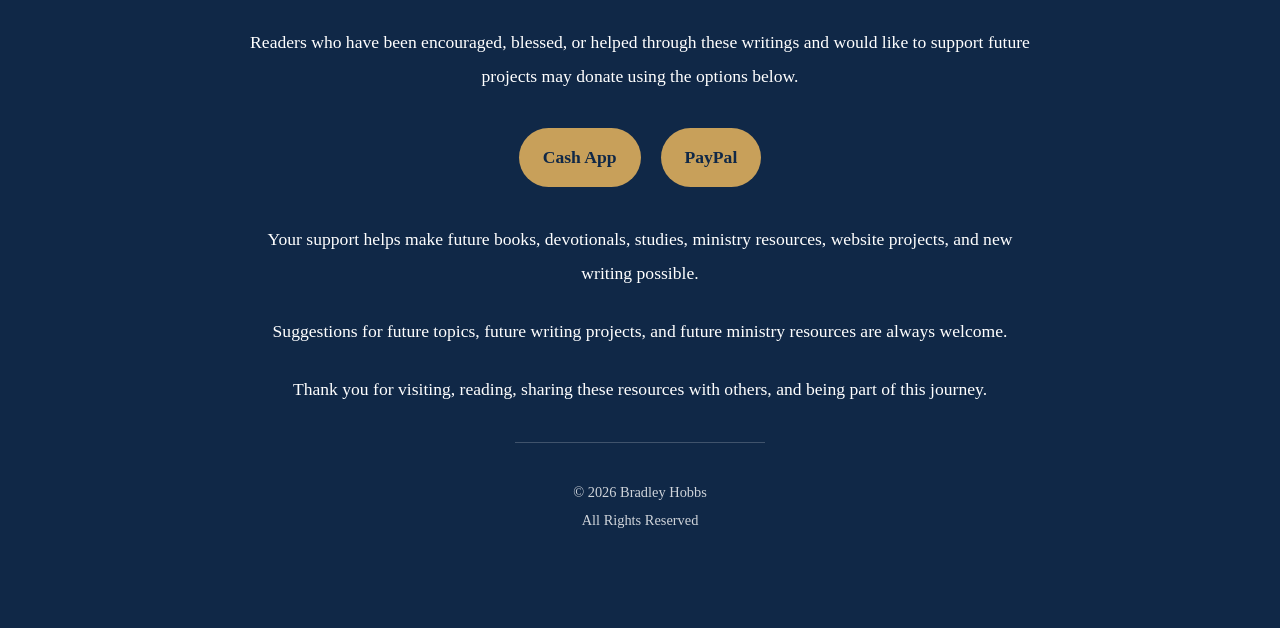
<file: chapter5.html>
<!DOCTYPE html>
<html lang="en">
<head>
<meta charset="UTF-8">
<meta
name="viewport"
content="width=device-width, initial-scale=1.0">
<title>
Chapter 5 | The Cost of Carrying It
</title>
<meta
name="description"
content="Chapter 5 of What Love Was Carrying: Because Jesus Saw Everything by Bradley Hobbs.">
<link
rel="stylesheet"
href="style.css">
</head>
<body>
<main class="chapter-container">
<section class="chapter-content">
<h1>
Chapter 5
</h1>
<h2>
The Cost of Carrying It
</h2>
<p>
By that point, a different question had begun finding its way into my thoughts. The question no longer centered upon understanding another person's behavior. Years had already been spent searching for explanations, examining circumstances, extending grace, and hoping that difficult patterns would eventually lose their influence. The more I reflected upon those efforts, the more I realized that another question deserved my attention.
</p>
<p>
What has all of this been costing me?
</p>
<p>
The answer did not arrive immediately.
</p>
<p>
Some questions require distance before they can be answered honestly. Living inside an experience often makes its effects difficult to measure because gradual burdens rarely announce themselves as they accumulate. They settle quietly upon the heart, becoming so familiar that their weight begins to feel normal.
</p>
<p>
Looking back now, I can see that certain changes had been occurring within me long before I recognized them.
</p>
<p>
Weariness had become familiar.
</p>
<p>
Hypervigilance had become familiar.
</p>
<p>
The habit of constantly evaluating situations before they unfolded had become familiar.
</p>
<p>
The tendency to anticipate emotional reactions before they occurred had become familiar.
</p>
<p>
Many of those behaviors developed so gradually that I hardly noticed them at first. They appeared practical in the moment. They seemed helpful. They often felt necessary. Only later did I realize how much energy was being invested into managing situations that had never been mine to manage.
</p>
<p>
One of the greatest costs involved peace.
</p>
<p>
Peace had not disappeared entirely. Moments of joy still existed. Laughter still existed. Meaningful conversations still existed. Yet peace increasingly felt conditional rather than stable. Calm often seemed connected to circumstances remaining favorable rather than resting upon a deeper sense of security.
</p>
<p>
That realization troubled me.
</p>
<p>
Jesus never intended peace to function that way.
</p>
<p>
The peace He offers remains available in every season, including seasons marked by uncertainty. The peace He provides does not depend upon perfect circumstances or predictable outcomes. Looking back, I recognize how often my attention had become fixed upon external situations while Jesus patiently invited me to anchor myself more deeply in Him.
</p>
<p>
Another cost involved emotional energy.
</p>
<p>
Every difficult cycle required attention.
</p>
<p>
Every conflict required processing.
</p>
<p>
Every apology required evaluation.
</p>
<p>
Every promise required hope.
</p>
<p>
Every disappointment required recovery.
</p>
<p>
None of those experiences existed in isolation. Together, they created an invisible burden that followed me into places where it did not belong. The burden followed me into quiet moments. The burden followed me into prayer. The burden followed me into ordinary days that should have belonged entirely to other responsibilities.
</p>
<p>
Perhaps the most painful realization involved my child.
</p>
<p>
As a parent, protecting a child becomes instinctive. Seeing conflict unfold in front of my child created concerns that extended far beyond my own feelings. Certain moments affected me differently because they no longer involved only my experience. They involved someone I loved deeply and wanted to protect from unnecessary hurt.
</p>
<p>
That realization forced me to confront questions I could no longer postpone.
</p>
<p>
What examples were being observed?
</p>
<p>
What lessons were being learned?
</p>
<p>
What impact might these experiences carry into the future?
</p>
<p>
Those questions mattered because love protects. Love pays attention. Love takes responsibility for the well being of those entrusted to its care.
</p>
<p>
The more honestly I examined those realities, the more I recognized that the cost extended beyond frustration, disappointment, or emotional exhaustion. The cost affected my peace, my energy, my focus, my confidence, and my sense of stability in ways I had not fully acknowledged before.
</p>
<p>
Yet amid those realizations, another truth continued emerging.
</p>
<p>
Jesus had never abandoned me.
</p>
<p>
Throughout every difficult season, every painful realization, and every unanswered question, His presence remained constant. While I struggled to understand the cost of what I was carrying, He already understood it completely.
</p>
<p>
He saw the burden.
</p>
<p>
He saw the weariness.
</p>
<p>
He saw the concern.
</p>
<p>
He saw the tears.
</p>
<p>
Most importantly, He saw the person carrying all of it.
</p>
<p>
Recognizing the cost was painful.
</p>
<p>
Recognizing it was also necessary.
</p>
<p>
Healing rarely begins until honesty arrives.
</p>
</section>
<nav class="chapter-navigation">
<a href="chapter4.html">
← Chapter 4
</a>
<a href="chapter6.html">
Chapter 6 →
</a>
</nav>
</main>
<div id="footer-placeholder"></div>
<script>
fetch("footer.html")
.then(response => response.text())
.then(data => {
document.getElementById("footer-placeholder").innerHTML = data;
});
</script>
</body>
</html>
</file>
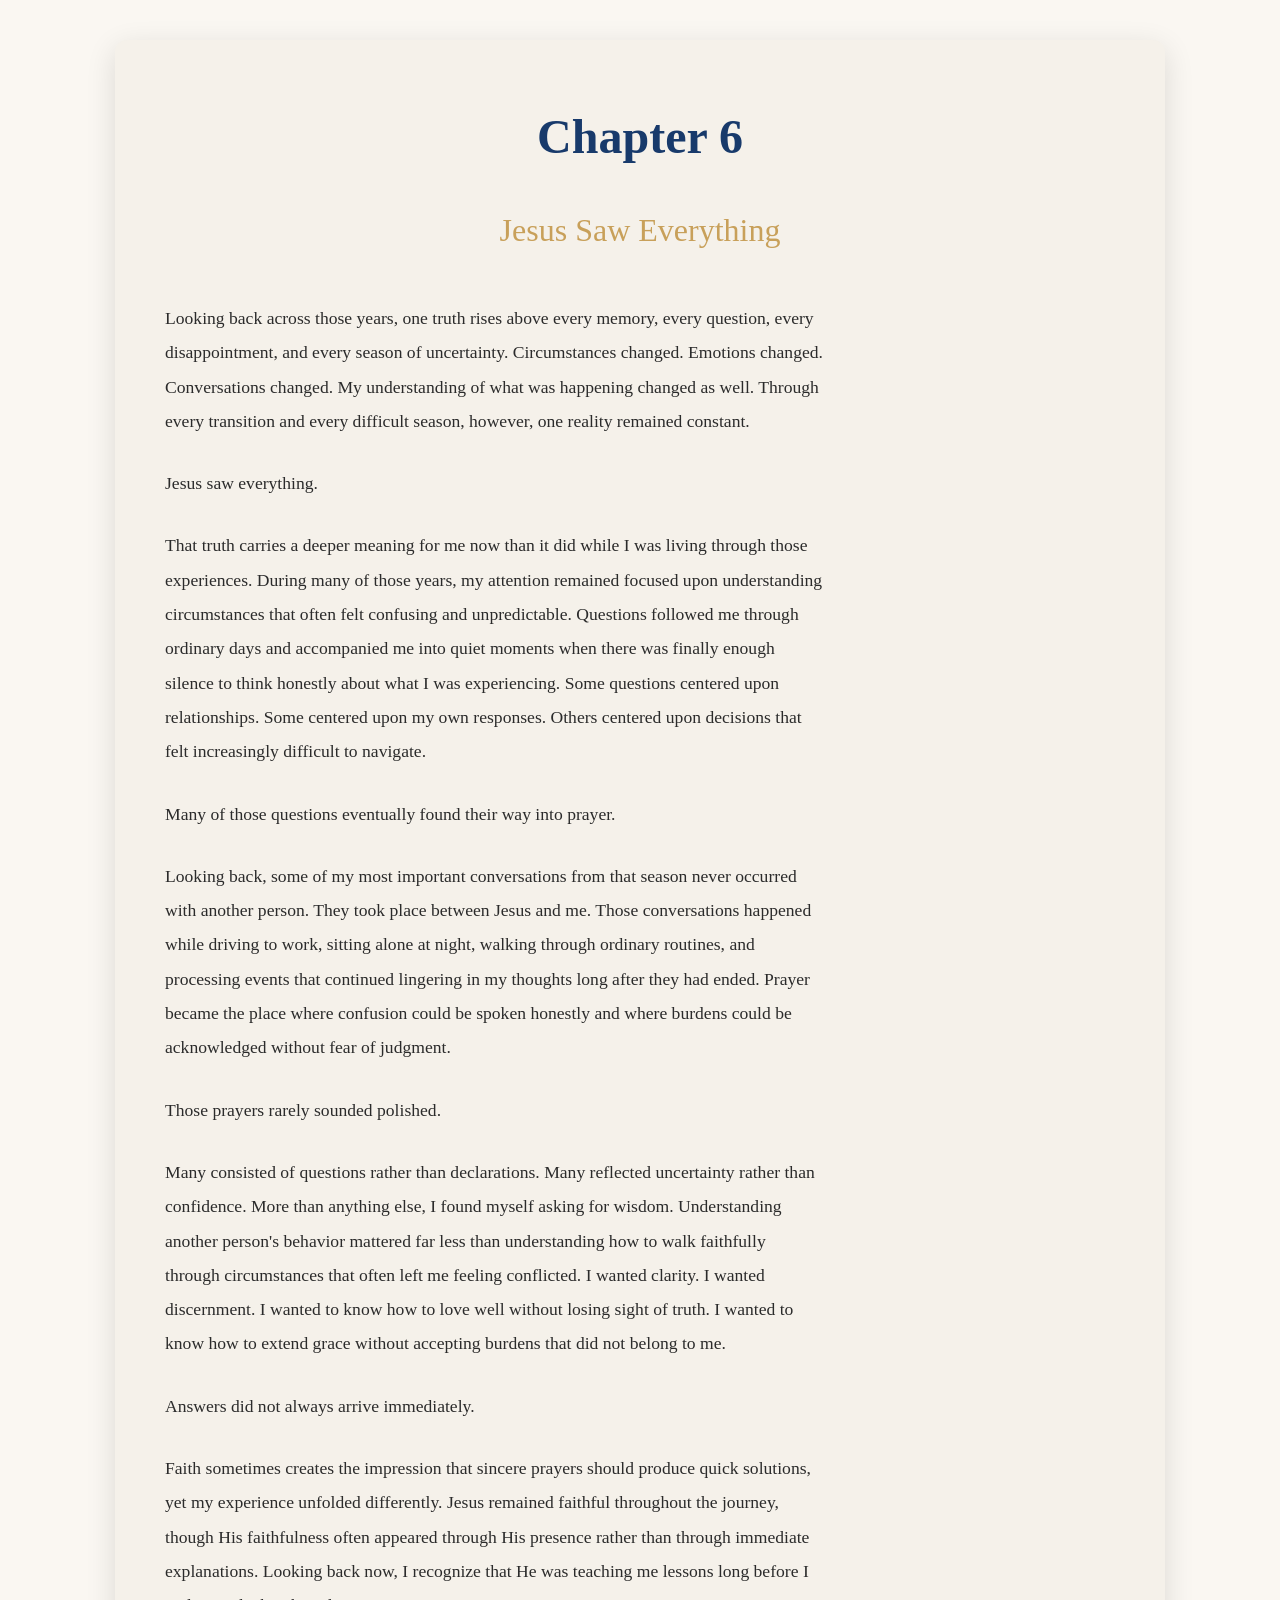
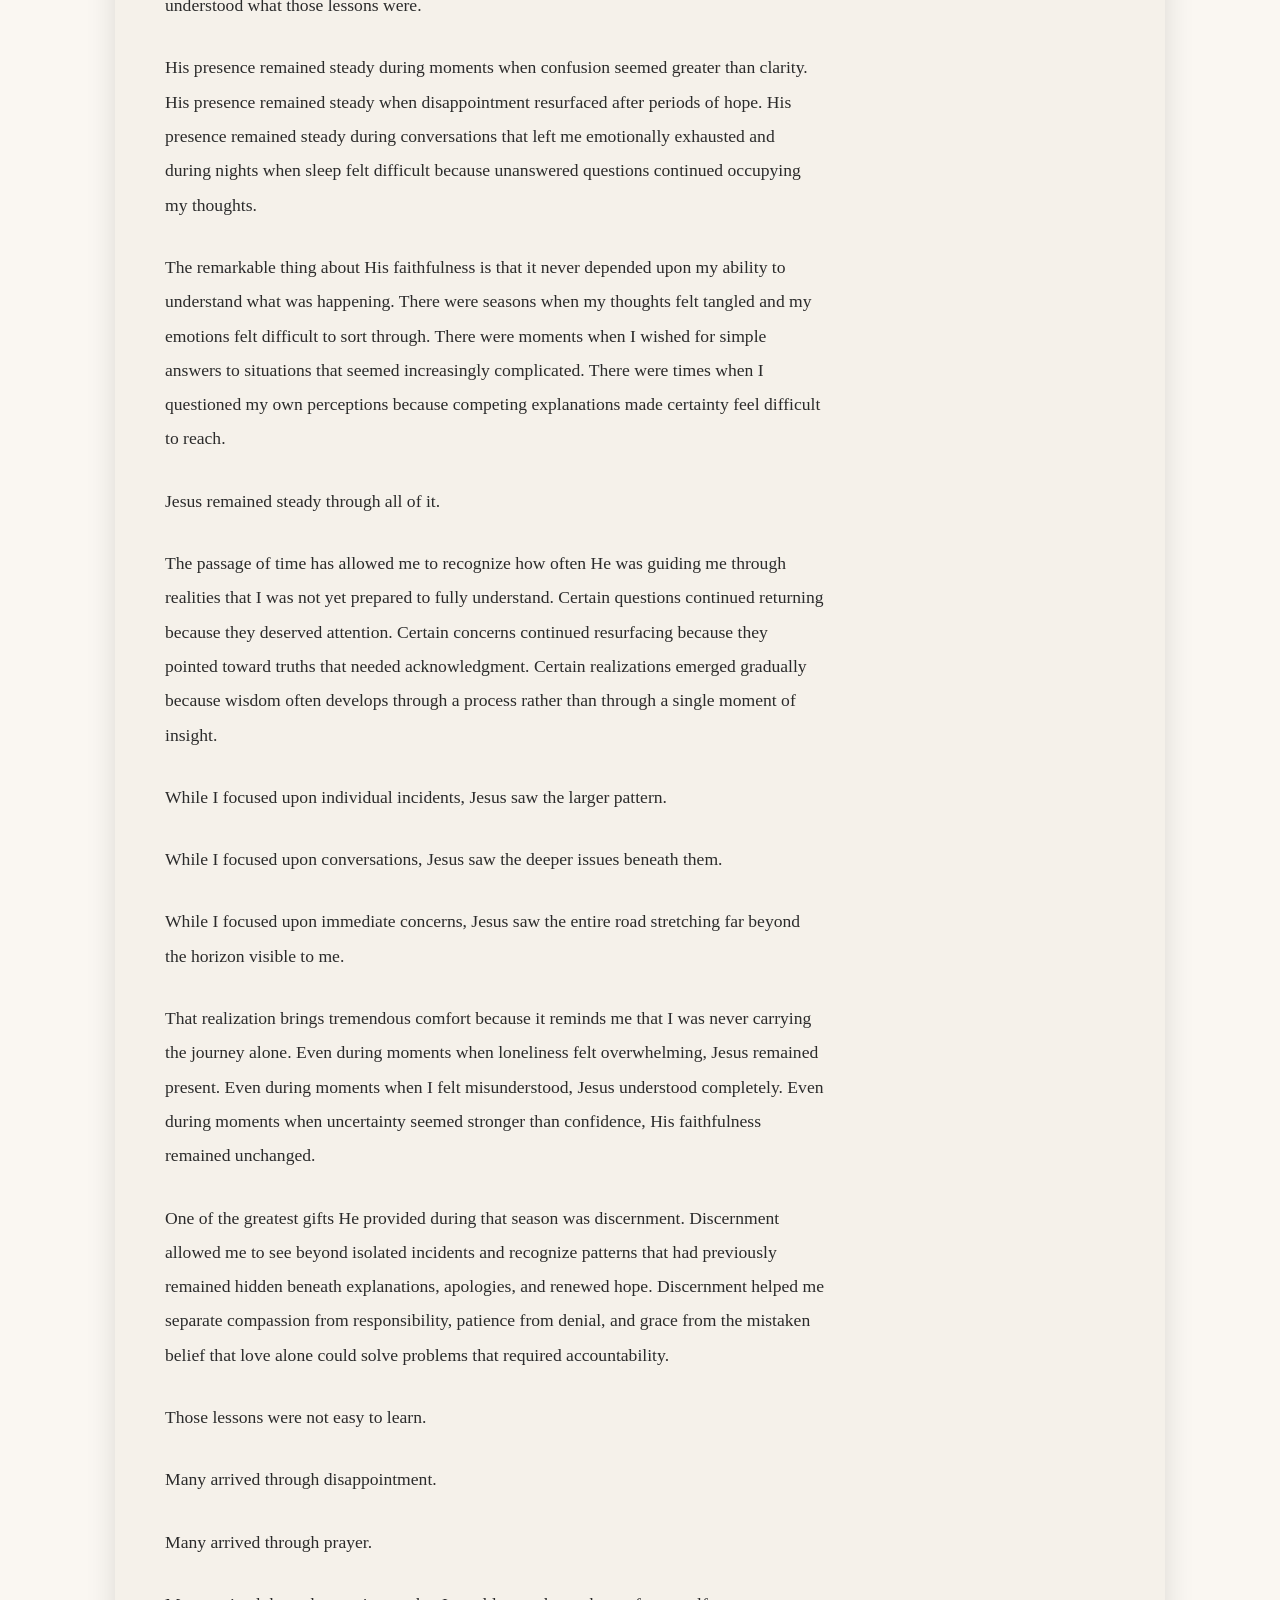
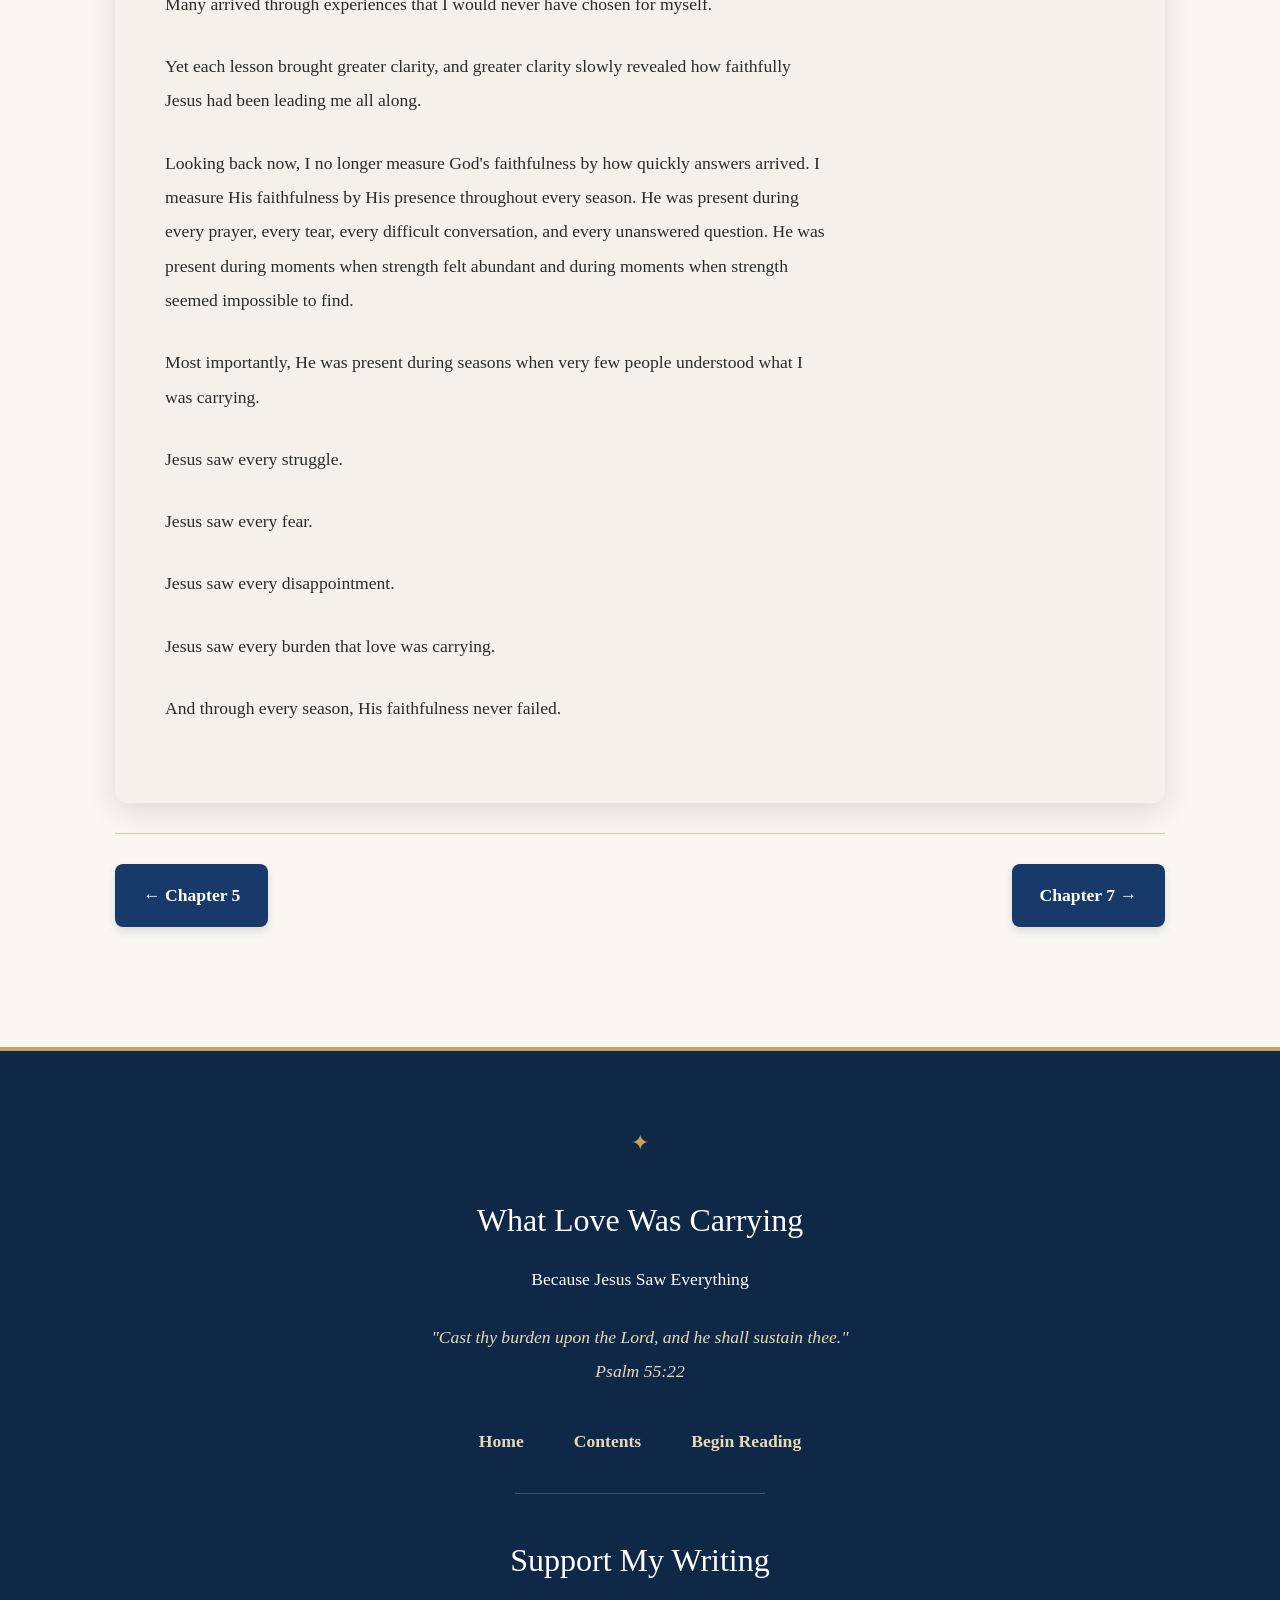
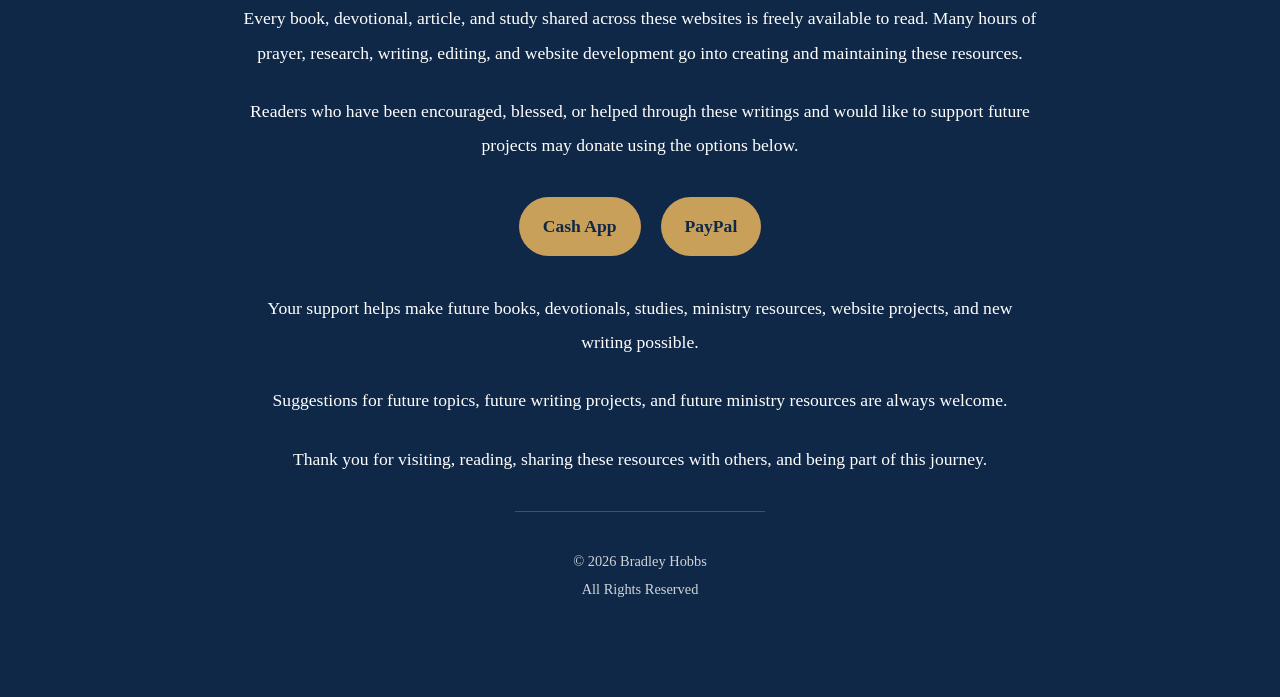
<file: chapter6.html>
<!DOCTYPE html>
<html lang="en">
<head>
<meta charset="UTF-8">
<meta
name="viewport"
content="width=device-width, initial-scale=1.0">
<title>
Chapter 6 | Jesus Saw Everything
</title>
<meta
name="description"
content="Chapter 6 of What Love Was Carrying: Because Jesus Saw Everything by Bradley Hobbs.">
<link
rel="stylesheet"
href="style.css">
</head>
<body>
<main class="chapter-container">
<section class="chapter-content">
<h1>
Chapter 6
</h1>
<h2>
Jesus Saw Everything
</h2>
<p>
Looking back across those years, one truth rises above every memory, every question, every disappointment, and every season of uncertainty. Circumstances changed. Emotions changed. Conversations changed. My understanding of what was happening changed as well. Through every transition and every difficult season, however, one reality remained constant.
</p>
<p>
Jesus saw everything.
</p>
<p>
That truth carries a deeper meaning for me now than it did while I was living through those experiences. During many of those years, my attention remained focused upon understanding circumstances that often felt confusing and unpredictable. Questions followed me through ordinary days and accompanied me into quiet moments when there was finally enough silence to think honestly about what I was experiencing. Some questions centered upon relationships. Some centered upon my own responses. Others centered upon decisions that felt increasingly difficult to navigate.
</p>
<p>
Many of those questions eventually found their way into prayer.
</p>
<p>
Looking back, some of my most important conversations from that season never occurred with another person. They took place between Jesus and me. Those conversations happened while driving to work, sitting alone at night, walking through ordinary routines, and processing events that continued lingering in my thoughts long after they had ended. Prayer became the place where confusion could be spoken honestly and where burdens could be acknowledged without fear of judgment.
</p>
<p>
Those prayers rarely sounded polished.
</p>
<p>
Many consisted of questions rather than declarations. Many reflected uncertainty rather than confidence. More than anything else, I found myself asking for wisdom. Understanding another person's behavior mattered far less than understanding how to walk faithfully through circumstances that often left me feeling conflicted. I wanted clarity. I wanted discernment. I wanted to know how to love well without losing sight of truth. I wanted to know how to extend grace without accepting burdens that did not belong to me.
</p>
<p>
Answers did not always arrive immediately.
</p>
<p>
Faith sometimes creates the impression that sincere prayers should produce quick solutions, yet my experience unfolded differently. Jesus remained faithful throughout the journey, though His faithfulness often appeared through His presence rather than through immediate explanations. Looking back now, I recognize that He was teaching me lessons long before I understood what those lessons were.
</p>
<p>
His presence remained steady during moments when confusion seemed greater than clarity. His presence remained steady when disappointment resurfaced after periods of hope. His presence remained steady during conversations that left me emotionally exhausted and during nights when sleep felt difficult because unanswered questions continued occupying my thoughts.
</p>
<p>
The remarkable thing about His faithfulness is that it never depended upon my ability to understand what was happening. There were seasons when my thoughts felt tangled and my emotions felt difficult to sort through. There were moments when I wished for simple answers to situations that seemed increasingly complicated. There were times when I questioned my own perceptions because competing explanations made certainty feel difficult to reach.
</p>
<p>
Jesus remained steady through all of it.
</p>
<p>
The passage of time has allowed me to recognize how often He was guiding me through realities that I was not yet prepared to fully understand. Certain questions continued returning because they deserved attention. Certain concerns continued resurfacing because they pointed toward truths that needed acknowledgment. Certain realizations emerged gradually because wisdom often develops through a process rather than through a single moment of insight.
</p>
<p>
While I focused upon individual incidents, Jesus saw the larger pattern.
</p>
<p>
While I focused upon conversations, Jesus saw the deeper issues beneath them.
</p>
<p>
While I focused upon immediate concerns, Jesus saw the entire road stretching far beyond the horizon visible to me.
</p>
<p>
That realization brings tremendous comfort because it reminds me that I was never carrying the journey alone. Even during moments when loneliness felt overwhelming, Jesus remained present. Even during moments when I felt misunderstood, Jesus understood completely. Even during moments when uncertainty seemed stronger than confidence, His faithfulness remained unchanged.
</p>
<p>
One of the greatest gifts He provided during that season was discernment. Discernment allowed me to see beyond isolated incidents and recognize patterns that had previously remained hidden beneath explanations, apologies, and renewed hope. Discernment helped me separate compassion from responsibility, patience from denial, and grace from the mistaken belief that love alone could solve problems that required accountability.
</p>
<p>
Those lessons were not easy to learn.
</p>
<p>
Many arrived through disappointment.
</p>
<p>
Many arrived through prayer.
</p>
<p>
Many arrived through experiences that I would never have chosen for myself.
</p>
<p>
Yet each lesson brought greater clarity, and greater clarity slowly revealed how faithfully Jesus had been leading me all along.
</p>
<p>
Looking back now, I no longer measure God's faithfulness by how quickly answers arrived. I measure His faithfulness by His presence throughout every season. He was present during every prayer, every tear, every difficult conversation, and every unanswered question. He was present during moments when strength felt abundant and during moments when strength seemed impossible to find.
</p>
<p>
Most importantly, He was present during seasons when very few people understood what I was carrying.
</p>
<p>
Jesus saw every struggle.
</p>
<p>
Jesus saw every fear.
</p>
<p>
Jesus saw every disappointment.
</p>
<p>
Jesus saw every burden that love was carrying.
</p>
<p>
And through every season, His faithfulness never failed.
</p>
</section>
<nav class="chapter-navigation">
<a href="chapter5.html">
← Chapter 5
</a>
<a href="chapter7.html">
Chapter 7 →
</a>
</nav>
</main>
<div id="footer-placeholder"></div>
<script>
fetch("footer.html")
.then(response => response.text())
.then(data => {
document.getElementById("footer-placeholder").innerHTML = data;
});
</script>
</body>
</html>
</file>
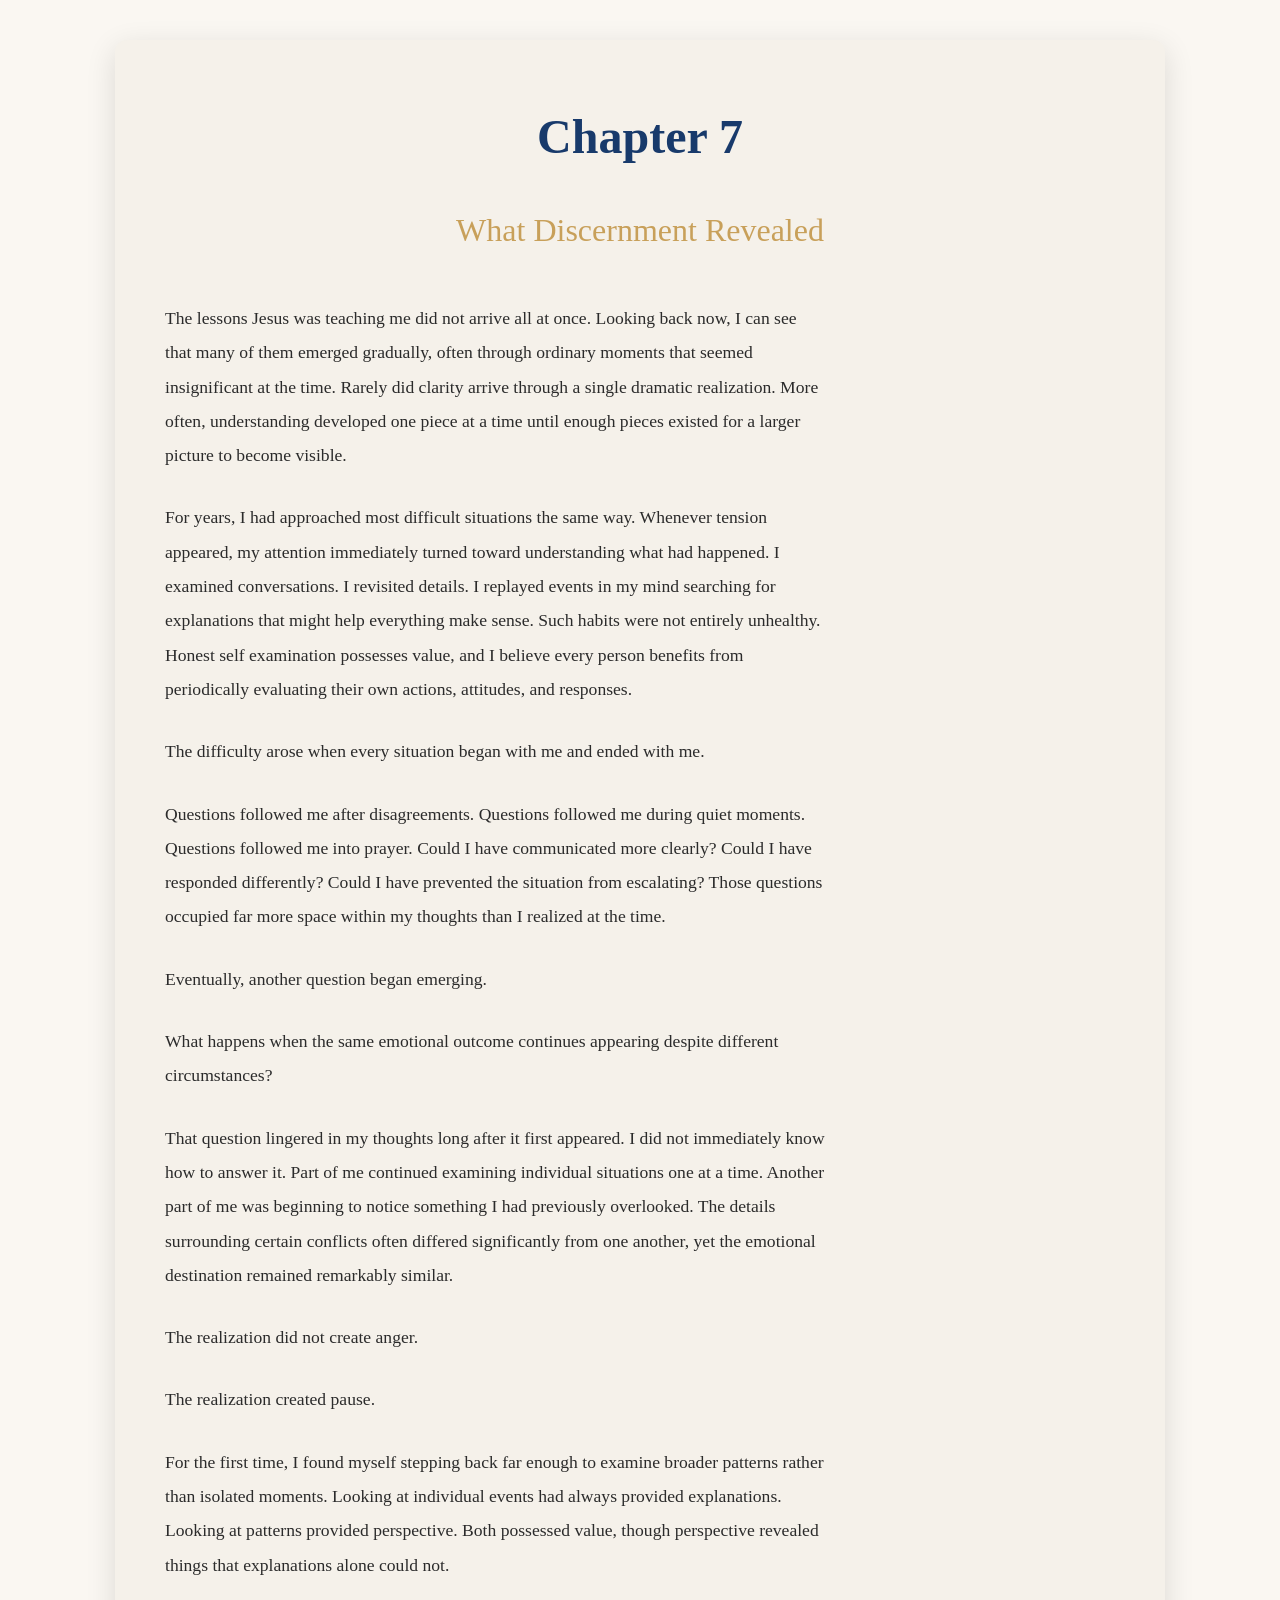
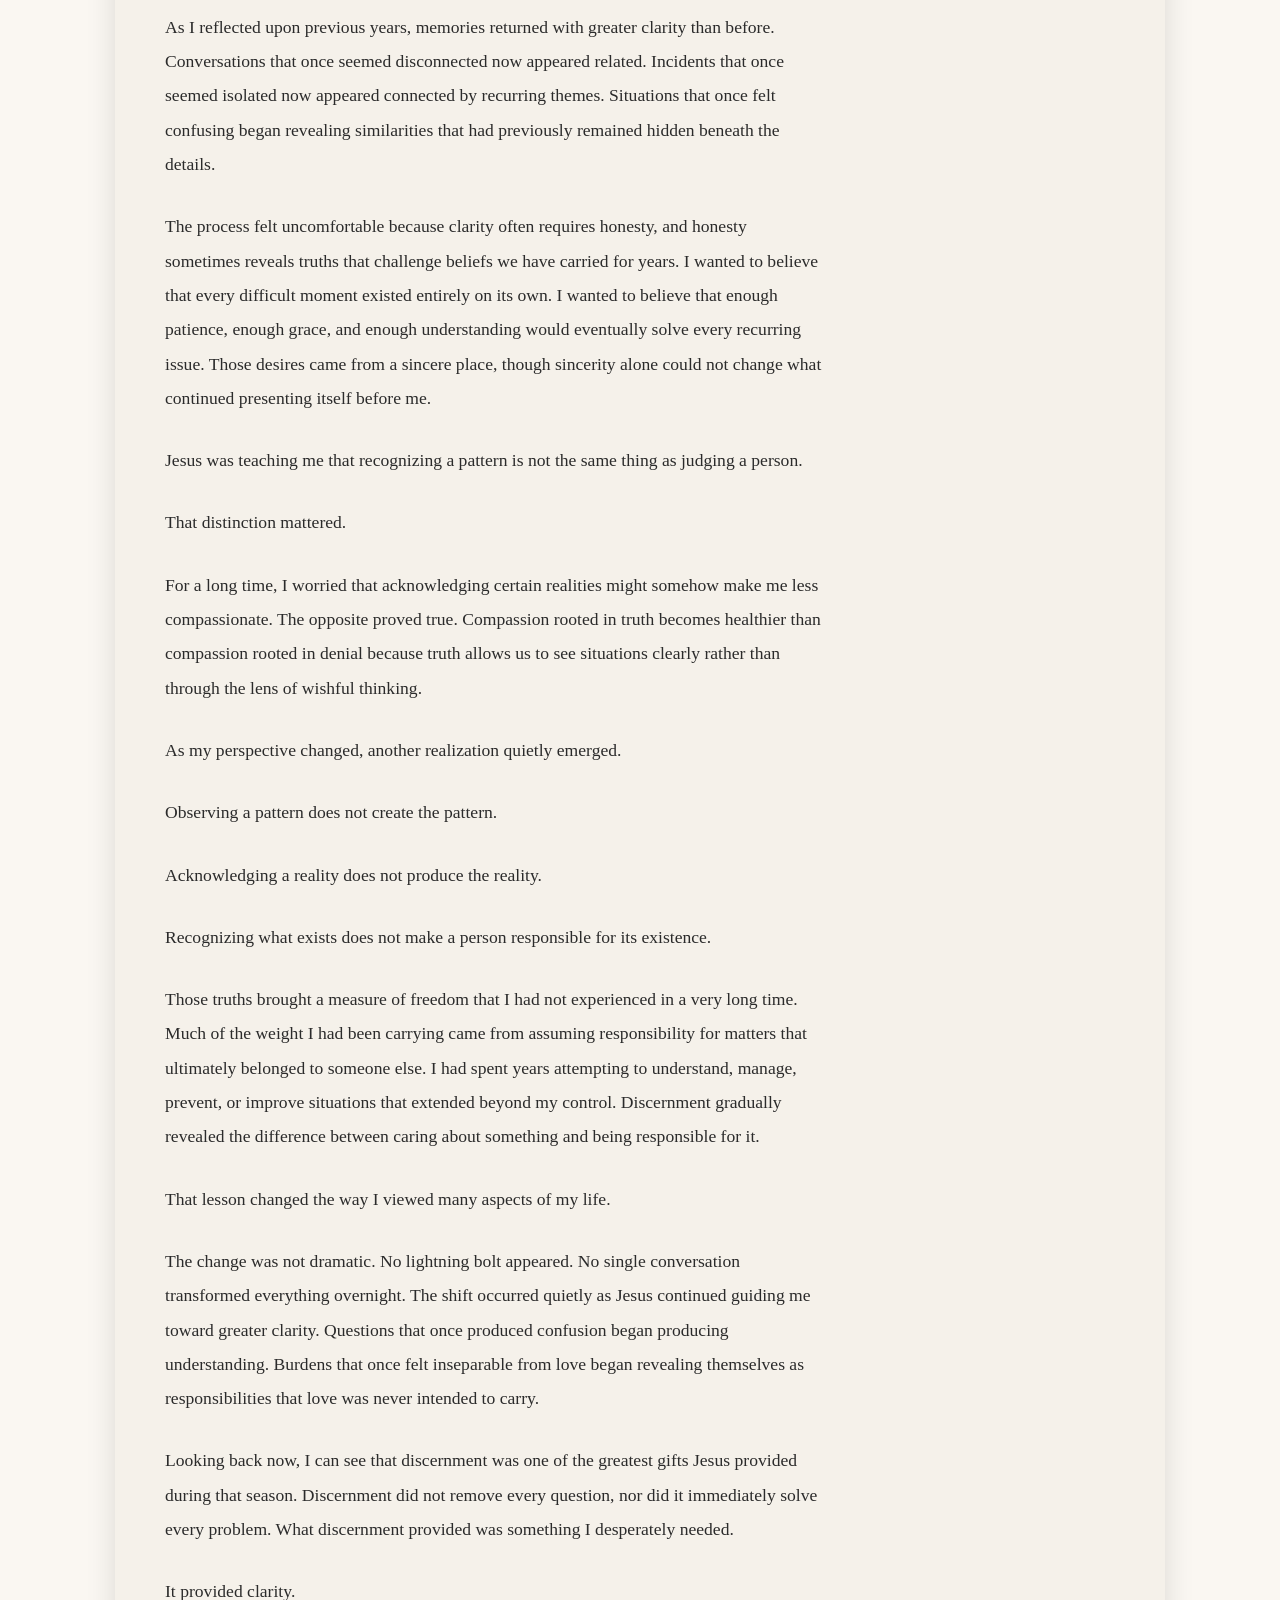
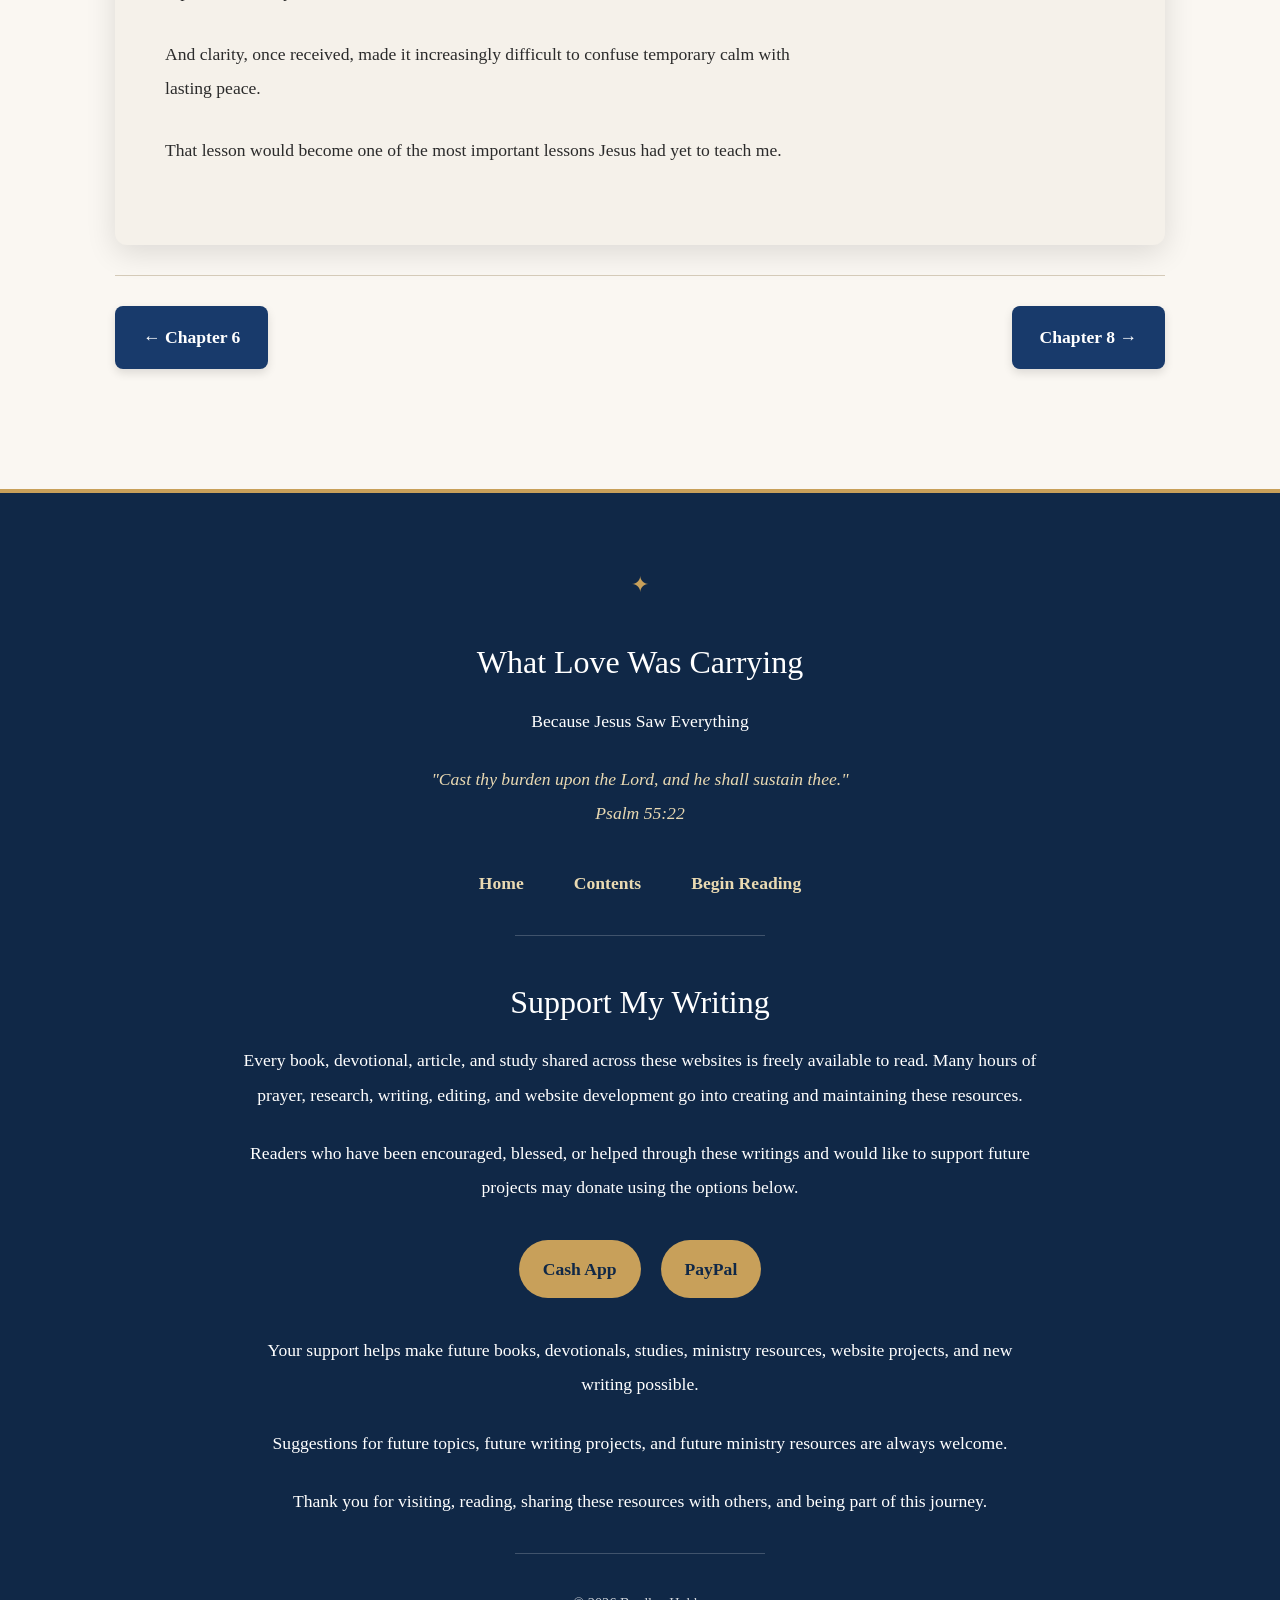
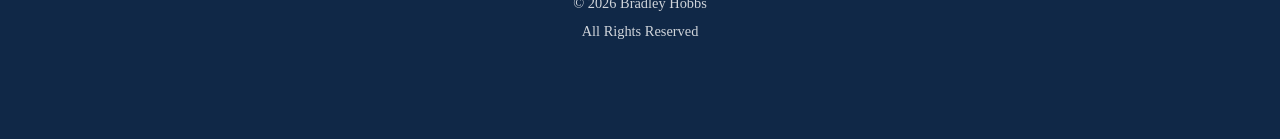
<file: chapter7.html>
<!DOCTYPE html>
<html lang="en">
<head>
<meta charset="UTF-8">
<meta
name="viewport"
content="width=device-width, initial-scale=1.0">
<title>
Chapter 7 | What Discernment Revealed
</title>
<meta
name="description"
content="Chapter 7 of What Love Was Carrying: Because Jesus Saw Everything by Bradley Hobbs.">
<link
rel="stylesheet"
href="style.css">
</head>
<body>
<main class="chapter-container">
<section class="chapter-content">
<h1>
Chapter 7
</h1>
<h2>
What Discernment Revealed
</h2>
<p>
The lessons Jesus was teaching me did not arrive all at once. Looking back now, I can see that many of them emerged gradually, often through ordinary moments that seemed insignificant at the time. Rarely did clarity arrive through a single dramatic realization. More often, understanding developed one piece at a time until enough pieces existed for a larger picture to become visible.
</p>
<p>
For years, I had approached most difficult situations the same way. Whenever tension appeared, my attention immediately turned toward understanding what had happened. I examined conversations. I revisited details. I replayed events in my mind searching for explanations that might help everything make sense. Such habits were not entirely unhealthy. Honest self examination possesses value, and I believe every person benefits from periodically evaluating their own actions, attitudes, and responses.
</p>
<p>
The difficulty arose when every situation began with me and ended with me.
</p>
<p>
Questions followed me after disagreements. Questions followed me during quiet moments. Questions followed me into prayer. Could I have communicated more clearly? Could I have responded differently? Could I have prevented the situation from escalating? Those questions occupied far more space within my thoughts than I realized at the time.
</p>
<p>
Eventually, another question began emerging.
</p>
<p>
What happens when the same emotional outcome continues appearing despite different circumstances?
</p>
<p>
That question lingered in my thoughts long after it first appeared. I did not immediately know how to answer it. Part of me continued examining individual situations one at a time. Another part of me was beginning to notice something I had previously overlooked. The details surrounding certain conflicts often differed significantly from one another, yet the emotional destination remained remarkably similar.
</p>
<p>
The realization did not create anger.
</p>
<p>
The realization created pause.
</p>
<p>
For the first time, I found myself stepping back far enough to examine broader patterns rather than isolated moments. Looking at individual events had always provided explanations. Looking at patterns provided perspective. Both possessed value, though perspective revealed things that explanations alone could not.
</p>
<p>
As I reflected upon previous years, memories returned with greater clarity than before. Conversations that once seemed disconnected now appeared related. Incidents that once seemed isolated now appeared connected by recurring themes. Situations that once felt confusing began revealing similarities that had previously remained hidden beneath the details.
</p>
<p>
The process felt uncomfortable because clarity often requires honesty, and honesty sometimes reveals truths that challenge beliefs we have carried for years. I wanted to believe that every difficult moment existed entirely on its own. I wanted to believe that enough patience, enough grace, and enough understanding would eventually solve every recurring issue. Those desires came from a sincere place, though sincerity alone could not change what continued presenting itself before me.
</p>
<p>
Jesus was teaching me that recognizing a pattern is not the same thing as judging a person.
</p>
<p>
That distinction mattered.
</p>
<p>
For a long time, I worried that acknowledging certain realities might somehow make me less compassionate. The opposite proved true. Compassion rooted in truth becomes healthier than compassion rooted in denial because truth allows us to see situations clearly rather than through the lens of wishful thinking.
</p>
<p>
As my perspective changed, another realization quietly emerged.
</p>
<p>
Observing a pattern does not create the pattern.
</p>
<p>
Acknowledging a reality does not produce the reality.
</p>
<p>
Recognizing what exists does not make a person responsible for its existence.
</p>
<p>
Those truths brought a measure of freedom that I had not experienced in a very long time. Much of the weight I had been carrying came from assuming responsibility for matters that ultimately belonged to someone else. I had spent years attempting to understand, manage, prevent, or improve situations that extended beyond my control. Discernment gradually revealed the difference between caring about something and being responsible for it.
</p>
<p>
That lesson changed the way I viewed many aspects of my life.
</p>
<p>
The change was not dramatic. No lightning bolt appeared. No single conversation transformed everything overnight. The shift occurred quietly as Jesus continued guiding me toward greater clarity. Questions that once produced confusion began producing understanding. Burdens that once felt inseparable from love began revealing themselves as responsibilities that love was never intended to carry.
</p>
<p>
Looking back now, I can see that discernment was one of the greatest gifts Jesus provided during that season. Discernment did not remove every question, nor did it immediately solve every problem. What discernment provided was something I desperately needed.
</p>
<p>
It provided clarity.
</p>
<p>
And clarity, once received, made it increasingly difficult to confuse temporary calm with lasting peace.
</p>
<p>
That lesson would become one of the most important lessons Jesus had yet to teach me.
</p>
</section>
<nav class="chapter-navigation">
<a href="chapter6.html">
← Chapter 6
</a>
<a href="chapter8.html">
Chapter 8 →
</a>
</nav>
</main>
<div id="footer-placeholder"></div>
<script>
fetch("footer.html")
.then(response => response.text())
.then(data => {
document.getElementById("footer-placeholder").innerHTML = data;
});
</script>
</body>
</html>
</file>
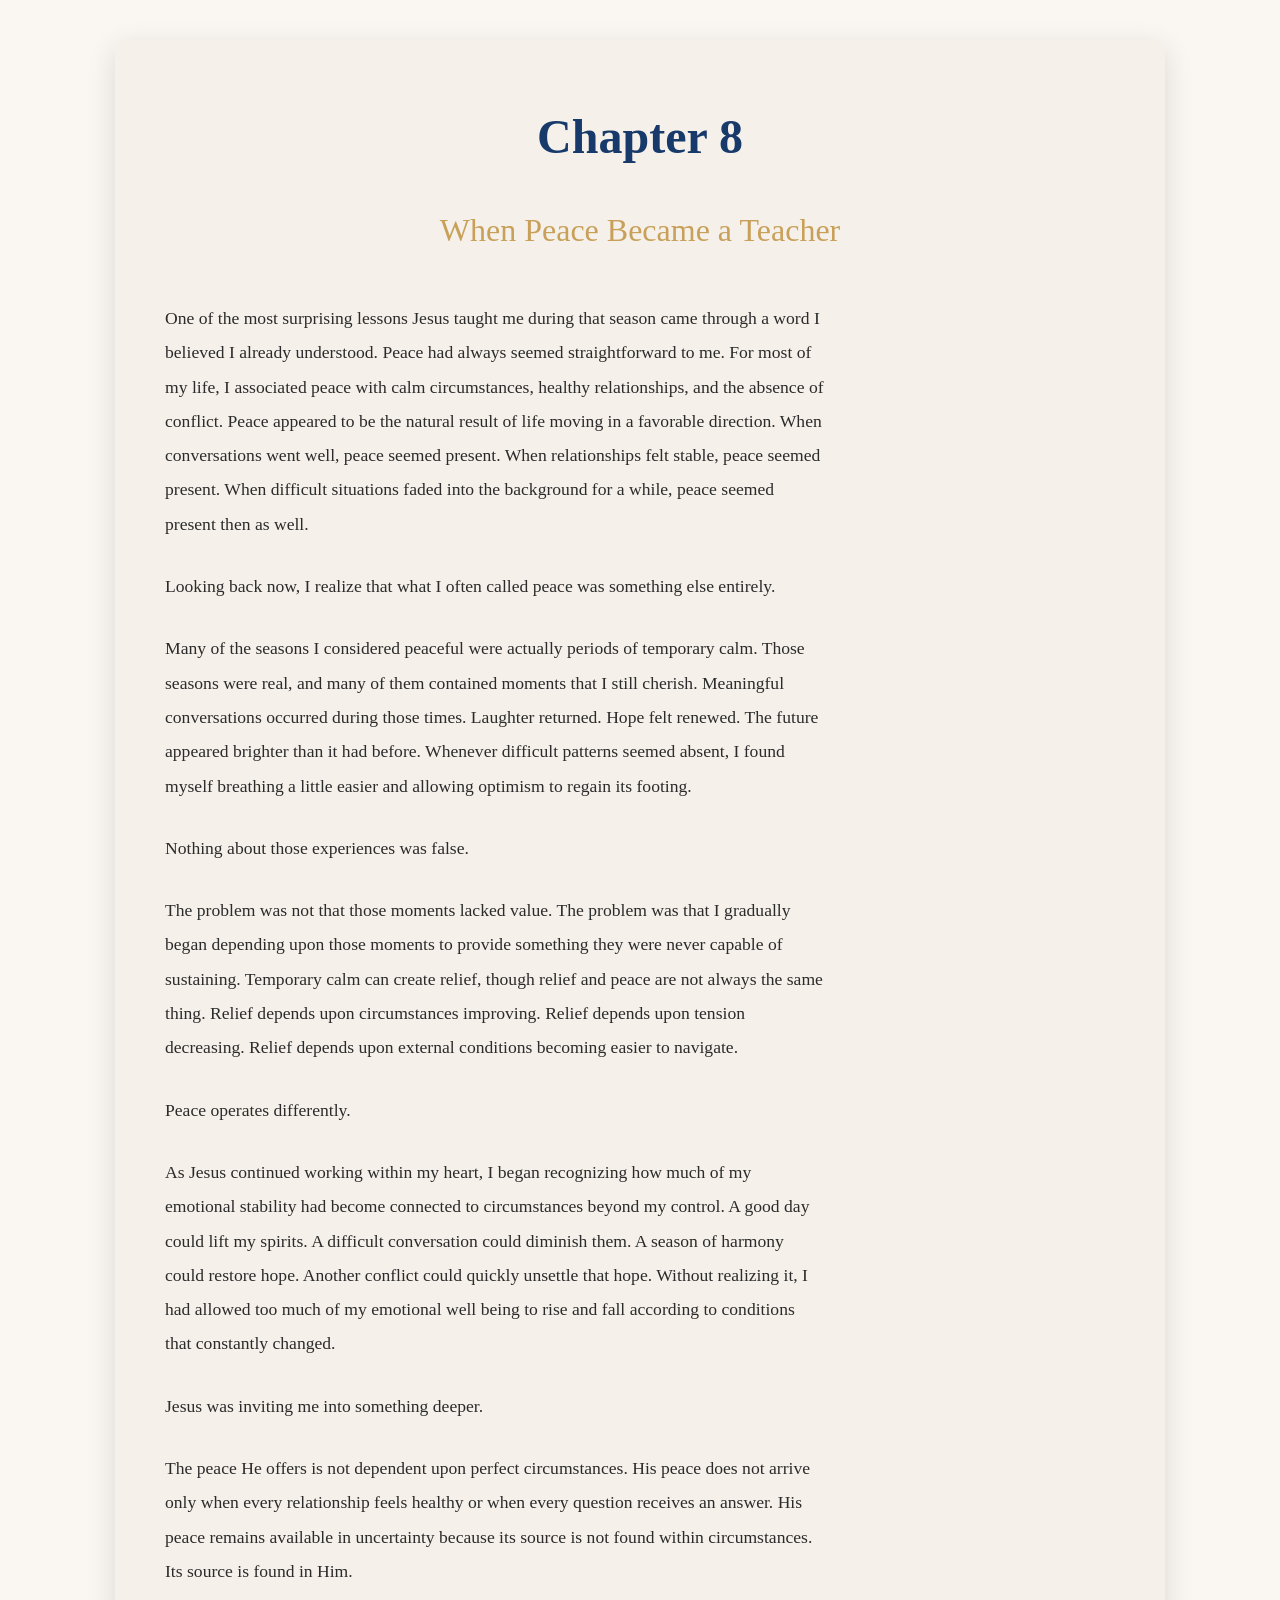
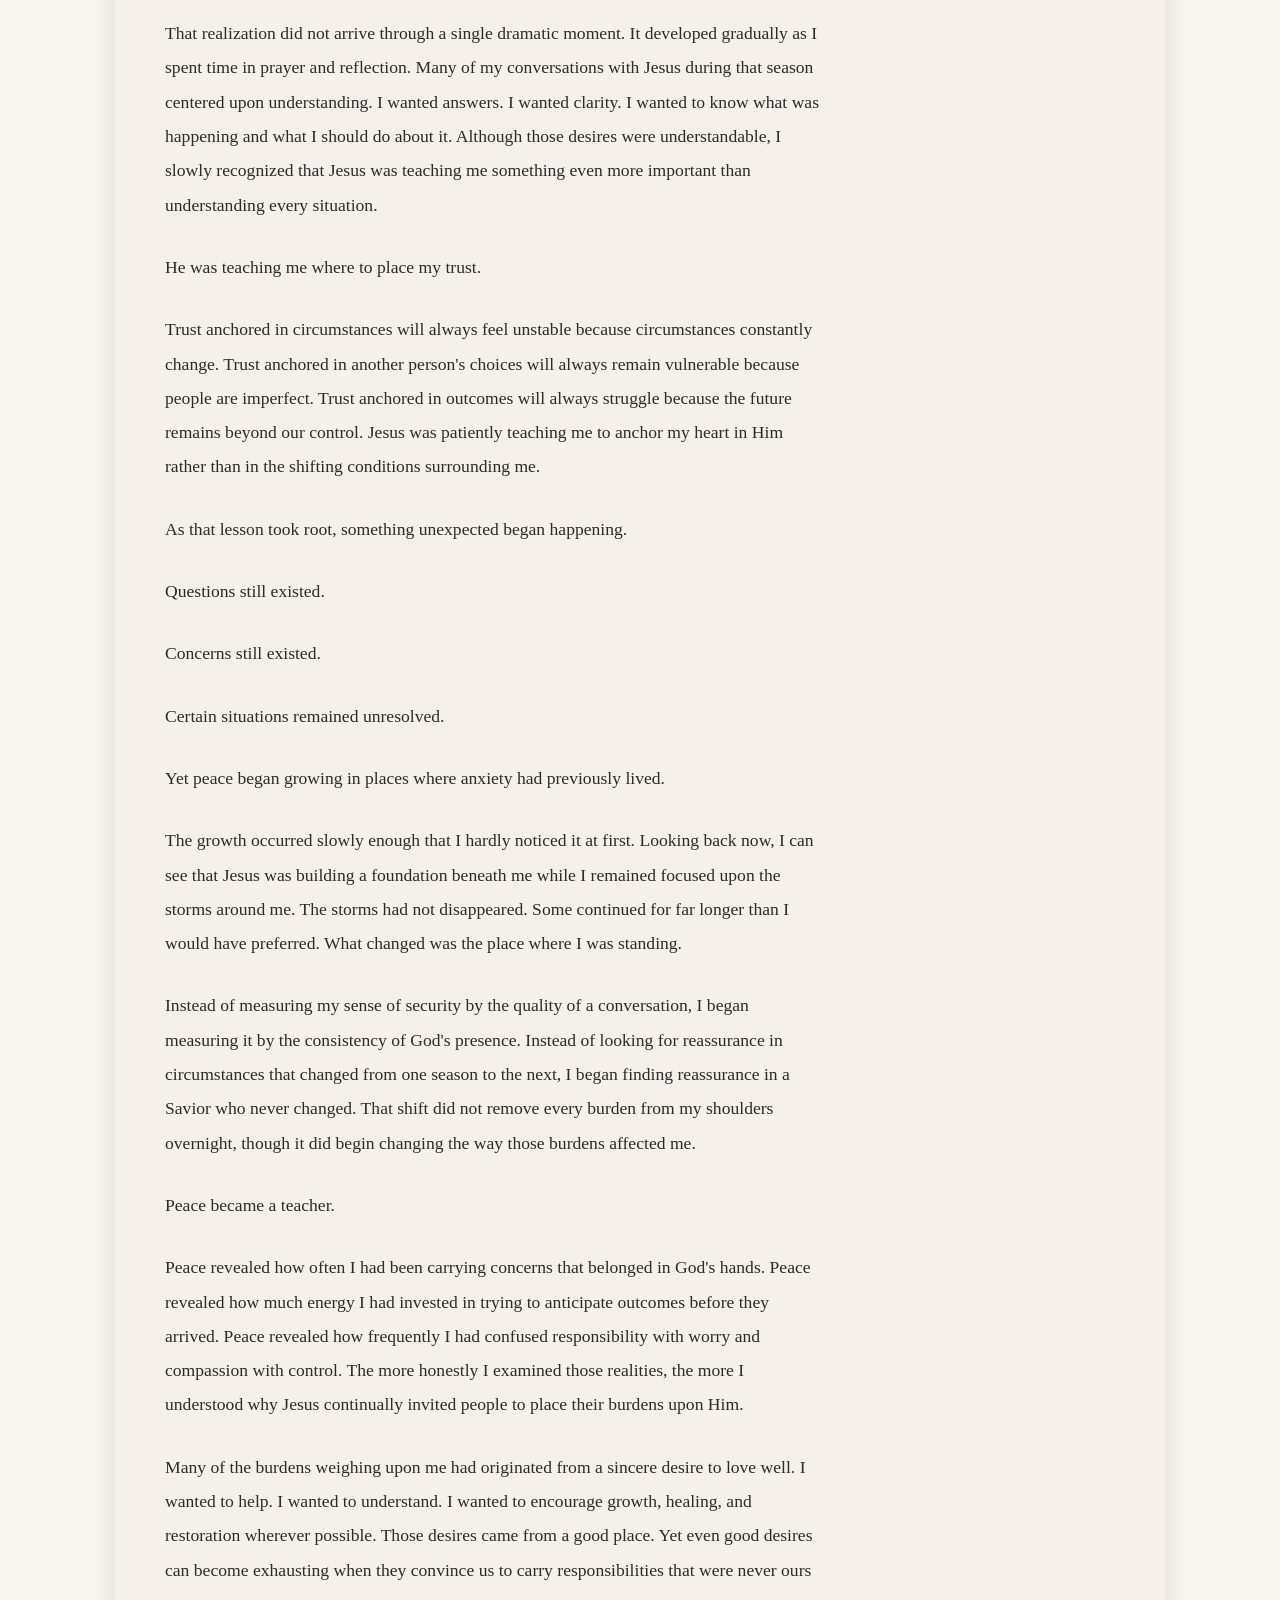
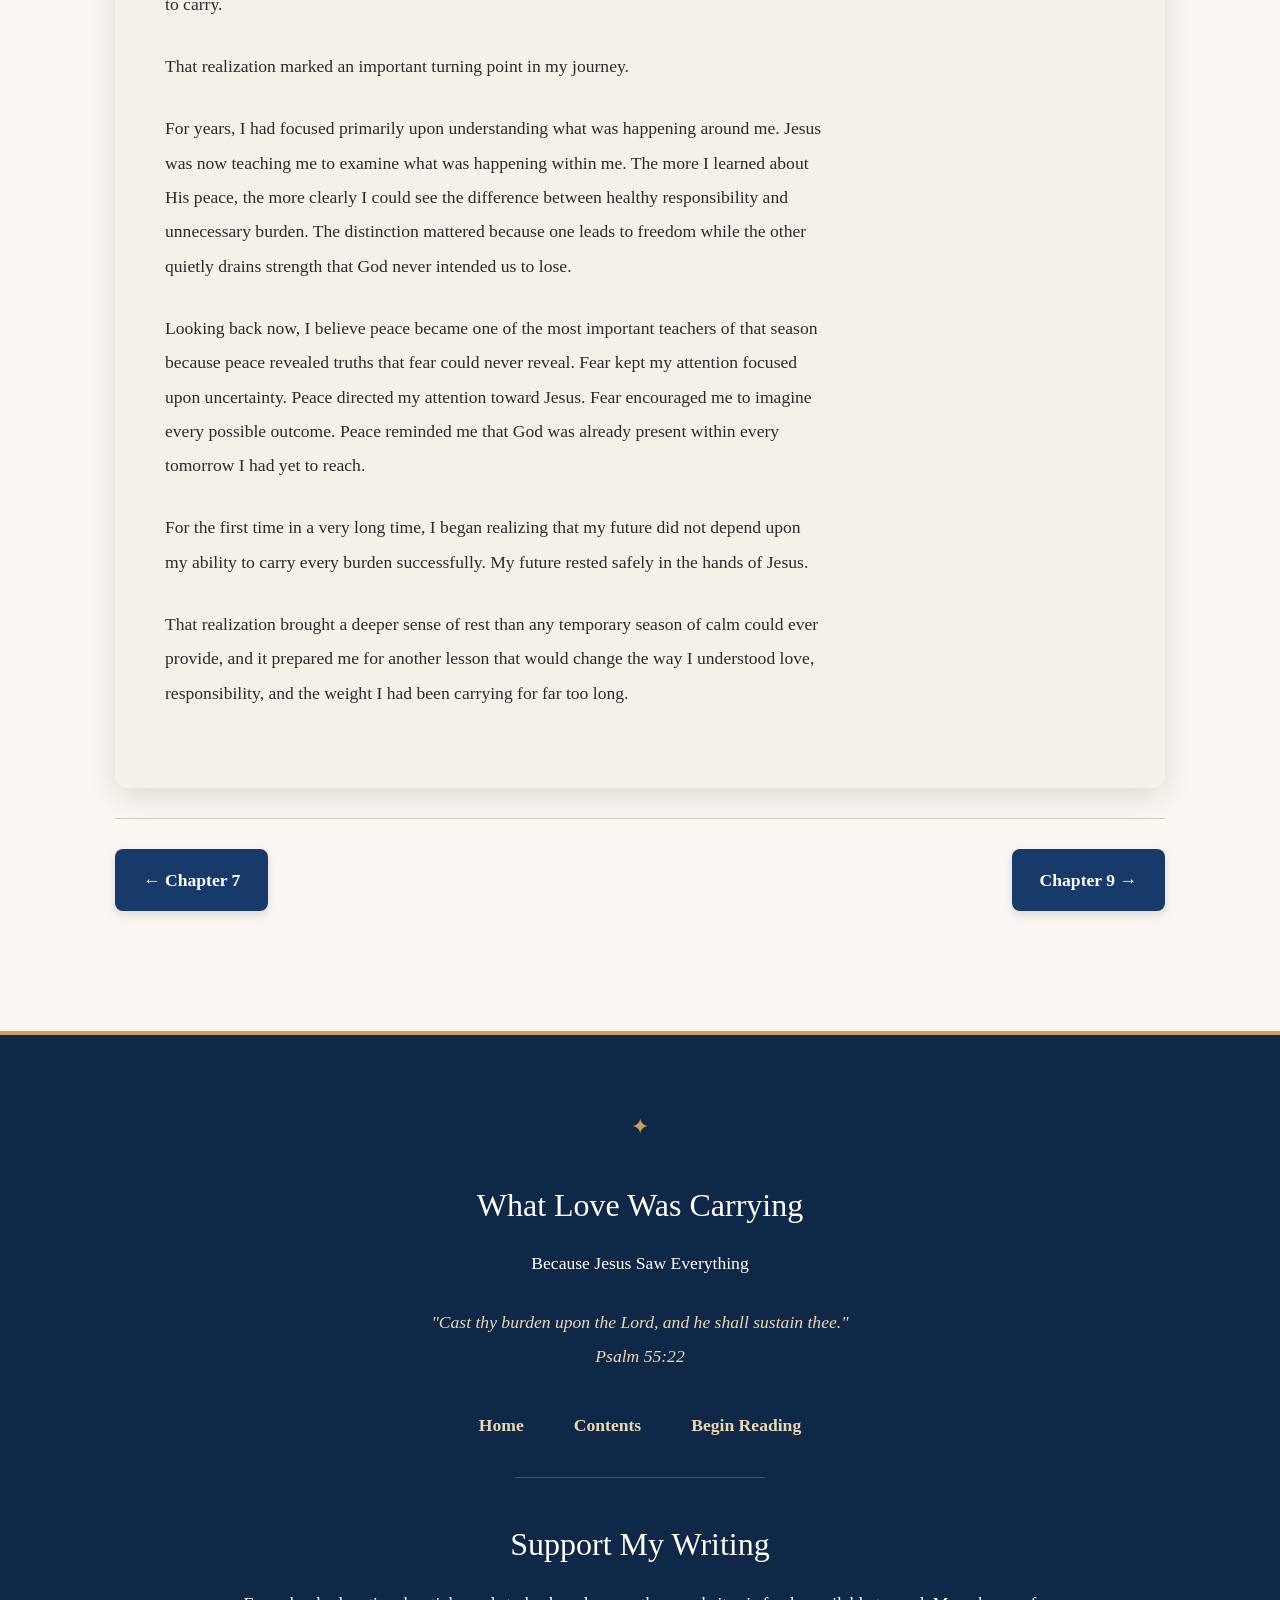
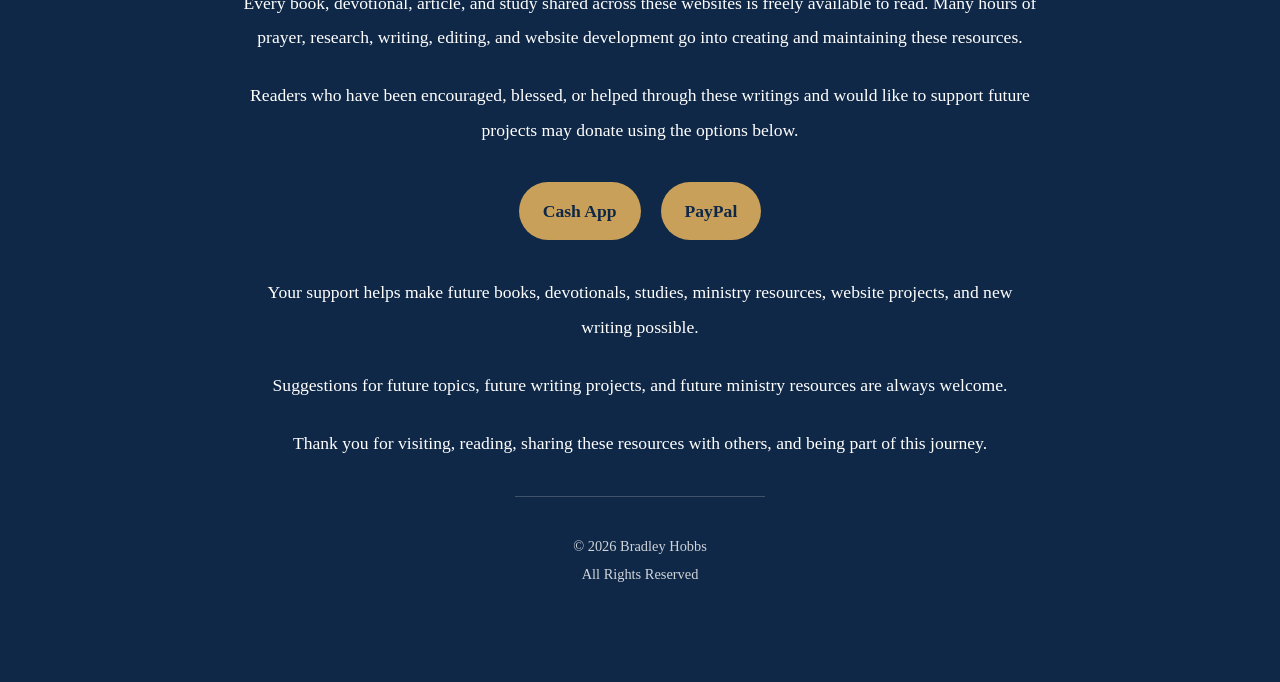
<file: chapter8.html>
<!DOCTYPE html>
<html lang="en">
<head>
<meta charset="UTF-8">
<meta
name="viewport"
content="width=device-width, initial-scale=1.0">
<title>
Chapter 8 | When Peace Became a Teacher
</title>
<meta
name="description"
content="Chapter 8 of What Love Was Carrying: Because Jesus Saw Everything by Bradley Hobbs.">
<link
rel="stylesheet"
href="style.css">
</head>
<body>
<main class="chapter-container">
<section class="chapter-content">
<h1>
Chapter 8
</h1>
<h2>
When Peace Became a Teacher
</h2>
<p>
One of the most surprising lessons Jesus taught me during that season came through a word I believed I already understood. Peace had always seemed straightforward to me. For most of my life, I associated peace with calm circumstances, healthy relationships, and the absence of conflict. Peace appeared to be the natural result of life moving in a favorable direction. When conversations went well, peace seemed present. When relationships felt stable, peace seemed present. When difficult situations faded into the background for a while, peace seemed present then as well.
</p>
<p>
Looking back now, I realize that what I often called peace was something else entirely.
</p>
<p>
Many of the seasons I considered peaceful were actually periods of temporary calm. Those seasons were real, and many of them contained moments that I still cherish. Meaningful conversations occurred during those times. Laughter returned. Hope felt renewed. The future appeared brighter than it had before. Whenever difficult patterns seemed absent, I found myself breathing a little easier and allowing optimism to regain its footing.
</p>
<p>
Nothing about those experiences was false.
</p>
<p>
The problem was not that those moments lacked value. The problem was that I gradually began depending upon those moments to provide something they were never capable of sustaining. Temporary calm can create relief, though relief and peace are not always the same thing. Relief depends upon circumstances improving. Relief depends upon tension decreasing. Relief depends upon external conditions becoming easier to navigate.
</p>
<p>
Peace operates differently.
</p>
<p>
As Jesus continued working within my heart, I began recognizing how much of my emotional stability had become connected to circumstances beyond my control. A good day could lift my spirits. A difficult conversation could diminish them. A season of harmony could restore hope. Another conflict could quickly unsettle that hope. Without realizing it, I had allowed too much of my emotional well being to rise and fall according to conditions that constantly changed.
</p>
<p>
Jesus was inviting me into something deeper.
</p>
<p>
The peace He offers is not dependent upon perfect circumstances. His peace does not arrive only when every relationship feels healthy or when every question receives an answer. His peace remains available in uncertainty because its source is not found within circumstances. Its source is found in Him.
</p>
<p>
That realization did not arrive through a single dramatic moment. It developed gradually as I spent time in prayer and reflection. Many of my conversations with Jesus during that season centered upon understanding. I wanted answers. I wanted clarity. I wanted to know what was happening and what I should do about it. Although those desires were understandable, I slowly recognized that Jesus was teaching me something even more important than understanding every situation.
</p>
<p>
He was teaching me where to place my trust.
</p>
<p>
Trust anchored in circumstances will always feel unstable because circumstances constantly change. Trust anchored in another person's choices will always remain vulnerable because people are imperfect. Trust anchored in outcomes will always struggle because the future remains beyond our control. Jesus was patiently teaching me to anchor my heart in Him rather than in the shifting conditions surrounding me.
</p>
<p>
As that lesson took root, something unexpected began happening.
</p>
<p>
Questions still existed.
</p>
<p>
Concerns still existed.
</p>
<p>
Certain situations remained unresolved.
</p>
<p>
Yet peace began growing in places where anxiety had previously lived.
</p>
<p>
The growth occurred slowly enough that I hardly noticed it at first. Looking back now, I can see that Jesus was building a foundation beneath me while I remained focused upon the storms around me. The storms had not disappeared. Some continued for far longer than I would have preferred. What changed was the place where I was standing.
</p>
<p>
Instead of measuring my sense of security by the quality of a conversation, I began measuring it by the consistency of God's presence. Instead of looking for reassurance in circumstances that changed from one season to the next, I began finding reassurance in a Savior who never changed. That shift did not remove every burden from my shoulders overnight, though it did begin changing the way those burdens affected me.
</p>
<p>
Peace became a teacher.
</p>
<p>
Peace revealed how often I had been carrying concerns that belonged in God's hands. Peace revealed how much energy I had invested in trying to anticipate outcomes before they arrived. Peace revealed how frequently I had confused responsibility with worry and compassion with control. The more honestly I examined those realities, the more I understood why Jesus continually invited people to place their burdens upon Him.
</p>
<p>
Many of the burdens weighing upon me had originated from a sincere desire to love well. I wanted to help. I wanted to understand. I wanted to encourage growth, healing, and restoration wherever possible. Those desires came from a good place. Yet even good desires can become exhausting when they convince us to carry responsibilities that were never ours to carry.
</p>
<p>
That realization marked an important turning point in my journey.
</p>
<p>
For years, I had focused primarily upon understanding what was happening around me. Jesus was now teaching me to examine what was happening within me. The more I learned about His peace, the more clearly I could see the difference between healthy responsibility and unnecessary burden. The distinction mattered because one leads to freedom while the other quietly drains strength that God never intended us to lose.
</p>
<p>
Looking back now, I believe peace became one of the most important teachers of that season because peace revealed truths that fear could never reveal. Fear kept my attention focused upon uncertainty. Peace directed my attention toward Jesus. Fear encouraged me to imagine every possible outcome. Peace reminded me that God was already present within every tomorrow I had yet to reach.
</p>
<p>
For the first time in a very long time, I began realizing that my future did not depend upon my ability to carry every burden successfully. My future rested safely in the hands of Jesus.
</p>
<p>
That realization brought a deeper sense of rest than any temporary season of calm could ever provide, and it prepared me for another lesson that would change the way I understood love, responsibility, and the weight I had been carrying for far too long.
</p>
</section>
<nav class="chapter-navigation">
<a href="chapter7.html">
← Chapter 7
</a>
<a href="chapter9.html">
Chapter 9 →
</a>
</nav>
</main>
<div id="footer-placeholder"></div>
<script>
fetch("footer.html")
.then(response => response.text())
.then(data => {
document.getElementById("footer-placeholder").innerHTML = data;
});
</script>
</body>
</html>
</file>
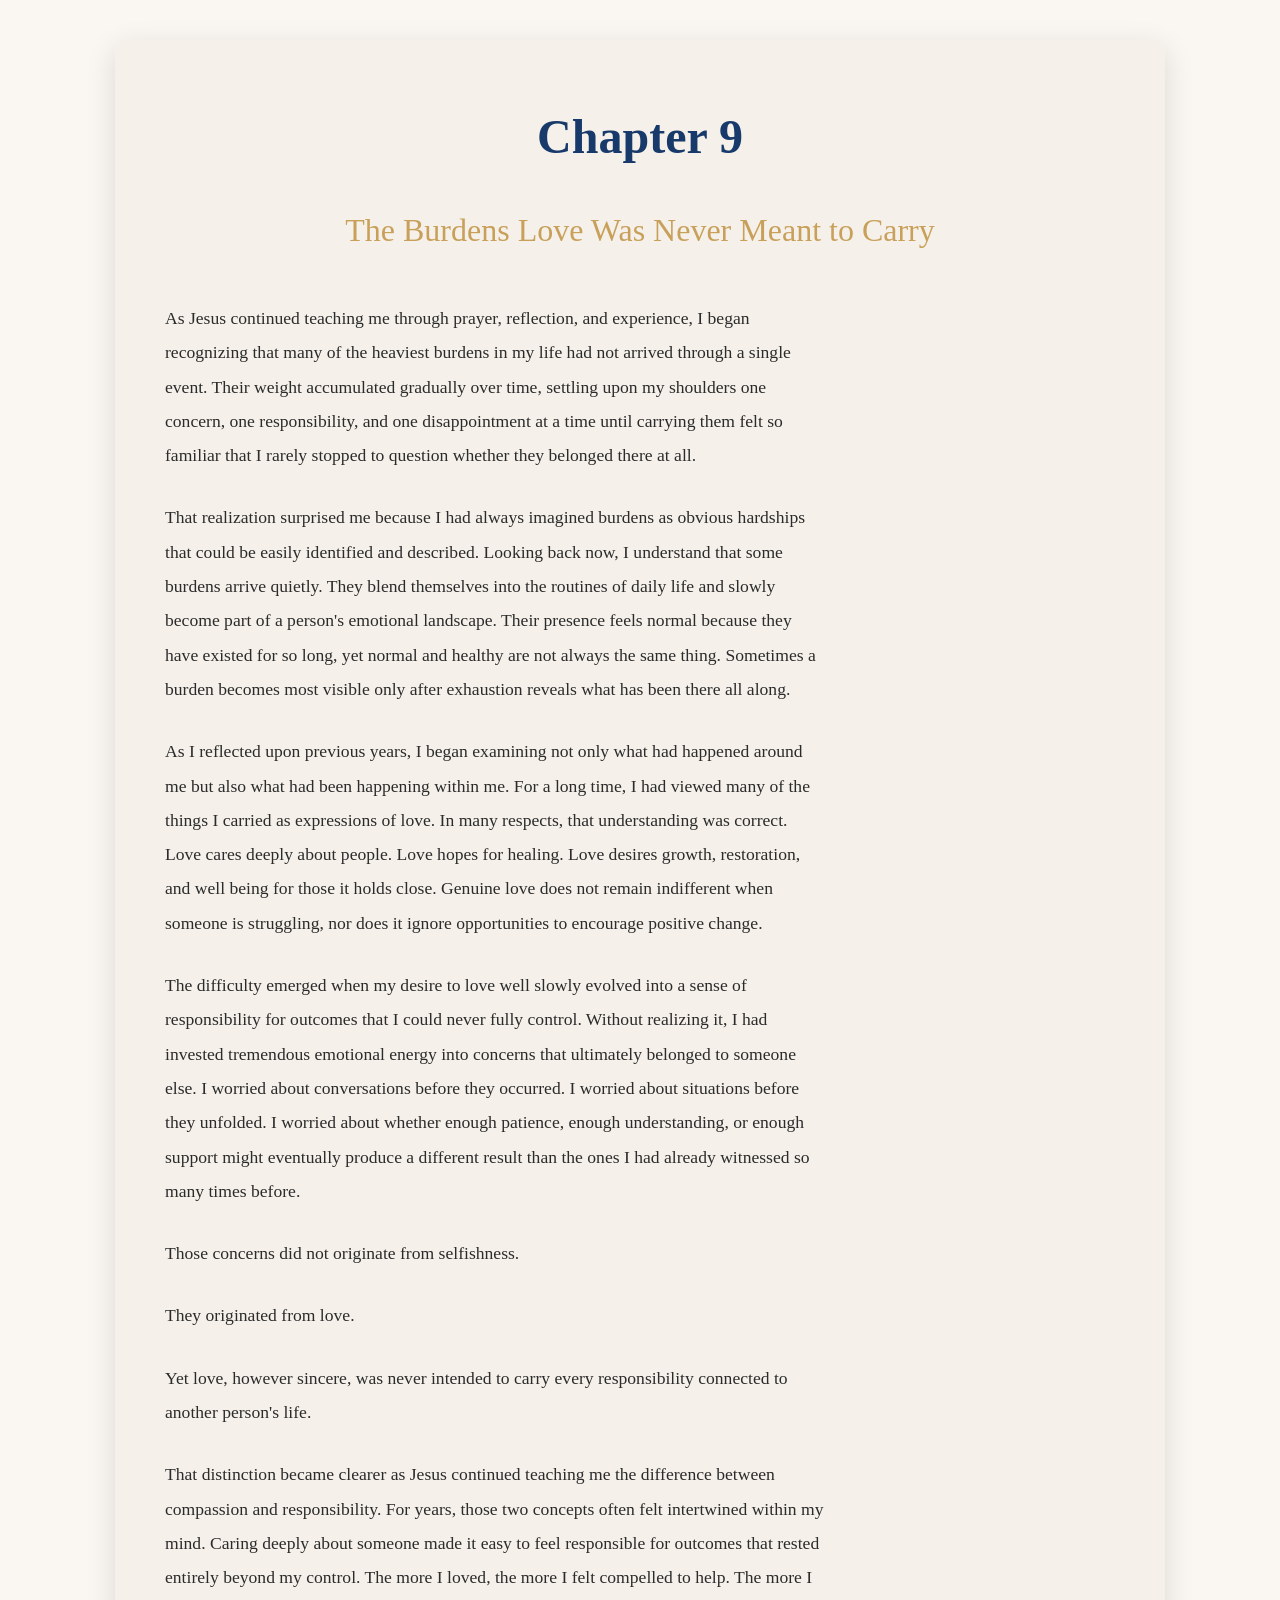
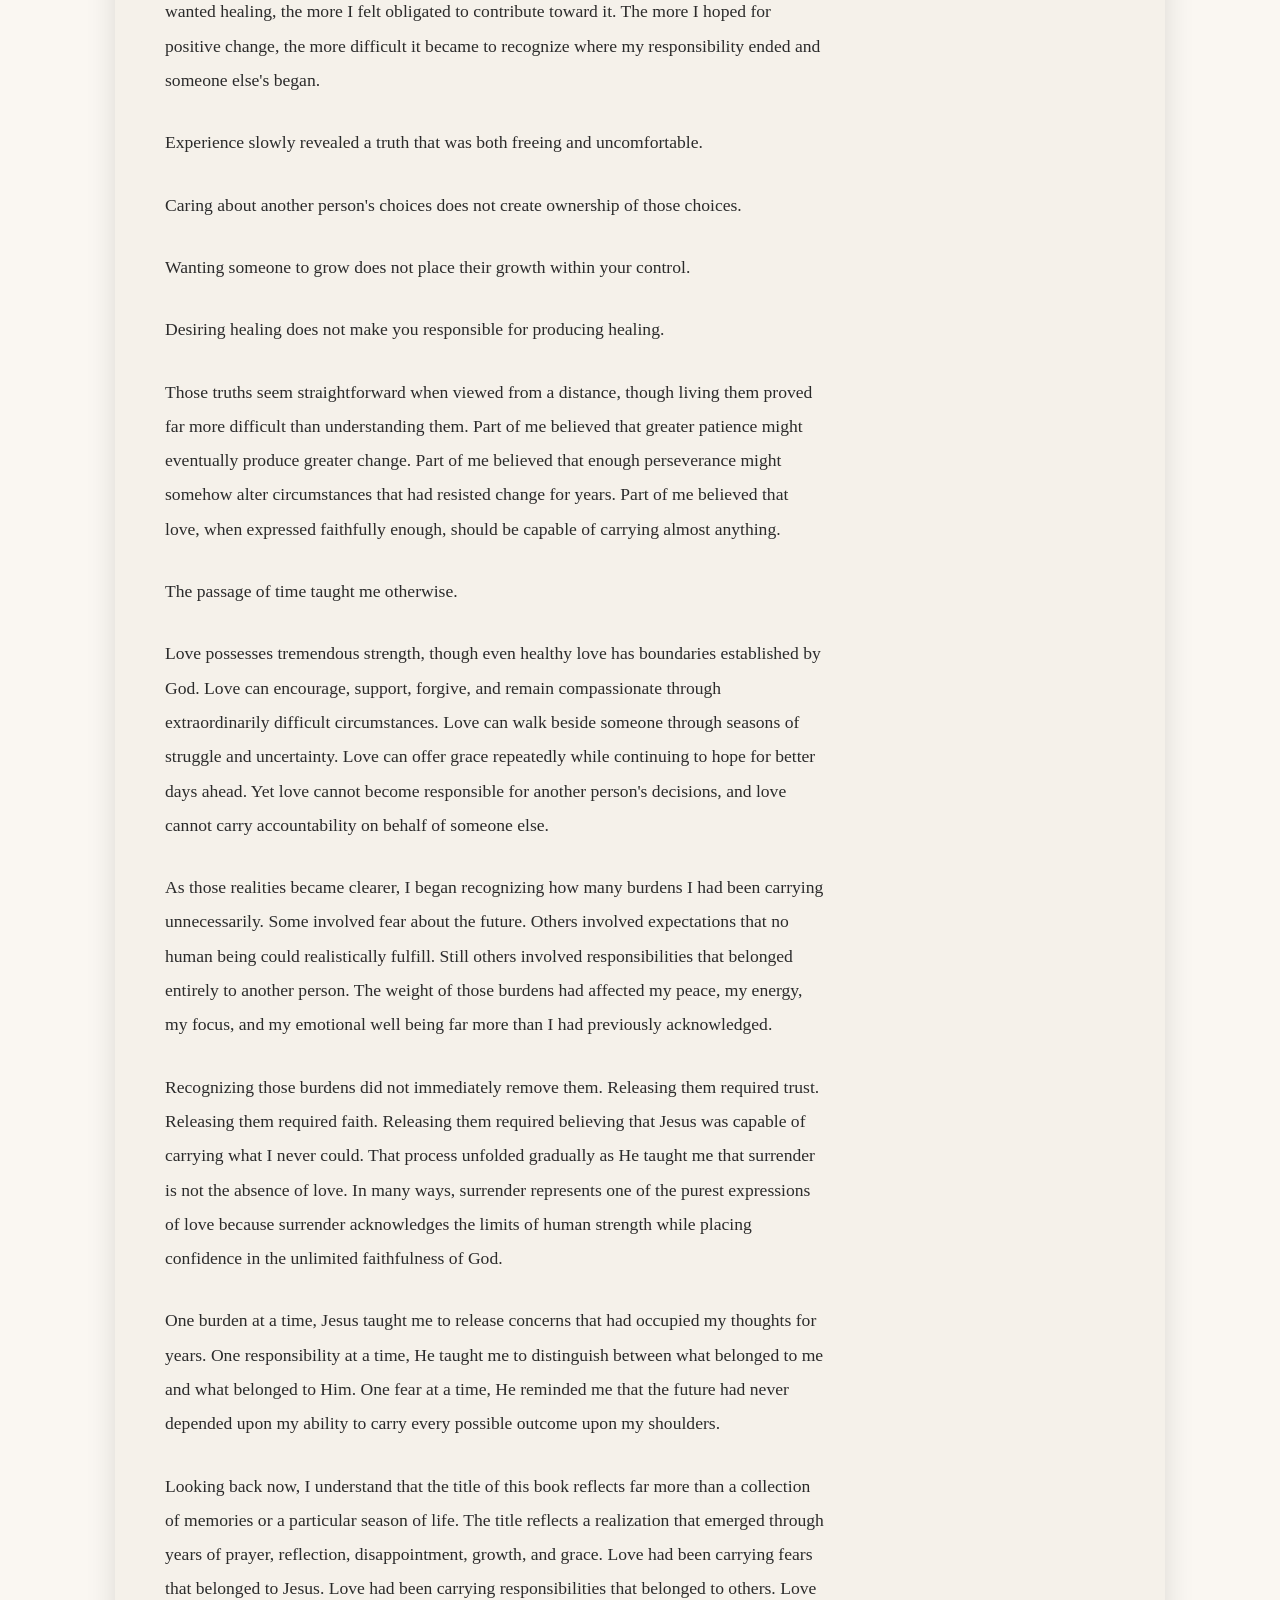
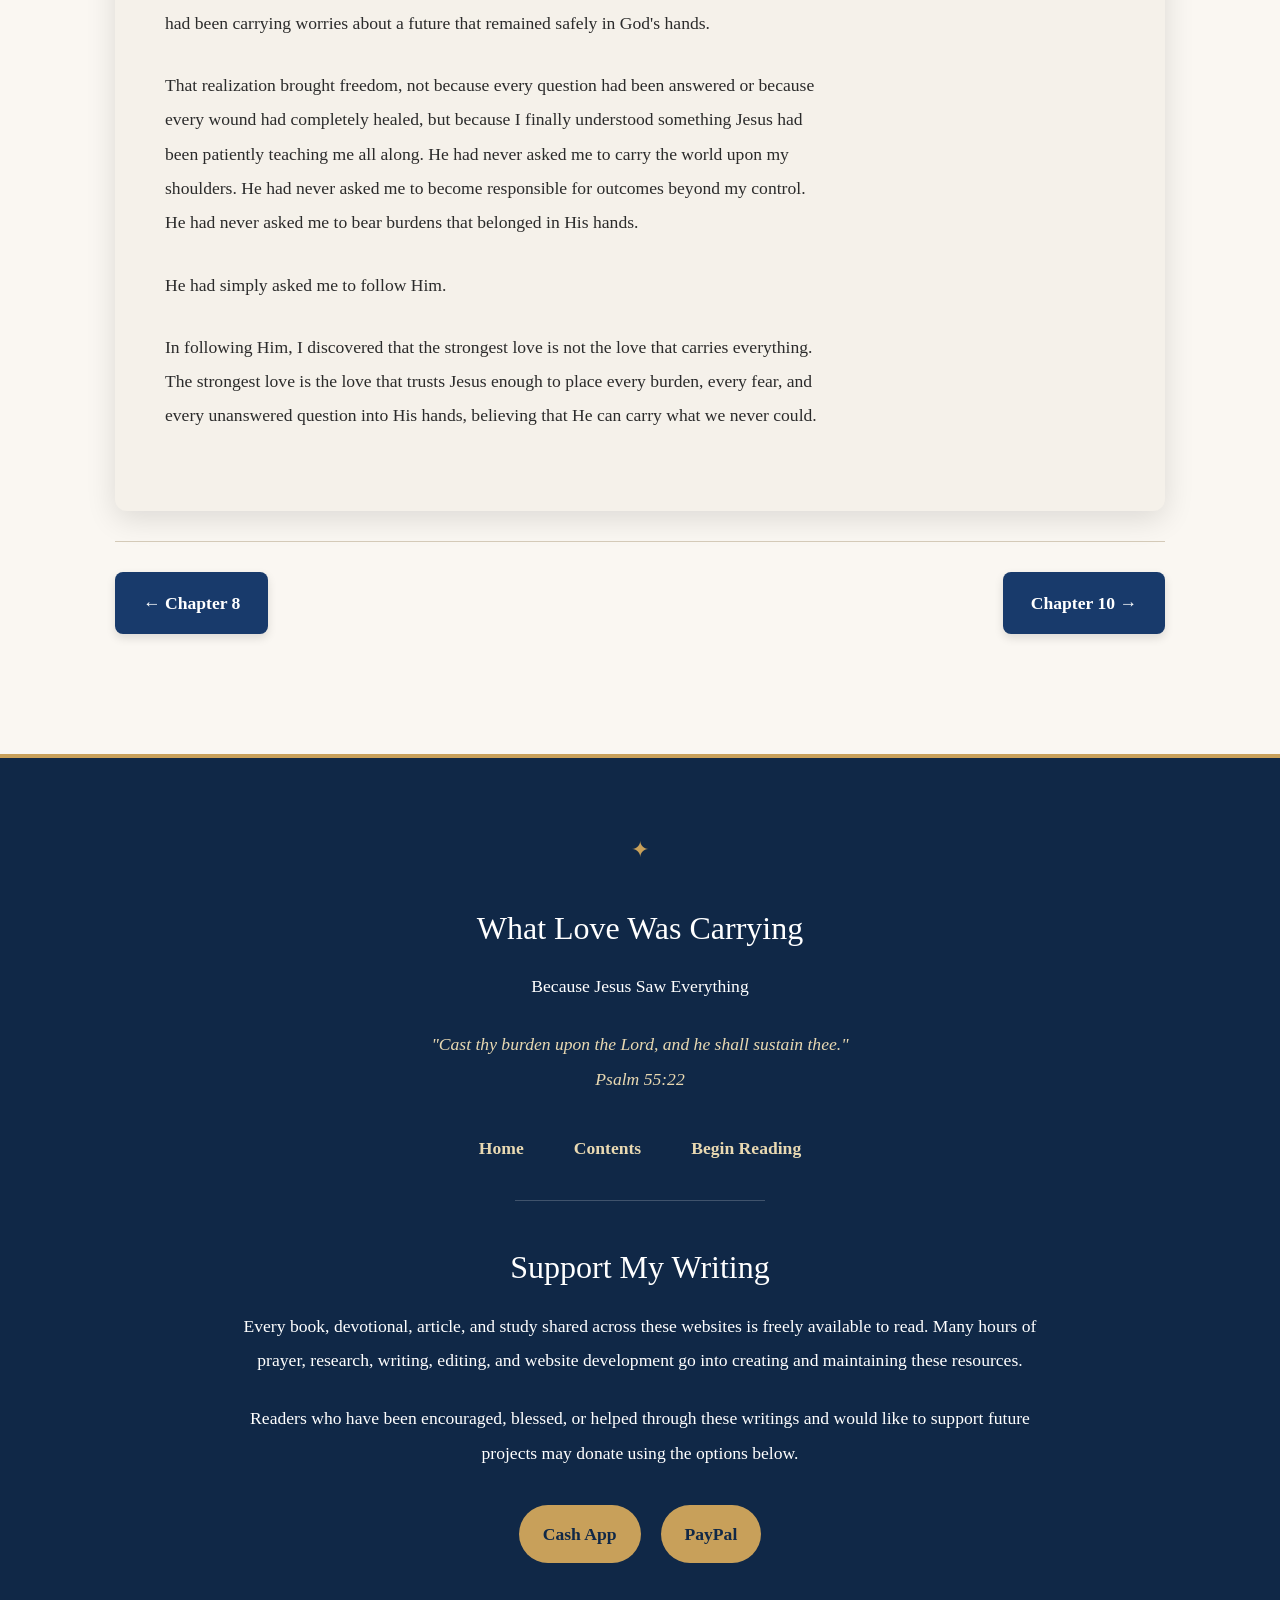
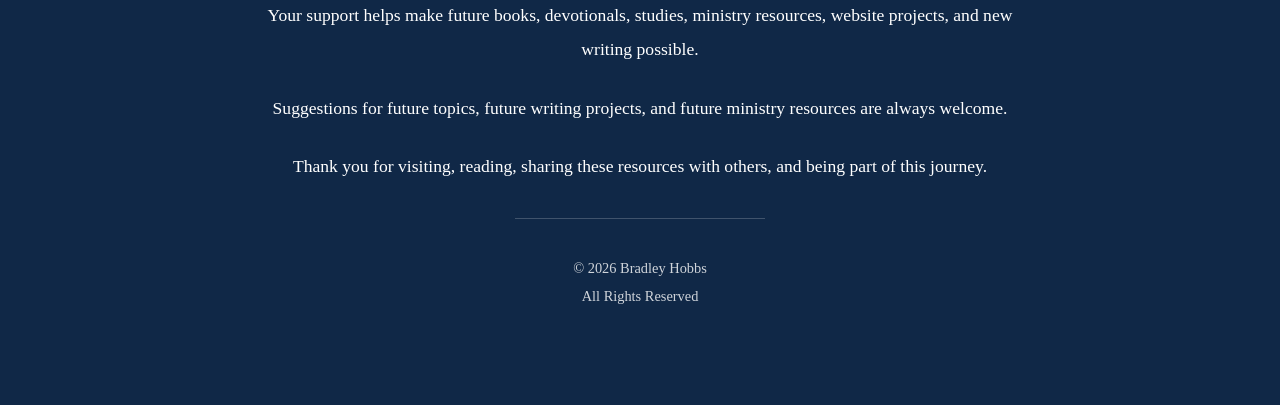
<file: chapter9.html>
<!DOCTYPE html>
<html lang="en">
<head>
<meta charset="UTF-8">
<meta
name="viewport"
content="width=device-width, initial-scale=1.0">
<title>
Chapter 9 | The Burdens Love Was Never Meant to Carry
</title>
<meta
name="description"
content="Chapter 9 of What Love Was Carrying: Because Jesus Saw Everything by Bradley Hobbs.">
<link
rel="stylesheet"
href="style.css">
</head>
<body>
<main class="chapter-container">
<section class="chapter-content">
<h1>
Chapter 9
</h1>
<h2>
The Burdens Love Was Never Meant to Carry
</h2>
<p>
As Jesus continued teaching me through prayer, reflection, and experience, I began recognizing that many of the heaviest burdens in my life had not arrived through a single event. Their weight accumulated gradually over time, settling upon my shoulders one concern, one responsibility, and one disappointment at a time until carrying them felt so familiar that I rarely stopped to question whether they belonged there at all.
</p>
<p>
That realization surprised me because I had always imagined burdens as obvious hardships that could be easily identified and described. Looking back now, I understand that some burdens arrive quietly. They blend themselves into the routines of daily life and slowly become part of a person's emotional landscape. Their presence feels normal because they have existed for so long, yet normal and healthy are not always the same thing. Sometimes a burden becomes most visible only after exhaustion reveals what has been there all along.
</p>
<p>
As I reflected upon previous years, I began examining not only what had happened around me but also what had been happening within me. For a long time, I had viewed many of the things I carried as expressions of love. In many respects, that understanding was correct. Love cares deeply about people. Love hopes for healing. Love desires growth, restoration, and well being for those it holds close. Genuine love does not remain indifferent when someone is struggling, nor does it ignore opportunities to encourage positive change.
</p>
<p>
The difficulty emerged when my desire to love well slowly evolved into a sense of responsibility for outcomes that I could never fully control. Without realizing it, I had invested tremendous emotional energy into concerns that ultimately belonged to someone else. I worried about conversations before they occurred. I worried about situations before they unfolded. I worried about whether enough patience, enough understanding, or enough support might eventually produce a different result than the ones I had already witnessed so many times before.
</p>
<p>
Those concerns did not originate from selfishness.
</p>
<p>
They originated from love.
</p>
<p>
Yet love, however sincere, was never intended to carry every responsibility connected to another person's life.
</p>
<p>
That distinction became clearer as Jesus continued teaching me the difference between compassion and responsibility. For years, those two concepts often felt intertwined within my mind. Caring deeply about someone made it easy to feel responsible for outcomes that rested entirely beyond my control. The more I loved, the more I felt compelled to help. The more I wanted healing, the more I felt obligated to contribute toward it. The more I hoped for positive change, the more difficult it became to recognize where my responsibility ended and someone else's began.
</p>
<p>
Experience slowly revealed a truth that was both freeing and uncomfortable.
</p>
<p>
Caring about another person's choices does not create ownership of those choices.
</p>
<p>
Wanting someone to grow does not place their growth within your control.
</p>
<p>
Desiring healing does not make you responsible for producing healing.
</p>
<p>
Those truths seem straightforward when viewed from a distance, though living them proved far more difficult than understanding them. Part of me believed that greater patience might eventually produce greater change. Part of me believed that enough perseverance might somehow alter circumstances that had resisted change for years. Part of me believed that love, when expressed faithfully enough, should be capable of carrying almost anything.
</p>
<p>
The passage of time taught me otherwise.
</p>
<p>
Love possesses tremendous strength, though even healthy love has boundaries established by God. Love can encourage, support, forgive, and remain compassionate through extraordinarily difficult circumstances. Love can walk beside someone through seasons of struggle and uncertainty. Love can offer grace repeatedly while continuing to hope for better days ahead. Yet love cannot become responsible for another person's decisions, and love cannot carry accountability on behalf of someone else.
</p>
<p>
As those realities became clearer, I began recognizing how many burdens I had been carrying unnecessarily. Some involved fear about the future. Others involved expectations that no human being could realistically fulfill. Still others involved responsibilities that belonged entirely to another person. The weight of those burdens had affected my peace, my energy, my focus, and my emotional well being far more than I had previously acknowledged.
</p>
<p>
Recognizing those burdens did not immediately remove them. Releasing them required trust. Releasing them required faith. Releasing them required believing that Jesus was capable of carrying what I never could. That process unfolded gradually as He taught me that surrender is not the absence of love. In many ways, surrender represents one of the purest expressions of love because surrender acknowledges the limits of human strength while placing confidence in the unlimited faithfulness of God.
</p>
<p>
One burden at a time, Jesus taught me to release concerns that had occupied my thoughts for years. One responsibility at a time, He taught me to distinguish between what belonged to me and what belonged to Him. One fear at a time, He reminded me that the future had never depended upon my ability to carry every possible outcome upon my shoulders.
</p>
<p>
Looking back now, I understand that the title of this book reflects far more than a collection of memories or a particular season of life. The title reflects a realization that emerged through years of prayer, reflection, disappointment, growth, and grace. Love had been carrying fears that belonged to Jesus. Love had been carrying responsibilities that belonged to others. Love had been carrying worries about a future that remained safely in God's hands.
</p>
<p>
That realization brought freedom, not because every question had been answered or because every wound had completely healed, but because I finally understood something Jesus had been patiently teaching me all along. He had never asked me to carry the world upon my shoulders. He had never asked me to become responsible for outcomes beyond my control. He had never asked me to bear burdens that belonged in His hands.
</p>
<p>
He had simply asked me to follow Him.
</p>
<p>
In following Him, I discovered that the strongest love is not the love that carries everything. The strongest love is the love that trusts Jesus enough to place every burden, every fear, and every unanswered question into His hands, believing that He can carry what we never could.
</p>
</section>
<nav class="chapter-navigation">
<a href="chapter8.html">
← Chapter 8
</a>
<a href="chapter10.html">
Chapter 10 →
</a>
</nav>
</main>
<div id="footer-placeholder"></div>
<script>
fetch("footer.html")
.then(response => response.text())
.then(data => {
document.getElementById("footer-placeholder").innerHTML = data;
});
</script>
</body>
</html>
</file>
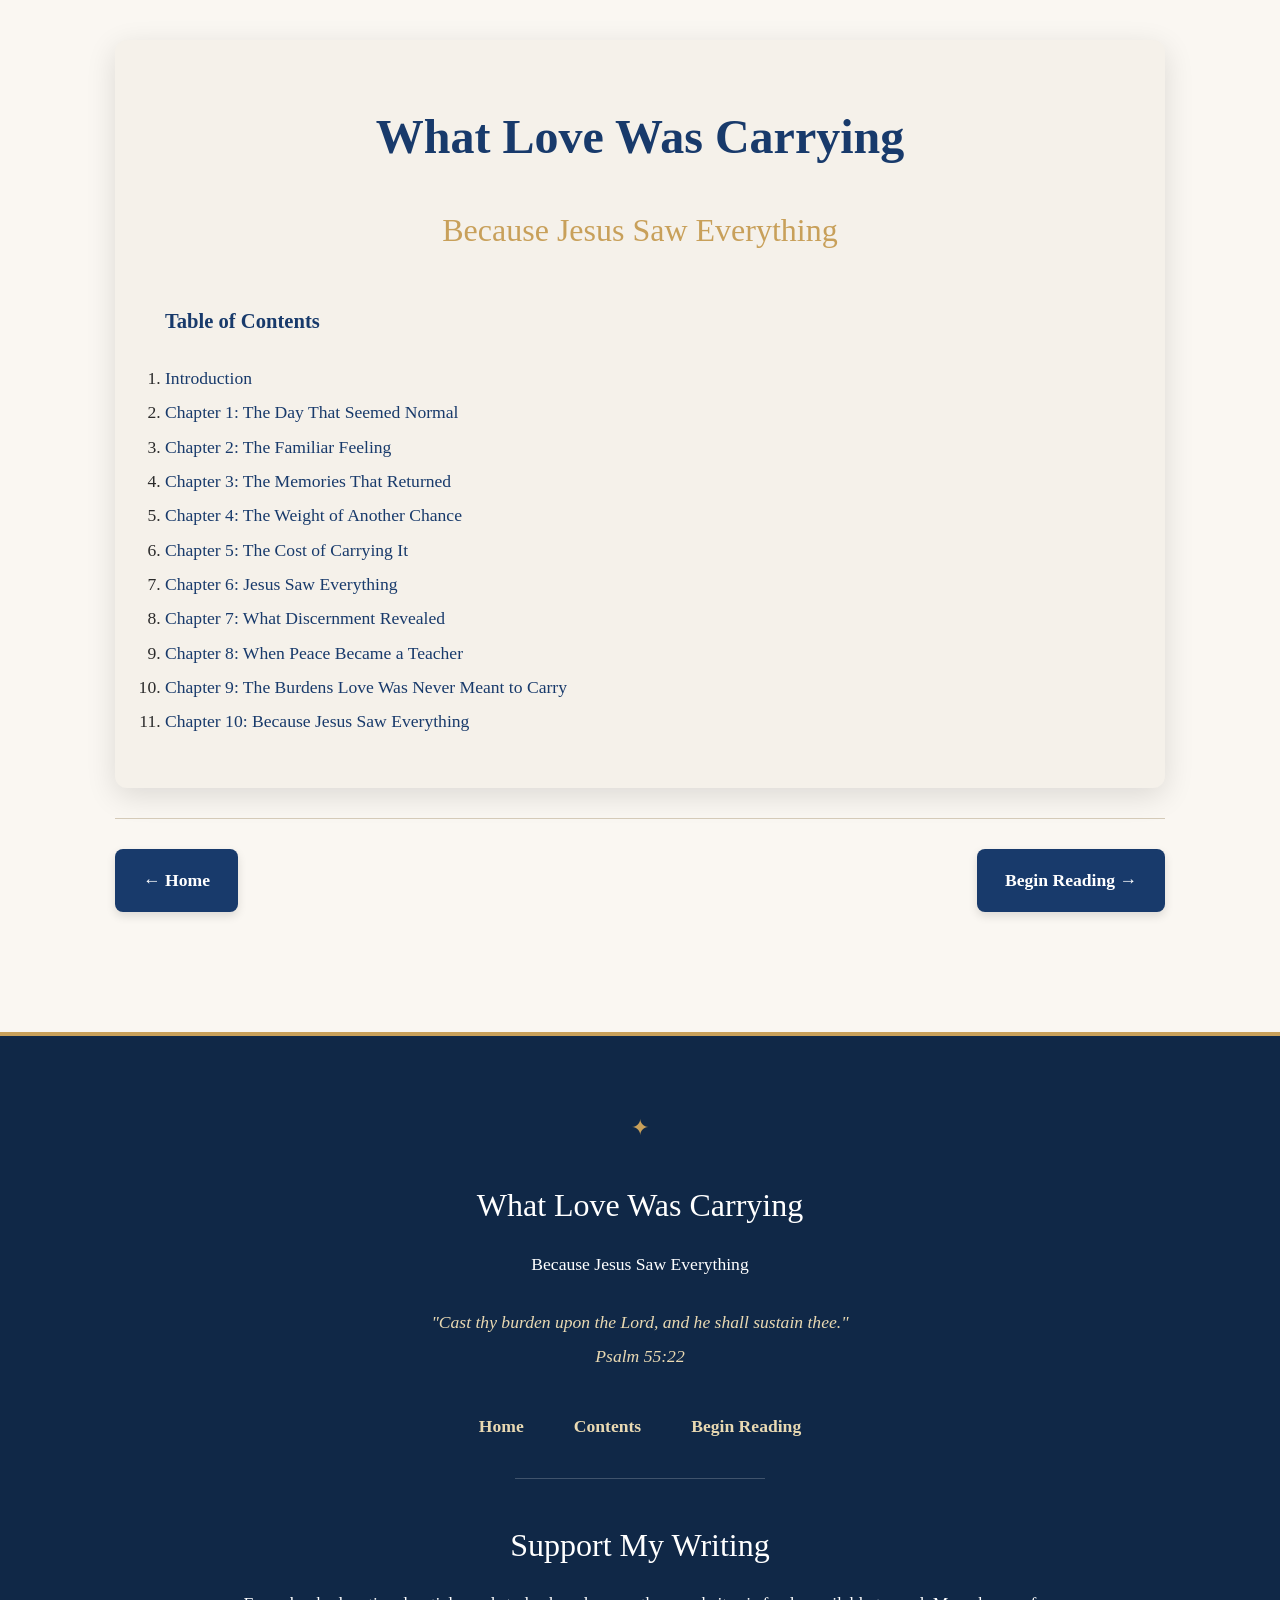
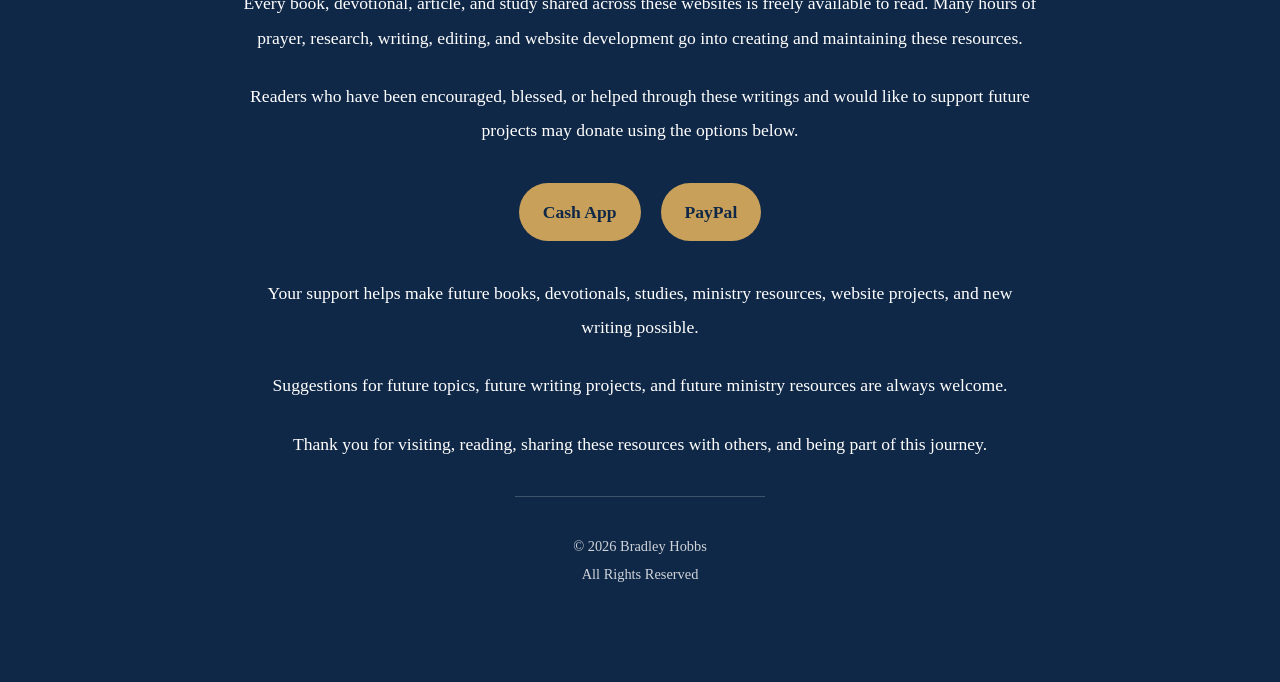
<file: contents.html>
<!DOCTYPE html>
<html lang="en">
<head>
<meta charset="UTF-8">
<meta
name="viewport"
content="width=device-width, initial-scale=1.0">
<title>
Contents | What Love Was Carrying
</title>
<meta
name="description"
content="Table of Contents for What Love Was Carrying: Because Jesus Saw Everything by Bradley Hobbs.">
<link
rel="stylesheet"
href="style.css">
</head>
<body>
<main class="chapter-container">
<section class="chapter-content">
<h1>
What Love Was Carrying
</h1>
<h2>
Because Jesus Saw Everything
</h2>
<h3>
Table of Contents
</h3>
<ol>
<li>
<a href="intro.html">
Introduction
</a>
</li>
<li>
<a href="chapter1.html">
Chapter 1: The Day That Seemed Normal
</a>
</li>
<li>
<a href="chapter2.html">
Chapter 2: The Familiar Feeling
</a>
</li>
<li>
<a href="chapter3.html">
Chapter 3: The Memories That Returned
</a>
</li>
<li>
<a href="chapter4.html">
Chapter 4: The Weight of Another Chance
</a>
</li>
<li>
<a href="chapter5.html">
Chapter 5: The Cost of Carrying It
</a>
</li>
<li>
<a href="chapter6.html">
Chapter 6: Jesus Saw Everything
</a>
</li>
<li>
<a href="chapter7.html">
Chapter 7: What Discernment Revealed
</a>
</li>
<li>
<a href="chapter8.html">
Chapter 8: When Peace Became a Teacher
</a>
</li>
<li>
<a href="chapter9.html">
Chapter 9: The Burdens Love Was Never Meant to Carry
</a>
</li>
<li>
<a href="chapter10.html">
Chapter 10: Because Jesus Saw Everything
</a>
</li>
</ol>
</section>
<nav class="chapter-navigation">
<a href="index.html">
← Home
</a>
<a href="intro.html">
Begin Reading →
</a>
</nav>
</main>
<div id="footer-placeholder"></div>
<script>
fetch("footer.html")
.then(response => response.text())
.then(data => {
document.getElementById("footer-placeholder").innerHTML = data;
});
</script>
</body>
</html>
</file>
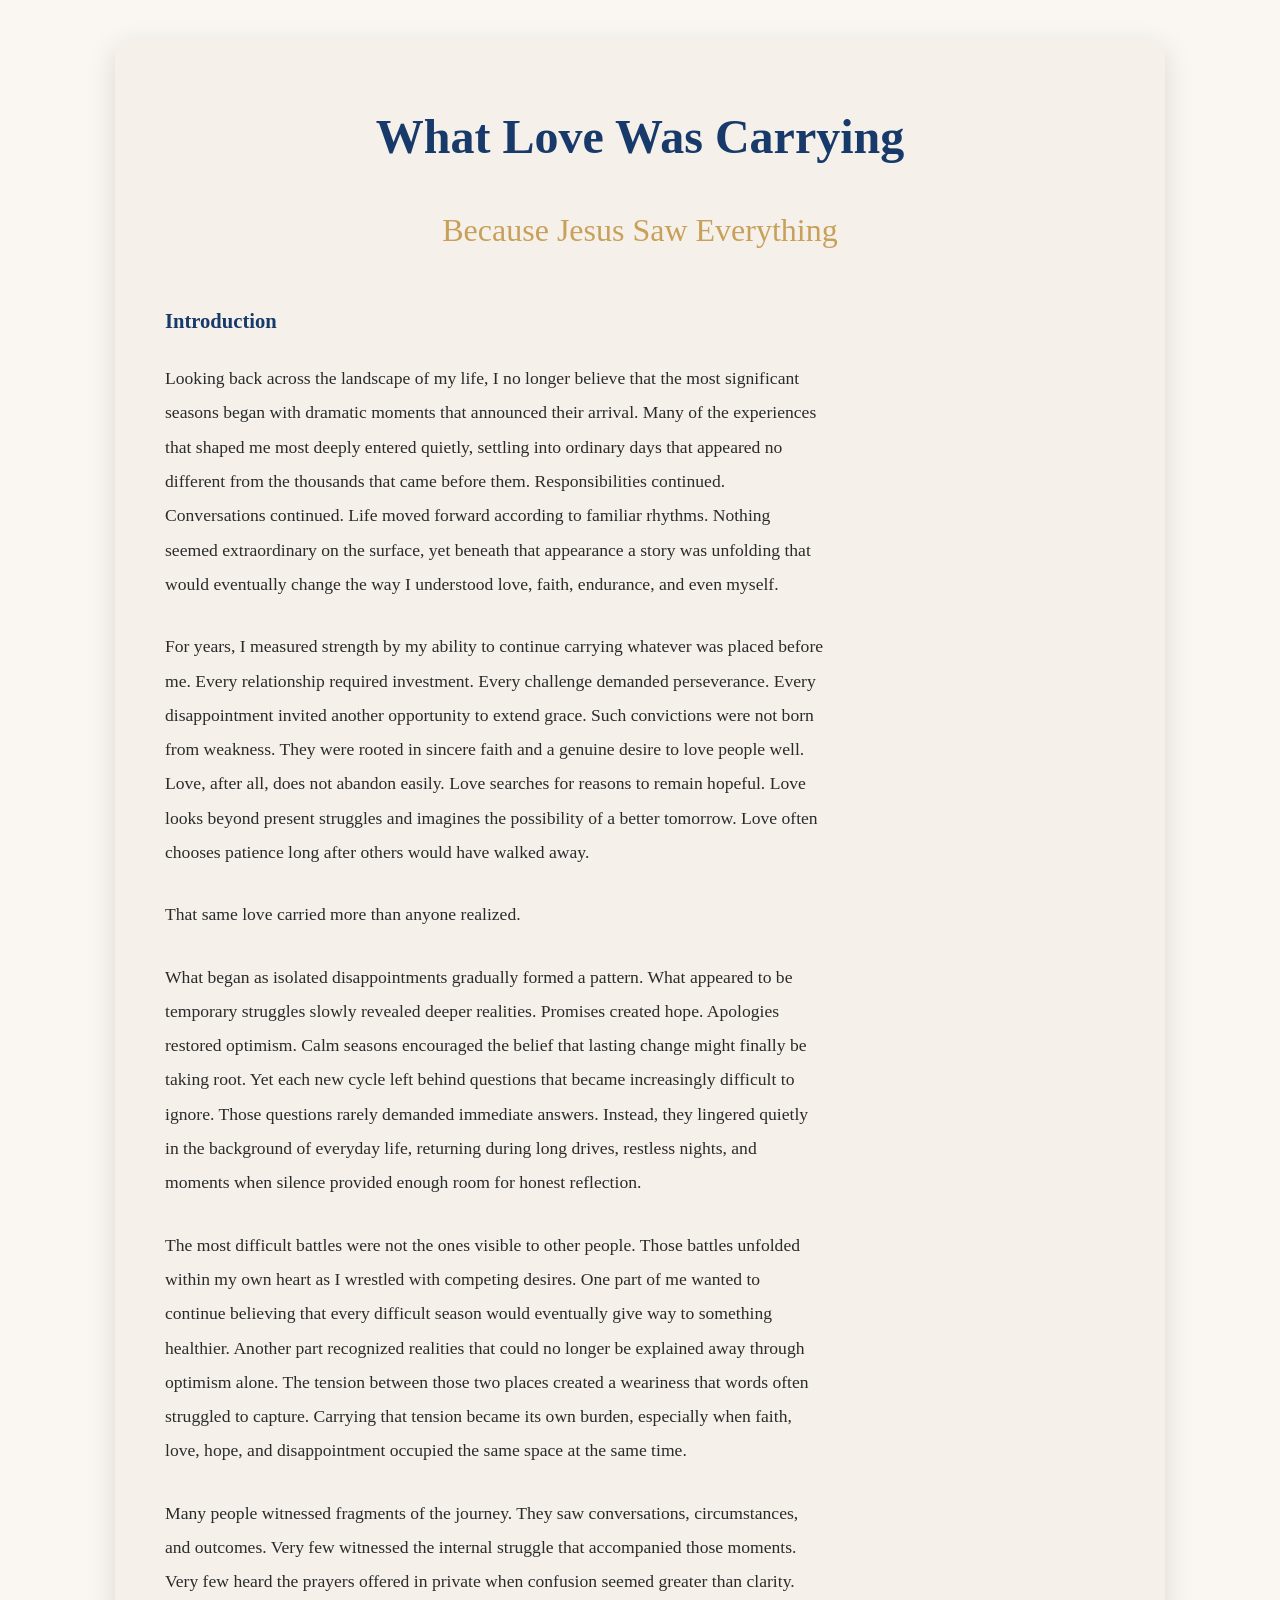
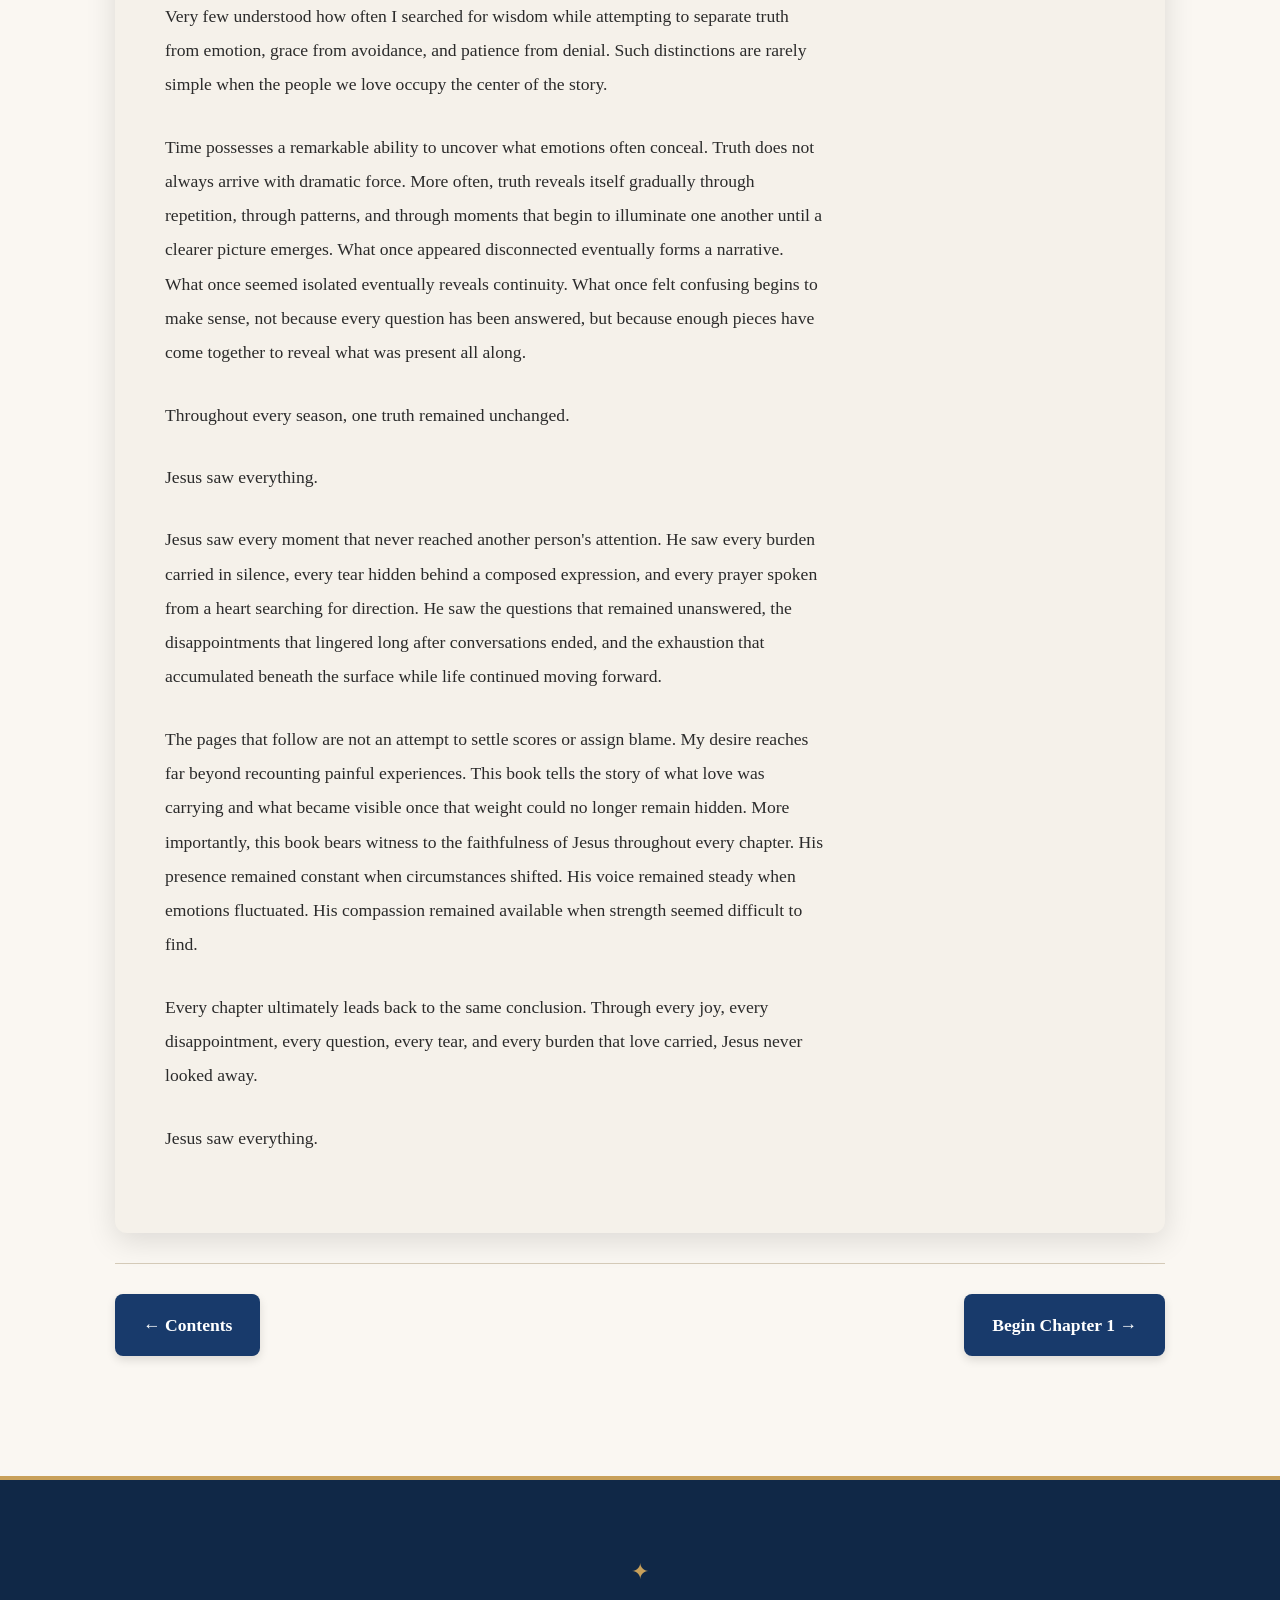
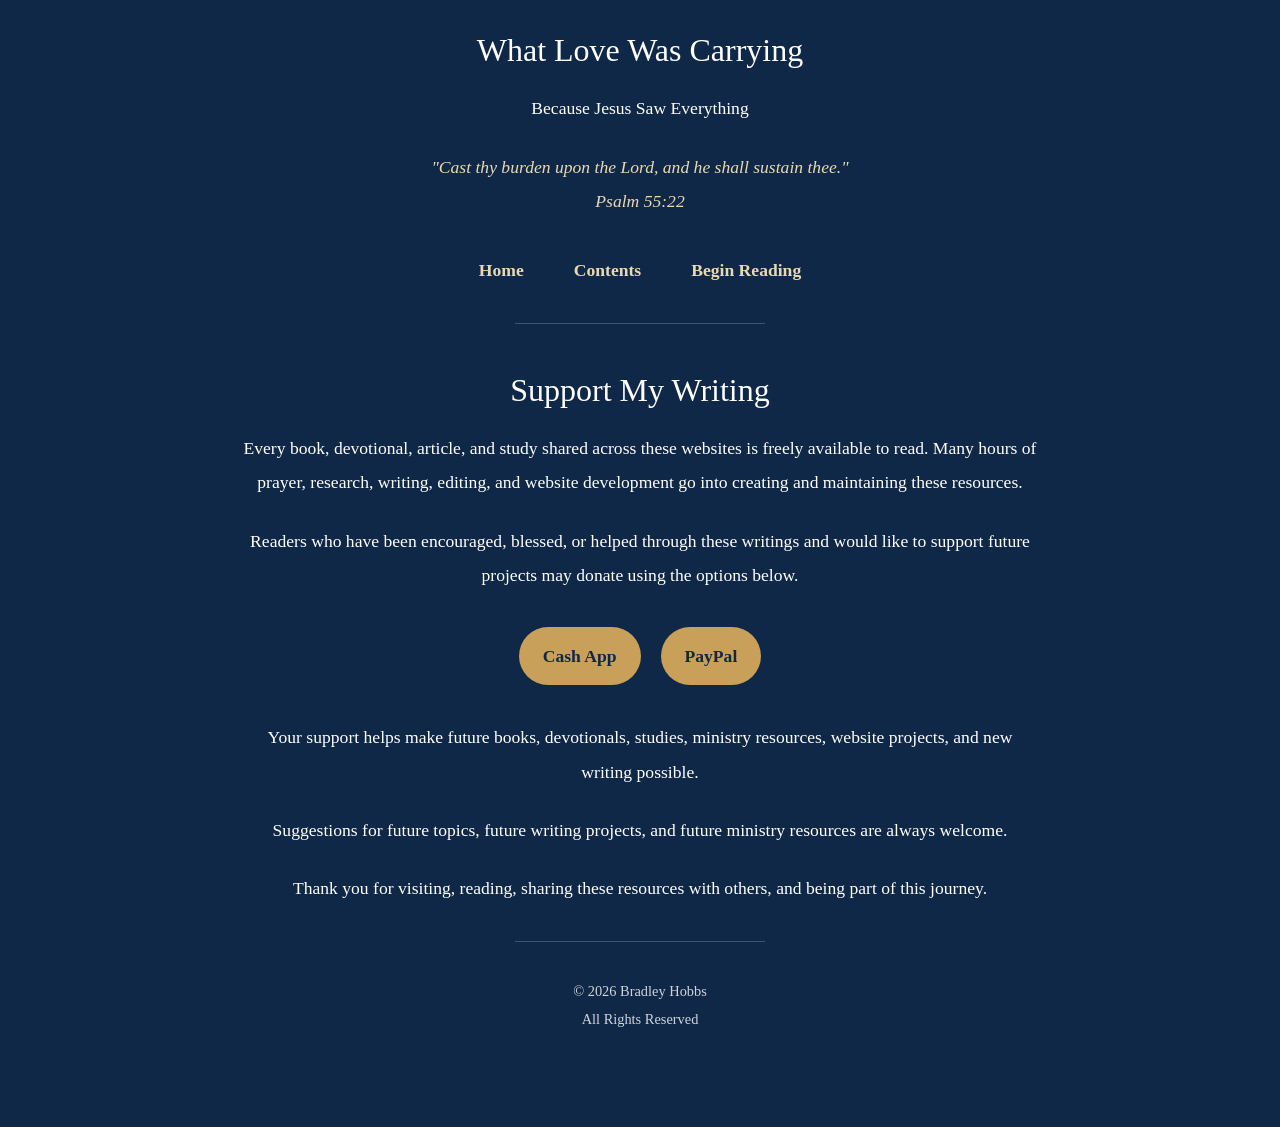
<file: intro.html>
<!DOCTYPE html>
<html lang="en">

<head>

<meta charset="UTF-8">

<meta
name="viewport"
content="width=device-width, initial-scale=1.0">

<title>
What Love Was Carrying | Introduction
</title>

<meta
name="description"
content="Introduction to What Love Was Carrying: Because Jesus Saw Everything by Bradley Hobbs.">

<link
rel="stylesheet"
href="style.css">

</head>

<body>

<main class="chapter-container">

<section class="chapter-content">

<h1>
What Love Was Carrying
</h1>

<h2>
Because Jesus Saw Everything
</h2>

<h3>
Introduction
</h3>

<p>
Looking back across the landscape of my life, I no longer believe that the most significant seasons began with dramatic moments that announced their arrival. Many of the experiences that shaped me most deeply entered quietly, settling into ordinary days that appeared no different from the thousands that came before them. Responsibilities continued. Conversations continued. Life moved forward according to familiar rhythms. Nothing seemed extraordinary on the surface, yet beneath that appearance a story was unfolding that would eventually change the way I understood love, faith, endurance, and even myself.
</p>

<p>
For years, I measured strength by my ability to continue carrying whatever was placed before me. Every relationship required investment. Every challenge demanded perseverance. Every disappointment invited another opportunity to extend grace. Such convictions were not born from weakness. They were rooted in sincere faith and a genuine desire to love people well. Love, after all, does not abandon easily. Love searches for reasons to remain hopeful. Love looks beyond present struggles and imagines the possibility of a better tomorrow. Love often chooses patience long after others would have walked away.
</p>

<p>
That same love carried more than anyone realized.
</p>

<p>
What began as isolated disappointments gradually formed a pattern. What appeared to be temporary struggles slowly revealed deeper realities. Promises created hope. Apologies restored optimism. Calm seasons encouraged the belief that lasting change might finally be taking root. Yet each new cycle left behind questions that became increasingly difficult to ignore. Those questions rarely demanded immediate answers. Instead, they lingered quietly in the background of everyday life, returning during long drives, restless nights, and moments when silence provided enough room for honest reflection.
</p>

<p>
The most difficult battles were not the ones visible to other people. Those battles unfolded within my own heart as I wrestled with competing desires. One part of me wanted to continue believing that every difficult season would eventually give way to something healthier. Another part recognized realities that could no longer be explained away through optimism alone. The tension between those two places created a weariness that words often struggled to capture. Carrying that tension became its own burden, especially when faith, love, hope, and disappointment occupied the same space at the same time.
</p>

<p>
Many people witnessed fragments of the journey. They saw conversations, circumstances, and outcomes. Very few witnessed the internal struggle that accompanied those moments. Very few heard the prayers offered in private when confusion seemed greater than clarity. Very few understood how often I searched for wisdom while attempting to separate truth from emotion, grace from avoidance, and patience from denial. Such distinctions are rarely simple when the people we love occupy the center of the story.
</p>

<p>
Time possesses a remarkable ability to uncover what emotions often conceal. Truth does not always arrive with dramatic force. More often, truth reveals itself gradually through repetition, through patterns, and through moments that begin to illuminate one another until a clearer picture emerges. What once appeared disconnected eventually forms a narrative. What once seemed isolated eventually reveals continuity. What once felt confusing begins to make sense, not because every question has been answered, but because enough pieces have come together to reveal what was present all along.
</p>

<p>
Throughout every season, one truth remained unchanged.
</p>

<p>
Jesus saw everything.
</p>

<p>
Jesus saw every moment that never reached another person's attention. He saw every burden carried in silence, every tear hidden behind a composed expression, and every prayer spoken from a heart searching for direction. He saw the questions that remained unanswered, the disappointments that lingered long after conversations ended, and the exhaustion that accumulated beneath the surface while life continued moving forward.
</p>

<p>
The pages that follow are not an attempt to settle scores or assign blame. My desire reaches far beyond recounting painful experiences. This book tells the story of what love was carrying and what became visible once that weight could no longer remain hidden. More importantly, this book bears witness to the faithfulness of Jesus throughout every chapter. His presence remained constant when circumstances shifted. His voice remained steady when emotions fluctuated. His compassion remained available when strength seemed difficult to find.
</p>

<p>
Every chapter ultimately leads back to the same conclusion. Through every joy, every disappointment, every question, every tear, and every burden that love carried, Jesus never looked away.
</p>

<p>
Jesus saw everything.
</p>

</section>

<nav class="chapter-navigation">

<a href="contents.html">
← Contents
</a>

<a href="chapter1.html">
Begin Chapter 1 →
</a>

</nav>

</main>

<div id="footer-placeholder"></div>

<script>
fetch("footer.html")
.then(response => response.text())
.then(data => {
document.getElementById("footer-placeholder").innerHTML = data;
});
</script>

</body>

</html>
</file>
<file: style.css>
/* ==================================================
   What Love Was Carrying
   Because Jesus Saw Everything
   style.css
================================================== */
/* ==================================================
   Variables
================================================== */
:root {
  --primary-navy: #183A6B;
  --deep-navy: #102847;
  --gold: #C8A05A;
  --soft-gold: #D9BC7A;
  --light-gold: #E9D9B2;
  --ivory: #FAF7F2;
  --warm-white: #F5F1EA;
  --text-dark: #2B2B2B;
  --text-medium: #555555;
  --border-light: #E4DDD1;
  --border-medium: #D4CAB8;
  --shadow: rgba(0, 0, 0, 0.12);
  --shadow-dark: rgba(0, 0, 0, 0.25);
}
/* ==================================================
   Reset
================================================== */
* {
  margin: 0;
  padding: 0;
  box-sizing: border-box;
}
html {
  scroll-behavior: smooth;
}
body {
  background: var(--ivory);
  color: var(--text-dark);
  font-family: Georgia, "Times New Roman", serif;
  font-size: 1.1rem;
  line-height: 1.95;
}
/* ==================================================
   General Layout
================================================== */
.book-container,
.chapter-container {
  max-width: 1100px;
  margin: 0 auto;
  padding: 40px 25px;
}
.chapter-content,
.book-description,
.contents-preview {
  background: var(--warm-white);
  border-radius: 12px;
  padding: 50px;
  box-shadow: 0 8px 30px var(--shadow);
}
/* ==================================================
   Typography
================================================== */
h1 {
  color: var(--primary-navy);
  text-align: center;
  font-size: 3rem;
  margin-bottom: 15px;
}
h2 {
  color: var(--gold);
  text-align: center;
  font-size: 2rem;
  margin-bottom: 40px;
  font-weight: normal;
}
h3 {
  color: var(--primary-navy);
  margin-bottom: 20px;
}
p {
  margin-bottom: 28px;
  max-width: 75ch;
}
/* ==================================================
   Links
================================================== */
a {
  color: var(--primary-navy);
  text-decoration: none;
  transition: all 0.3s ease;
}
a:hover {
  color: var(--gold);
}
a:focus-visible {
  outline: 3px solid var(--gold);
  outline-offset: 3px;
}
/* ==================================================
   Homepage Banner
================================================== */
.hero-banner {
  text-align: center;
  margin-bottom: 60px;
}

.hero-image {
  width: 100%;
  max-width: 1200px;
  height: auto;
  display: block;
  margin: 0 auto;
  border-radius: 12px;
  box-shadow: 0 12px 35px var(--shadow-dark);
}

.hero-intro {
  margin: 35px auto;
  max-width: 850px;
}
/* ==================================================
   Navigation Buttons
================================================== */
.book-navigation,
.chapter-navigation {
  display: flex;
  justify-content: center;
  align-items: center;
  gap: 20px;
  flex-wrap: wrap;
  margin-top: 30px;
}
.chapter-navigation {
  justify-content: space-between;
  padding-top: 30px;
  border-top: 1px solid var(--border-medium);
}
.book-navigation a,
.chapter-navigation a {
  background: var(--primary-navy);
  color: white;
  padding: 14px 28px;
  border-radius: 8px;
  font-weight: 600;
  box-shadow: 0 4px 10px var(--shadow);
}
.book-navigation a:hover,
.chapter-navigation a:hover {
  background: var(--gold);
  color: white;
}

/* ==================================================
   Book Description & Contents
================================================== */
.book-description {
  margin-bottom: 60px;
}
.contents-preview {
  margin-bottom: 40px;
}
.contents-preview h3 {
  text-align: center;
  font-size: 1.8rem;
  margin-bottom: 30px;
}
.contents-preview ul {
  list-style: none;
  padding: 0;
}
.contents-preview li {
  padding: 12px 0;
  border-bottom: 1px solid var(--border-light);
}
.contents-preview li:last-child {
  border-bottom: none;
}
/* ==================================================
   Images
================================================== */
img {
  max-width: 100%;
  height: auto;
}
.book-cover {
  width: 100%;
  max-width: 450px;
  display: block;
  margin: 0 auto 40px auto;
  border-radius: 12px;
  box-shadow: 0 12px 35px var(--shadow-dark);
}
.book-banner {
  width: 100%;
  display: block;
  border-radius: 12px;
  margin-bottom: 40px;
  box-shadow: 0 12px 35px var(--shadow-dark);
}
/* ==================================================
   Blockquotes
================================================== */
blockquote {
  border-left: 5px solid var(--gold);
  padding-left: 25px;
  margin: 35px 0;
  color: var(--text-medium);
  font-style: italic;
}
/* ==================================================
   Tables
================================================== */
table {
  width: 100%;
  border-collapse: collapse;
  margin: 30px 0;
}
th,
td {
  padding: 14px;
  border: 1px solid var(--border-medium);
}
th {
  background: var(--primary-navy);
  color: white;
}
/* ==================================================
   Selection
================================================== */
::selection {
  background: var(--gold);
  color: white;
}
::-moz-selection {
  background: var(--gold);
  color: white;
}
/* ==================================================
   Footer
================================================== */
footer {
  background: var(--deep-navy);
  color: white;
  text-align: center;
  padding: 70px 25px;
  margin-top: 80px;
  border-top: 4px solid var(--gold);
}
.footer-content{
max-width:800px;
margin:0 auto;
text-align:center;
}
.footer-content::before {
  content: "✦";
  display: block;
  color: var(--gold);
  font-size: 1.4rem;
  margin-bottom: 25px;
}
footer h3 {
  color: white;
  font-size: 2rem;
  margin-bottom: 10px;
  font-weight: normal;
}
footer nav {
  margin: 35px 0;
}
footer nav a,
.footer-links a{
  color: var(--light-gold);
  text-decoration:none;
  margin:0 15px;
  font-weight:600;
}

footer nav a:hover,
.footer-links a:hover{
  color:#ffffff;
}

.footer-links{
display:flex;
justify-content:center;
align-items:center;
gap:30px;
flex-wrap:wrap;
margin:35px 0;
}

.footer-scripture {
  color: var(--light-gold);
  font-style: italic;
  margin-top: 20px;
  margin-bottom: 20px;
}
.footer-divider {
  border: none;
  height: 1px;
  background: rgba(255,255,255,0.2);
  max-width: 250px;
  margin: 35px auto;
}
.copyright {
  margin-top: 30px;
  font-size: 0.9rem;
  opacity: 0.8;
}

.footer-links,
.donation-buttons{
display:flex;
justify-content:center;
align-items:center;
gap:20px;
flex-wrap:wrap;
margin:35px 0;
}

.donate-btn{
display:inline-block;
padding:12px 24px;
background:var(--gold);
color:var(--deep-navy);
text-decoration:none;
font-weight:600;
border-radius:30px;
}

.donate-btn:hover{
background:var(--light-gold);
color:var(--deep-navy);
}

footer p{
max-width:850px;
margin:0 auto 24px;
text-align:center;
}

.footer-scripture{
text-align:center;
}

.copyright{
text-align:center;
}
/* ==================================================
   Responsive Design
================================================== */
@media (max-width: 768px) {
  body {
    font-size: 1rem;
  }
  .book-container,
  .chapter-container {
    padding: 20px 15px;
  }
  .chapter-content,
  .book-description,
  .contents-preview {
    padding: 30px;
  }
  h1 {
    font-size: 2.2rem;
  }
  h2 {
    font-size: 1.5rem;
  }
  .chapter-navigation {
    flex-direction: column;
    gap: 15px;
  }
  .chapter-navigation a {
    width: 100%;
    text-align: center;
  }
}
@media (max-width: 480px) {
  h1 {
    font-size: 1.9rem;
  }
  h2 {
    font-size: 1.25rem;
  }
  .book-navigation,
  .chapter-navigation {
    flex-direction: column;
    gap: 15px;
  }
  .book-navigation a,
  .chapter-navigation a {
    width: 100%;
    text-align: center;
  }
  .chapter-content,
  .book-description,
  .contents-preview {
    padding: 25px;
  }
  footer nav a {
    display: block;
    margin: 10px 0;
  }
}
@media (min-width: 1400px) {
  .book-container,
  .chapter-container {
    max-width: 1200px;
  }
}
@media (prefers-reduced-motion: reduce) {
  * {
    animation: none !important;
    transition: none !important;
    scroll-behavior: auto !important;
  }
}
</file>
